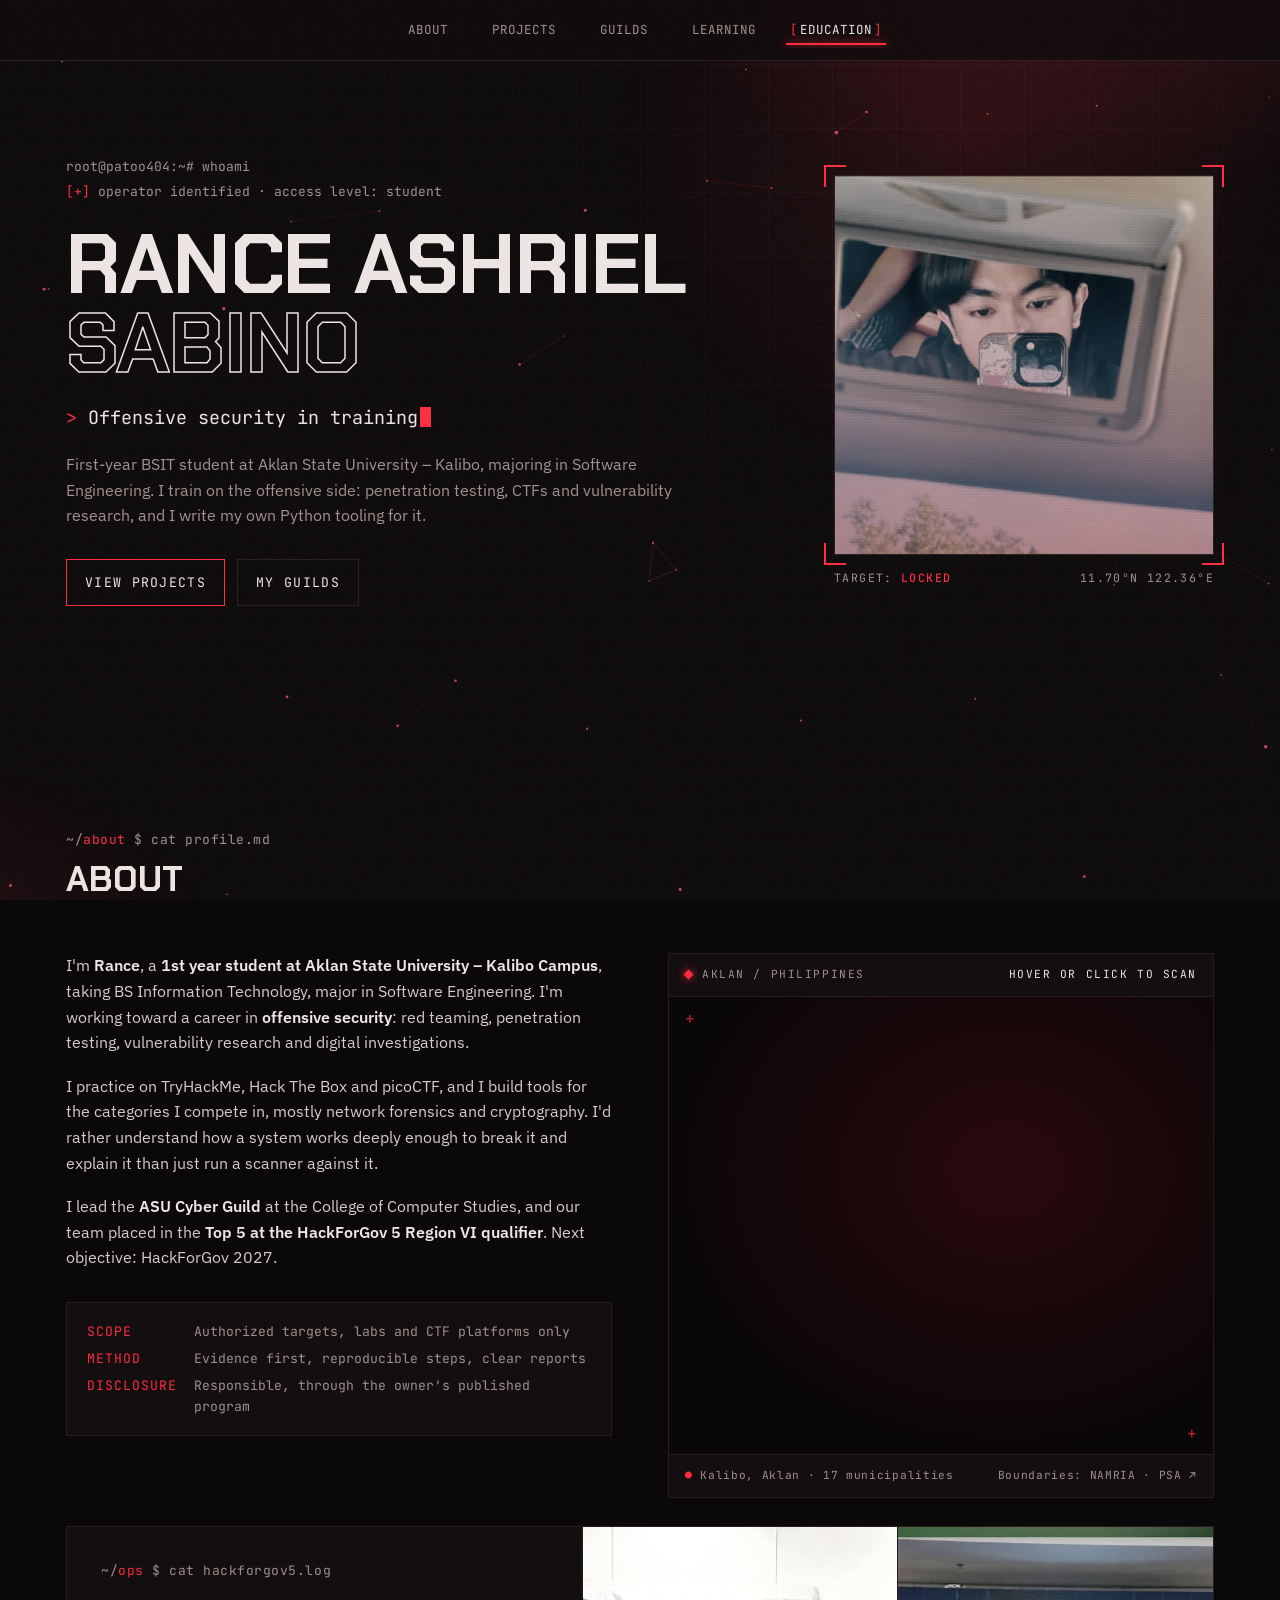
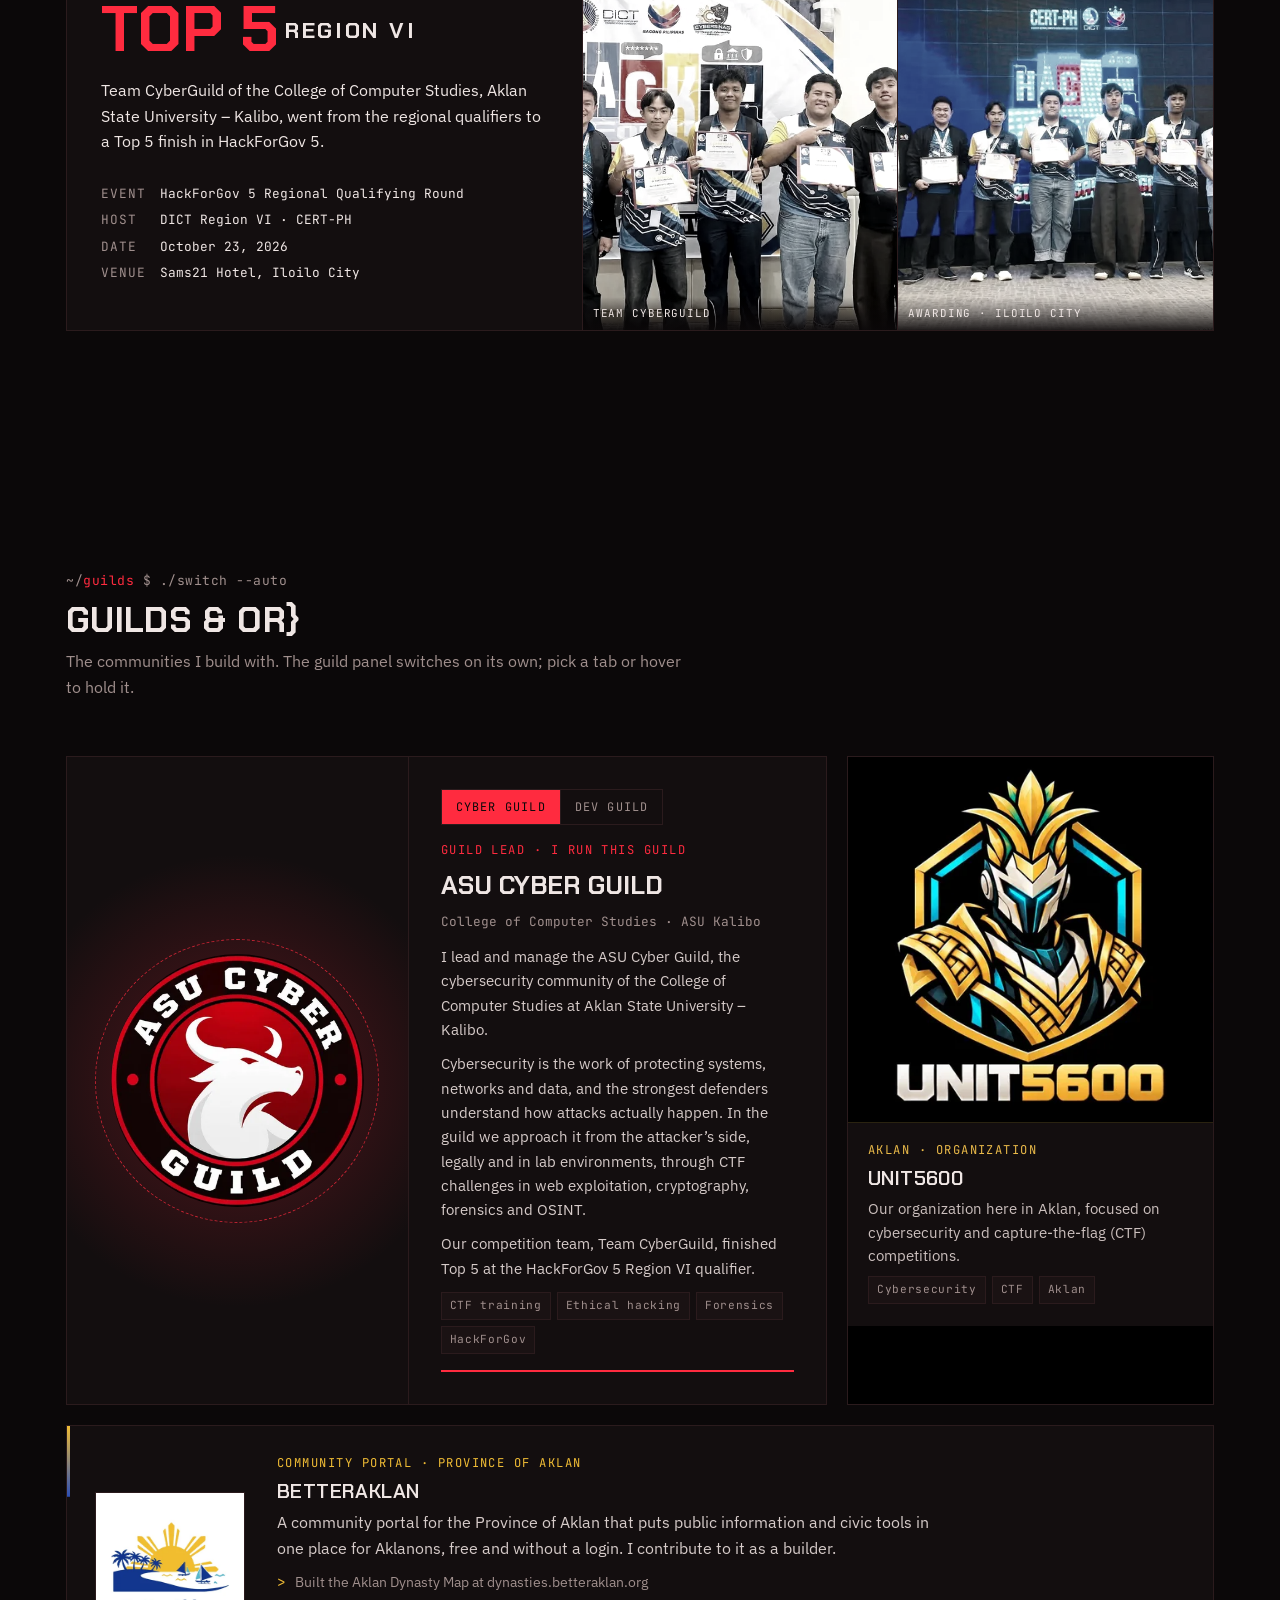
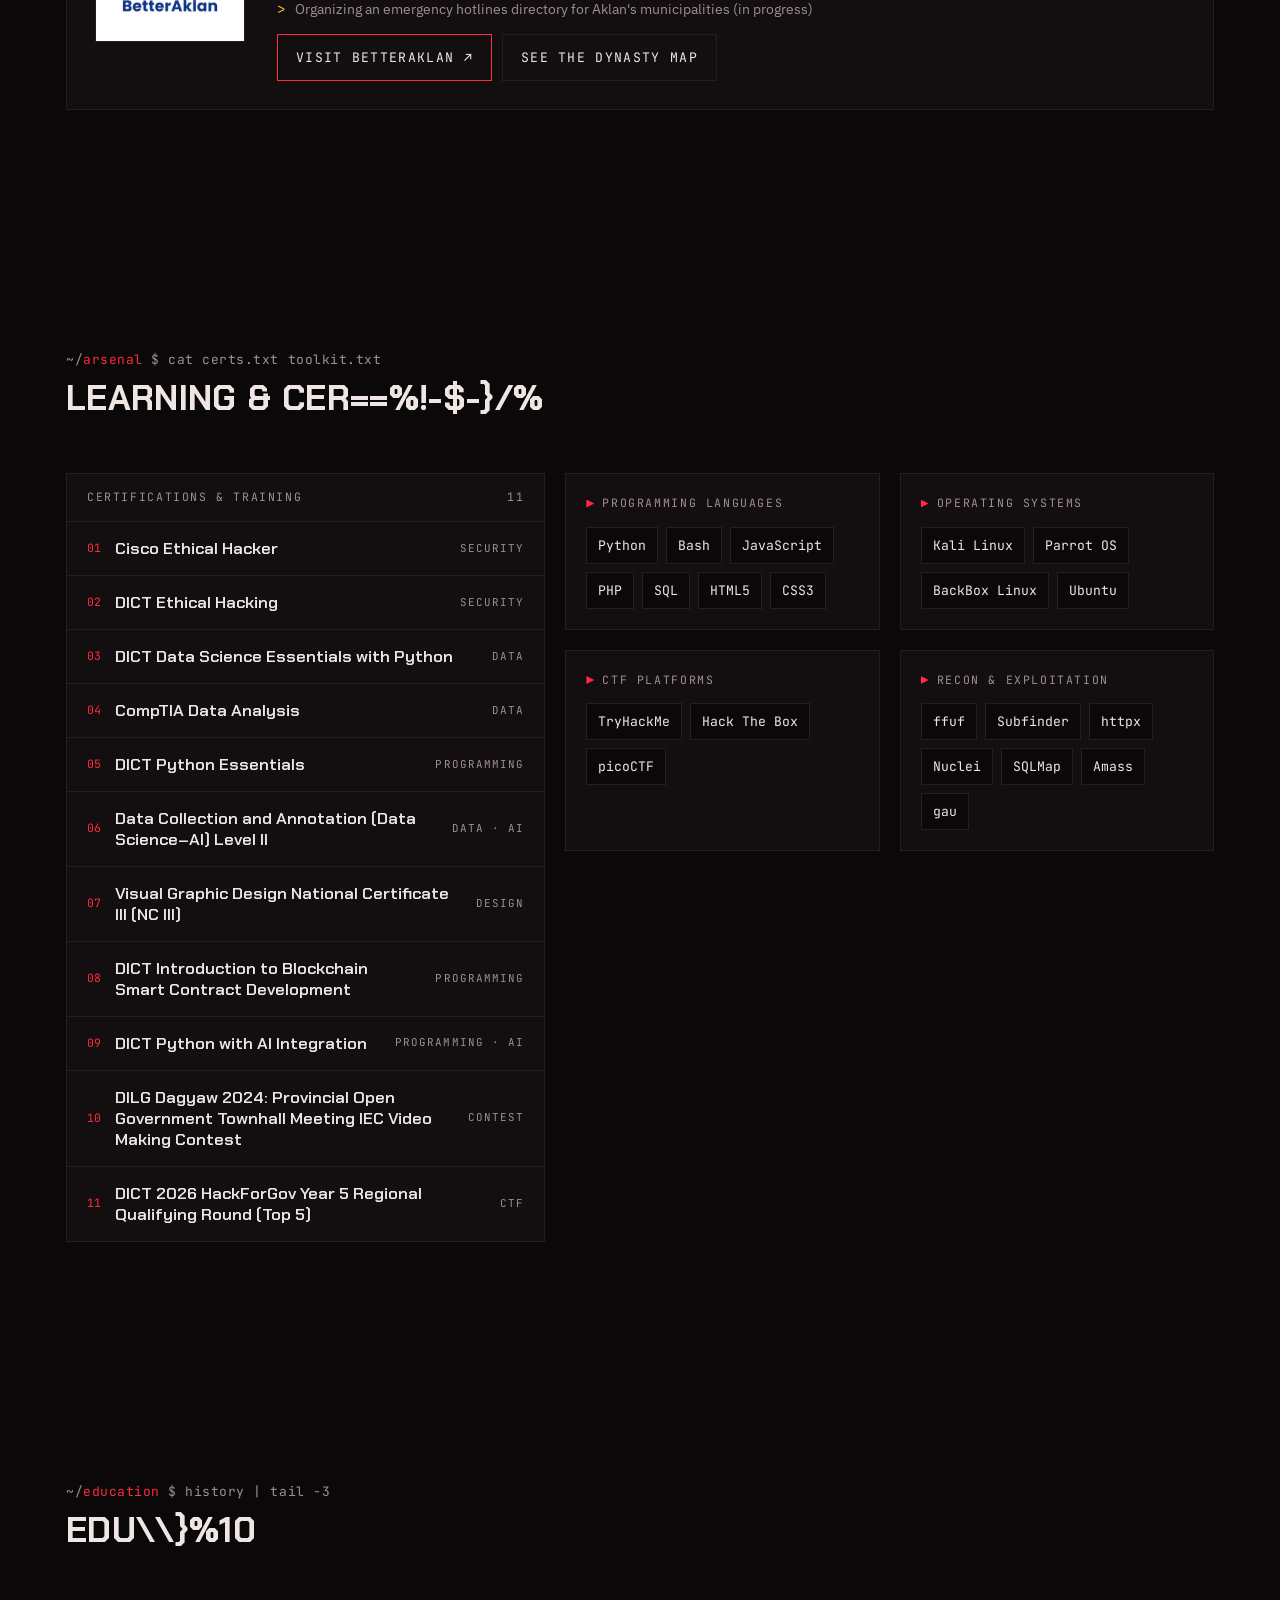
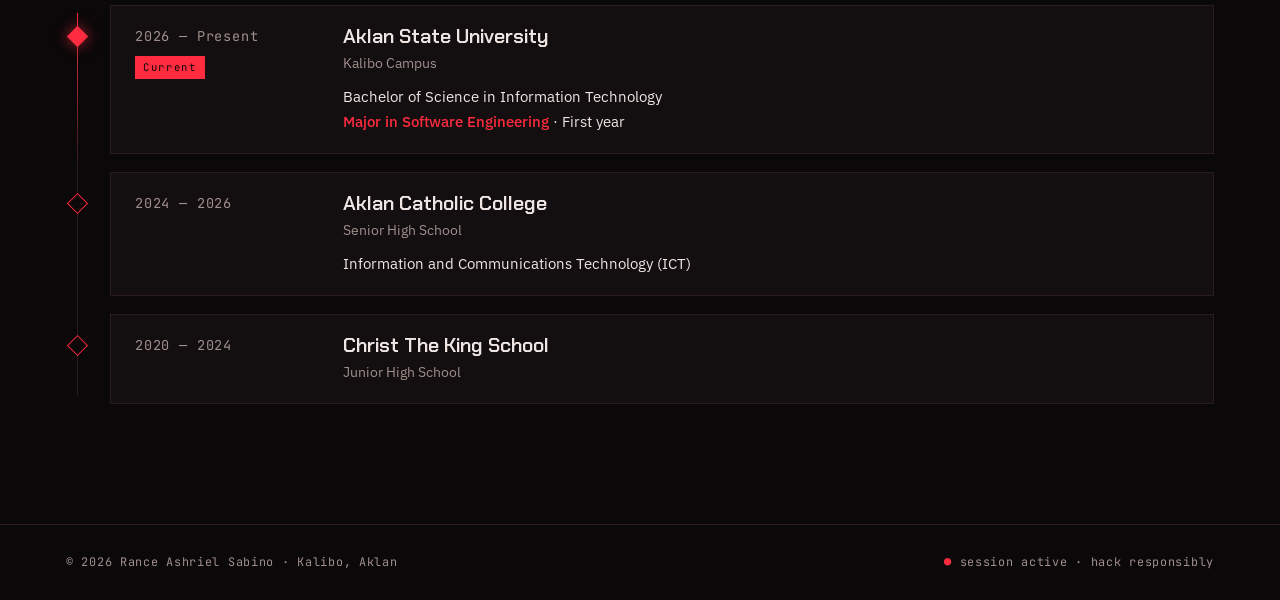
<file: index.html>
<!doctype html>
<html lang="en">
<head>
<meta charset="utf-8">
<meta name="viewport" content="width=device-width, initial-scale=1, viewport-fit=cover">
<title>Rance Sabino Portfolio</title>
<meta name="description" content="Portfolio of Rance Ashriel Sabino, 1st year BSIT student at Aklan State University – Kalibo Campus focused on offensive security, CTFs and building security tools.">
<meta name="theme-color" content="#0b0809">
<meta property="og:title" content="Rance Ashriel Sabino">
<meta property="og:url" content="https://azzzriieell00.github.io/">
<meta property="og:type" content="website">
<meta property="og:description" content="Offensive security in training. Projects, guilds, certifications and education.">
<meta property="og:image" content="https://azzzriieell00.github.io/assets/profile.webp">
<link rel="icon" href="data:image/svg+xml,%3Csvg xmlns='http://www.w3.org/2000/svg' viewBox='0 0 32 32'%3E%3Crect width='32' height='32' fill='%230b0809'/%3E%3Cpath d='M6 9l8 7-8 7' fill='none' stroke='%23ff2b3f' stroke-width='3'/%3E%3Crect x='16' y='21' width='10' height='3' fill='%23ff2b3f'/%3E%3C/svg%3E">
<link rel="preconnect" href="https://fonts.googleapis.com">
<link rel="preconnect" href="https://fonts.gstatic.com" crossorigin>
<link rel="stylesheet" href="https://fonts.googleapis.com/css2?family=Chakra+Petch:wght@500;600;700&family=IBM+Plex+Sans:wght@400;500;600&family=JetBrains+Mono:wght@400;500;700&display=swap">
<style>
/* Layout: operator console. Sticky command bar, two-column hero with a targeted
   operator photo, then stacked sections addressed like files on a box. Single dark theme by choice. */
:root{
  --bg:#0b0809;          /* near-black, red-biased */
  --surface:#130e0f;
  --surface-2:#1a1213;
  --line:#2b1b1d;
  --fg:#efe6e4;
  --muted:#a08f8d;
  --red:#ff2b3f;         /* engagement red */
  --red-deep:#7d0d18;
  --ice:#8ff6ff;         /* only used for chromatic split */
  --guild:var(--red);
  --f-display:"Chakra Petch","Rajdhani","Arial Narrow",system-ui,sans-serif;
  --f-body:"IBM Plex Sans",system-ui,-apple-system,"Segoe UI",sans-serif;
  --f-mono:"JetBrains Mono",ui-monospace,"SFMono-Regular",Consolas,monospace;
  --step--1:.8125rem; --step-0:1rem; --step-1:1.25rem; --step-2:1.6rem; --step-3:2.2rem; --step-4:clamp(2.5rem,7vw,5.2rem);
  color-scheme:dark;
}
*{box-sizing:border-box}
html{scroll-behavior:smooth;background:var(--bg)}
body{margin:0;background:var(--bg);color:var(--fg);font-family:var(--f-body);font-size:var(--step-0);line-height:1.6;overflow-x:hidden}
body::before{content:"";position:fixed;inset:0 0 auto;height:env(safe-area-inset-top,0px);z-index:60;background:var(--bg)}
a{color:inherit}
::selection{background:var(--red);color:#0b0809}
:focus-visible{outline:2px solid var(--red);outline-offset:3px}
img{max-width:100%;display:block}

/* ---------- atmosphere ---------- */
.fx{position:fixed;inset:0;pointer-events:none;z-index:0}
.fx-grid{background:
  linear-gradient(var(--line) 1px,transparent 1px) 0 0/64px 64px,
  linear-gradient(90deg,var(--line) 1px,transparent 1px) 0 0/64px 64px;
  opacity:.35;mask-image:radial-gradient(ellipse at 70% 10%,#000 0%,transparent 70%);-webkit-mask-image:radial-gradient(ellipse at 70% 10%,#000 0%,transparent 70%)}
.fx-glow{background:radial-gradient(800px 500px at 85% -10%,rgba(255,43,63,.16),transparent 60%),radial-gradient(600px 400px at -10% 110%,rgba(125,13,24,.25),transparent 60%)}
.fx-scan{z-index:70;background:repeating-linear-gradient(to bottom,rgba(255,255,255,.035) 0 1px,transparent 1px 3px);mix-blend-mode:overlay}
.fx-noise{z-index:71;opacity:.06;background-image:url("data:image/svg+xml;utf8,<svg xmlns='http://www.w3.org/2000/svg' width='160' height='160'><filter id='n'><feTurbulence type='fractalNoise' baseFrequency='.9' numOctaves='2' stitchTiles='stitch'/></filter><rect width='100%' height='100%' filter='url(%23n)'/></svg>");animation:grain .6s steps(4) infinite}
@keyframes grain{0%{transform:translate(0,0)}25%{transform:translate(-3%,2%)}50%{transform:translate(2%,-3%)}75%{transform:translate(-2%,-1%)}100%{transform:translate(0,0)}}
.fx-sweep{z-index:72;height:120px;inset:auto 0 auto 0;top:-120px;background:linear-gradient(to bottom,transparent,rgba(255,43,63,.05),transparent);animation:sweep 7s linear infinite}
@keyframes sweep{to{transform:translateY(calc(100vh + 240px))}}

/* page-wide tear, fired by JS */
.tear{position:fixed;inset:0;pointer-events:none;z-index:80;display:none}
.tear i{position:absolute;left:0;right:0;background:var(--red);mix-blend-mode:screen;opacity:.0}
body.tearing .tear{display:block}
body.tearing .tear i{animation:tearbar .22s steps(3) both}
body.tearing main,body.tearing .bar{animation:jolt .22s steps(3) both}
@keyframes tearbar{0%{opacity:.55;transform:translateX(-8%)}50%{opacity:.25;transform:translateX(6%)}100%{opacity:0;transform:none}}
@keyframes jolt{0%{transform:translate(3px,0) skewX(-1deg);filter:drop-shadow(-3px 0 rgba(255,43,63,.8)) drop-shadow(3px 0 rgba(143,246,255,.5))}
  50%{transform:translate(-4px,1px);filter:hue-rotate(-12deg)}100%{transform:none;filter:none}}

/* ---------- command bar ---------- */
.bar{position:sticky;top:env(safe-area-inset-top,0px);z-index:50;background:rgba(11,8,9,.82);backdrop-filter:blur(10px);-webkit-backdrop-filter:blur(10px);border-bottom:1px solid var(--line)}
.bar-in{max-width:1180px;margin:0 auto;display:flex;align-items:center;gap:20px;min-height:60px;
  padding-left:max(16px,env(safe-area-inset-left,0px));padding-right:max(16px,env(safe-area-inset-right,0px))}
.mark{font-family:var(--f-mono);font-weight:700;font-size:.9rem;letter-spacing:.06em;text-decoration:none;display:flex;align-items:center;gap:10px;white-space:nowrap}
.mark b{color:var(--red)}
.dot{width:8px;height:8px;border-radius:50%;background:var(--red);box-shadow:0 0 0 0 rgba(255,43,63,.6);animation:ping 1.8s infinite}
@keyframes ping{70%{box-shadow:0 0 0 8px rgba(255,43,63,0)}100%{box-shadow:0 0 0 0 rgba(255,43,63,0)}}
.nav{display:flex;gap:4px;overflow-x:auto;scrollbar-width:none;min-width:0}
.nav::-webkit-scrollbar{display:none}
.nav a{font-family:var(--f-mono);font-size:.78rem;letter-spacing:.08em;text-transform:uppercase;text-decoration:none;color:var(--muted);padding:8px 10px;white-space:nowrap;position:relative;transition:color .2s}
.nav a::before{content:"[";opacity:0;color:var(--red);margin-right:2px;transition:opacity .2s}
.nav a::after{content:"]";opacity:0;color:var(--red);margin-left:2px;transition:opacity .2s}
.nav a:hover,.nav a.on{color:var(--fg)}
.nav a:hover::before,.nav a:hover::after,.nav a.on::before,.nav a.on::after{opacity:1}

/* ---------- layout ---------- */
main{position:relative;z-index:1}
.wrap{max-width:1180px;margin:0 auto;padding-left:max(16px,env(safe-area-inset-left,0px));padding-right:max(16px,env(safe-area-inset-right,0px))}
section{padding-block:clamp(64px,10vw,120px)}
.sec-head{display:flex;flex-direction:column;gap:10px;margin-bottom:clamp(32px,5vw,56px)}
.path{font-family:var(--f-mono);font-size:var(--step--1);color:var(--muted);letter-spacing:.04em}
.path em{font-style:normal;color:var(--red)}
h1,h2,h3{font-family:var(--f-display);margin:0;text-wrap:balance;line-height:1.05}
h2{font-size:var(--step-3);font-weight:700;letter-spacing:.01em;text-transform:uppercase}
h3{font-size:var(--step-1);font-weight:600}
p{margin:0}
.lede{color:var(--muted);max-width:62ch}

/* ---------- glitch text ---------- */
.glitch{position:relative;display:inline-block}
.glitch::before,.glitch::after{content:attr(data-text);position:absolute;inset:0;pointer-events:none;opacity:0}
.glitch::before{color:var(--red);transform:translate(-3px,0);clip-path:inset(0 0 60% 0)}
.glitch::after{color:var(--ice);transform:translate(3px,0);clip-path:inset(55% 0 0 0);mix-blend-mode:screen}
.glitch.idle::before{animation:gA 4.2s infinite steps(1)}
.glitch.idle::after{animation:gB 4.2s infinite steps(1)}
.glitch.burst::before{animation:gBurstA .42s steps(1) both}
.glitch.burst::after{animation:gBurstB .42s steps(1) both}
.glitch.burst{animation:gShift .42s steps(1) both}
@keyframes gA{0%,88%,100%{opacity:0}89%{opacity:1;clip-path:inset(10% 0 70% 0);transform:translate(-4px,0)}91%{opacity:1;clip-path:inset(62% 0 8% 0);transform:translate(5px,0)}93%{opacity:1;clip-path:inset(35% 0 40% 0);transform:translate(-2px,0)}95%{opacity:0}}
@keyframes gB{0%,88%,100%{opacity:0}90%{opacity:.9;clip-path:inset(70% 0 5% 0);transform:translate(4px,0)}92%{opacity:.9;clip-path:inset(5% 0 75% 0);transform:translate(-5px,0)}94%{opacity:.9;clip-path:inset(45% 0 30% 0);transform:translate(3px,0)}96%{opacity:0}}
@keyframes gBurstA{0%{opacity:1;clip-path:inset(0 0 80% 0);transform:translate(-6px,0)}20%{clip-path:inset(40% 0 35% 0);transform:translate(7px,0)}40%{clip-path:inset(75% 0 2% 0);transform:translate(-3px,0)}60%{clip-path:inset(15% 0 55% 0);transform:translate(5px,0)}80%{clip-path:inset(55% 0 25% 0);transform:translate(-8px,0)}100%{opacity:0}}
@keyframes gBurstB{0%{opacity:.9;clip-path:inset(70% 0 0 0);transform:translate(6px,0)}25%{clip-path:inset(10% 0 70% 0);transform:translate(-7px,0)}50%{clip-path:inset(48% 0 30% 0);transform:translate(4px,0)}75%{clip-path:inset(25% 0 50% 0);transform:translate(-4px,0)}100%{opacity:0}}
@keyframes gShift{0%{transform:skewX(0)}20%{transform:skewX(-6deg) translateX(2px)}40%{transform:skewX(4deg)}60%{transform:translateX(-3px)}100%{transform:none}}

/* ---------- hero ---------- */
.hero{padding-block:clamp(48px,8vw,96px) clamp(56px,9vw,104px)}
.hero-grid{display:grid;grid-template-columns:minmax(0,1.25fr) minmax(0,.75fr);gap:clamp(32px,6vw,72px);align-items:center}
.term{font-family:var(--f-mono);font-size:var(--step--1);color:var(--muted);display:flex;flex-direction:column;gap:4px;margin-bottom:22px}
.term .ok{color:var(--red)}
.name{font-size:var(--step-4);font-weight:700;letter-spacing:-.01em;text-transform:uppercase;line-height:.95}
.name .glitch{display:block}
.name .thin{color:transparent;-webkit-text-stroke:1.5px var(--fg)}
.role{margin-top:20px;font-family:var(--f-mono);font-size:clamp(.95rem,2.2vw,1.15rem);color:var(--fg);min-height:1.7em}
.role .pfx{color:var(--red)}
.caret{display:inline-block;width:.6em;height:1.1em;vertical-align:-.18em;background:var(--red);margin-left:2px;animation:blink 1s steps(1) infinite}
@keyframes blink{50%{opacity:0}}
.hero p.lede{margin-top:18px}
.cta{display:flex;flex-wrap:wrap;gap:12px;margin-top:30px}
.btn{font-family:var(--f-mono);font-size:.82rem;letter-spacing:.1em;text-transform:uppercase;text-decoration:none;padding:12px 18px;border:1px solid var(--red);color:var(--fg);position:relative;overflow:hidden;transition:color .25s,box-shadow .25s,translate .25s cubic-bezier(.2,.8,.2,1);isolation:isolate}
.btn::before{content:"";position:absolute;inset:0;background:var(--red);transform:translateX(-101%);transition:transform .3s cubic-bezier(.7,0,.2,1);z-index:-1}
.btn:hover{color:#0b0809;box-shadow:-3px 0 0 rgba(143,246,255,.6),3px 0 0 rgba(255,43,63,.6)}
.btn:hover::before{transform:none}
.btn.ghost{border-color:var(--line)}
.btn.ghost:hover{border-color:var(--red)}

/* operator photo */
.op{position:relative;justify-self:end;width:min(380px,100%)}
.frame{position:relative;aspect-ratio:1;max-width:100%;overflow:hidden;background:var(--surface);border:1px solid var(--line)}
.frame .layer{position:absolute;inset:0;background:var(--src) center/cover no-repeat}
.frame .base{filter:grayscale(.55) contrast(1.1) brightness(.9);transition:filter .35s}
.frame .tint{background:linear-gradient(180deg,rgba(255,43,63,.05),rgba(125,13,24,.45));mix-blend-mode:multiply}
.frame .r,.frame .c{opacity:0;mix-blend-mode:screen}
.frame .r{filter:sepia(1) saturate(8) hue-rotate(-40deg) brightness(.9)}
.frame .c{filter:sepia(1) saturate(5) hue-rotate(140deg) brightness(.9)}
.op:hover .base,.op.burst .base{filter:grayscale(0) contrast(1.15)}
.op:hover .r,.op.burst .r{animation:sliceR .9s steps(1) infinite}
.op:hover .c,.op.burst .c{animation:sliceC .9s steps(1) infinite}
@keyframes sliceR{0%{opacity:.8;clip-path:inset(8% 0 78% 0);transform:translate(-10px,0)}20%{clip-path:inset(40% 0 44% 0);transform:translate(12px,0)}40%{clip-path:inset(66% 0 20% 0);transform:translate(-6px,0)}60%{clip-path:inset(22% 0 62% 0);transform:translate(8px,0)}80%{clip-path:inset(84% 0 4% 0);transform:translate(-12px,0)}100%{opacity:0}}
@keyframes sliceC{0%{opacity:.6;clip-path:inset(52% 0 34% 0);transform:translate(9px,0)}25%{clip-path:inset(12% 0 74% 0);transform:translate(-11px,0)}50%{clip-path:inset(74% 0 12% 0);transform:translate(6px,0)}75%{clip-path:inset(30% 0 56% 0);transform:translate(-7px,0)}100%{opacity:0}}
.frame-wrap{position:relative}
.reticle{position:absolute;inset:-10px;pointer-events:none}
.reticle i{position:absolute;width:22px;height:22px;border-color:var(--red);border-style:solid;transition:transform .35s cubic-bezier(.7,0,.2,1)}
.reticle i:nth-child(1){top:0;left:0;border-width:2px 0 0 2px}
.reticle i:nth-child(2){top:0;right:0;border-width:2px 2px 0 0}
.reticle i:nth-child(3){bottom:0;left:0;border-width:0 0 2px 2px}
.reticle i:nth-child(4){bottom:0;right:0;border-width:0 2px 2px 0}
.op:hover .reticle i:nth-child(1){transform:translate(12px,12px)}
.op:hover .reticle i:nth-child(2){transform:translate(-12px,12px)}
.op:hover .reticle i:nth-child(3){transform:translate(12px,-12px)}
.op:hover .reticle i:nth-child(4){transform:translate(-12px,-12px)}
.cross{position:absolute;left:50%;top:50%;width:46px;height:46px;transform:translate(-50%,-50%) scale(.6);border:1px solid var(--red);border-radius:50%;opacity:0;transition:.35s}
.cross::before,.cross::after{content:"";position:absolute;background:var(--red)}
.cross::before{left:50%;top:-10px;bottom:-10px;width:1px}
.cross::after{top:50%;left:-10px;right:-10px;height:1px}
.op:hover .cross{opacity:.85;transform:translate(-50%,-50%) scale(1)}
.op-tag{display:flex;justify-content:space-between;gap:12px;margin-top:14px;font-family:var(--f-mono);font-size:.72rem;letter-spacing:.12em;text-transform:uppercase;color:var(--muted)}
.op-tag b{color:var(--red);font-weight:500}

/* ---------- about ---------- */
.about-grid{display:grid;grid-template-columns:minmax(0,1fr) minmax(0,1fr);gap:clamp(28px,5vw,56px);align-items:start}
.about-copy{display:flex;flex-direction:column;gap:18px;max-width:62ch}
.about-copy p{color:#d6cbc9}
.about-copy strong{color:var(--fg);font-weight:600}
.roe{border:1px solid var(--line);background:var(--surface);padding:18px 20px;font-family:var(--f-mono);font-size:.82rem;display:grid;grid-template-columns:auto 1fr;gap:6px 16px}
.roe dt{color:var(--red);letter-spacing:.08em;text-transform:uppercase}
.roe dd{margin:0;color:var(--muted)}
.base-card{border:1px solid var(--line);background:var(--surface)}
.base-card .hd,.base-card .ft{display:flex;justify-content:space-between;gap:12px;padding:12px 16px;font-family:var(--f-mono);font-size:.7rem;letter-spacing:.14em;text-transform:uppercase;color:var(--muted)}
.base-card .hd{border-bottom:1px solid var(--line)}
.base-card .ft{border-top:1px solid var(--line);letter-spacing:.06em;text-transform:none}
.base-card .ft b{color:var(--red);font-weight:500}
.base-card img{width:100%;height:auto;transition:filter .4s}
.base-card:hover img{filter:saturate(1.4) brightness(1.1)}

/* ---------- cards (projects) ---------- */
.cards{display:grid;grid-template-columns:repeat(3,minmax(0,1fr));gap:20px}
.card{position:relative;border:1px solid var(--line);background:var(--surface);padding:24px;display:flex;flex-direction:column;gap:14px;overflow:hidden;transition:transform .3s cubic-bezier(.2,.8,.2,1),border-color .3s,box-shadow .3s}
.card::after{content:"";position:absolute;left:0;right:0;top:-40%;height:40%;background:linear-gradient(to bottom,transparent,rgba(255,43,63,.12),transparent);transform:translateY(0);opacity:0;pointer-events:none}
.card:hover{border-color:var(--red);box-shadow:-4px 4px 0 rgba(143,246,255,.12),4px -4px 0 rgba(255,43,63,.18),0 24px 40px -20px rgba(255,43,63,.35)}
.card:hover::after{opacity:1;animation:cardscan 1.1s linear infinite}
@keyframes cardscan{to{transform:translateY(350%)}}
.card .corner{position:absolute;width:14px;height:14px;border-color:var(--red);border-style:solid;opacity:0;transition:.3s}
.card .corner.tl{top:8px;left:8px;border-width:1px 0 0 1px}
.card .corner.br{bottom:8px;right:8px;border-width:0 1px 1px 0}
.card:hover .corner{opacity:1}
.card:hover .corner.tl{top:5px;left:5px}
.card:hover .corner.br{bottom:5px;right:5px}
.card-top{display:flex;justify-content:space-between;align-items:center;gap:10px;font-family:var(--f-mono);font-size:.72rem;letter-spacing:.1em;text-transform:uppercase;color:var(--muted)}
.status{display:inline-flex;align-items:center;gap:6px;padding:3px 8px;border:1px solid var(--line);white-space:nowrap}
.status::before{content:"";width:6px;height:6px;border-radius:50%;background:currentColor}
.status.live{color:var(--red);border-color:rgba(255,43,63,.4)}
.status.dev{color:#e7b14a;border-color:rgba(231,177,74,.35)}
.card h3{font-family:var(--f-mono);font-size:1.05rem;font-weight:700;letter-spacing:.02em;word-break:break-word}
.card:hover h3{text-shadow:-2px 0 rgba(255,43,63,.8),2px 0 rgba(143,246,255,.5)}
.card p{color:#cbbfbd;font-size:.95rem}
.card ul{margin:0;padding:0;list-style:none;display:flex;flex-direction:column;gap:6px;font-size:.88rem;color:var(--muted)}
.card li{padding-left:18px;position:relative}
.card li::before{content:">";position:absolute;left:0;color:var(--red);font-family:var(--f-mono)}
.tags{display:flex;flex-wrap:wrap;gap:6px;margin-top:auto;padding-top:6px}
.tag{font-family:var(--f-mono);font-size:.7rem;letter-spacing:.06em;padding:4px 8px;background:var(--surface-2);color:var(--muted);border:1px solid var(--line)}

/* ---------- field record ---------- */
.record{margin-top:28px;display:grid;grid-template-columns:minmax(0,.9fr) minmax(0,1.1fr);border:1px solid var(--line);background:var(--surface)}
.record-copy{padding:clamp(22px,3vw,34px);display:flex;flex-direction:column;gap:16px;border-right:1px solid var(--line)}
.rank{font-family:var(--f-display);font-size:clamp(2.6rem,6vw,4rem);font-weight:700;line-height:1;color:var(--red)}
.rank small{font-size:.35em;color:var(--fg);letter-spacing:.12em;margin-left:6px;vertical-align:.6em}
.meta{display:grid;grid-template-columns:auto 1fr;gap:6px 14px;font-family:var(--f-mono);font-size:.8rem}
.meta dt{color:var(--muted);text-transform:uppercase;letter-spacing:.08em}
.meta dd{margin:0}
.shots{display:grid;grid-template-columns:1fr 1fr;gap:1px;background:var(--line)}
.shot{position:relative;overflow:hidden;background:var(--bg);margin:0}
.shot img{width:100%;height:100%;object-fit:cover;aspect-ratio:4/3;filter:grayscale(.7) contrast(1.05);transition:filter .4s,transform .6s}
.shot:hover img{filter:none;transform:scale(1.04)}
.shot figcaption{position:absolute;left:0;bottom:0;right:0;padding:8px 10px;font-family:var(--f-mono);font-size:.68rem;letter-spacing:.08em;text-transform:uppercase;background:linear-gradient(transparent,rgba(11,8,9,.9))}

/* ---------- guild switcher ---------- */
.guilds{display:grid;grid-template-columns:minmax(0,1.35fr) minmax(0,.65fr);gap:20px}
.switcher{border:1px solid var(--line);background:var(--surface);display:grid;grid-template-columns:minmax(0,.9fr) minmax(0,1.1fr);transition:border-color .5s;position:relative}
.switcher:hover{border-color:color-mix(in srgb,var(--guild) 60%,var(--line))}
.stage{position:relative;display:grid;place-items:center;padding:clamp(24px,4vw,40px);border-right:1px solid var(--line);overflow:hidden}
.stage::before{content:"";position:absolute;inset:0;background:radial-gradient(circle at 50% 50%,color-mix(in srgb,var(--guild) 28%,transparent),transparent 62%);transition:background .6s}
.logo{position:relative;width:min(260px,100%);aspect-ratio:1;max-width:100%}
.logo .ring{position:absolute;inset:-12px;border-radius:50%;border:1px dashed color-mix(in srgb,var(--guild) 70%,transparent);animation:spin 18s linear infinite;transition:border-color .6s}
@keyframes spin{to{transform:rotate(360deg)}}
.logo .lyr{position:absolute;inset:0;border-radius:50%;background:var(--src) center/var(--zoom,104%) no-repeat;clip-path:circle(48.6% at 50% 50%)}
.logo .lr,.logo .lc{opacity:0;mix-blend-mode:screen}
.logo .lr{filter:sepia(1) saturate(9) hue-rotate(-40deg)}
.logo .lc{filter:sepia(1) saturate(6) hue-rotate(140deg)}
.logo:hover .lmain{transform:scale(1.04) rotate(-2deg)}
.logo .lmain{transition:transform .5s cubic-bezier(.2,.8,.2,1)}
.switcher.switching .lmain{animation:logoTear .5s steps(1) both}
.switcher.switching .lr{animation:sliceR .5s steps(1) both}
.switcher.switching .lc{animation:sliceC .5s steps(1) both}
@keyframes logoTear{0%{clip-path:polygon(0 0,100% 0,100% 30%,0 30%,0 34%,100% 34%,100% 100%,0 100%);transform:translateX(-8px) skewX(8deg)}
  20%{transform:translateX(10px) scale(1.06);filter:brightness(1.6) contrast(1.4)}
  40%{clip-path:inset(20% 0 0 0);transform:translateX(-4px)}
  60%{clip-path:circle(48.6% at 50% 50%);transform:translateX(6px) skewX(-6deg);filter:invert(1) hue-rotate(180deg)}
  80%{transform:translateX(-2px);filter:none}100%{transform:none;clip-path:circle(48.6% at 50% 50%)}}
.panel{padding:clamp(22px,3vw,32px);display:flex;flex-direction:column;gap:16px;min-width:0}
.tabs{display:flex;gap:0;border:1px solid var(--line);align-self:flex-start;flex-wrap:wrap}
.tab{font-family:var(--f-mono);font-size:.74rem;letter-spacing:.1em;text-transform:uppercase;background:none;border:0;color:var(--muted);padding:9px 14px;cursor:pointer;position:relative}
.tab+.tab{border-left:1px solid var(--line)}
.tab[aria-selected="true"]{color:#0b0809;background:var(--guild)}
.tab:hover:not([aria-selected="true"]){color:var(--fg)}
.g-role{font-family:var(--f-mono);font-size:.76rem;letter-spacing:.12em;text-transform:uppercase;color:var(--guild);transition:color .5s}
.g-name{font-size:var(--step-2);font-weight:700;text-transform:uppercase}
.g-motto{font-family:var(--f-mono);font-size:.8rem;color:var(--muted)}
.g-desc{color:#d6cbc9;display:flex;flex-direction:column;gap:10px;font-size:.95rem}
.g-points{display:flex;flex-wrap:wrap;gap:6px}
.progress{height:2px;background:var(--line);margin-top:auto;position:relative;overflow:hidden}
.progress span{position:absolute;inset:0;background:var(--guild);transform-origin:left;transform:scaleX(0)}
.progress.run span{animation:prog 7s linear forwards}
@media (hover:hover){.switcher:hover .progress span{animation-play-state:paused}}
@keyframes prog{to{transform:scaleX(1)}}

.unit{position:relative;border:1px solid var(--line);background:#000;display:flex;flex-direction:column;overflow:hidden;transition:border-color .3s,transform .3s}
.unit:hover{border-color:#e9b949}
.unit-img{position:relative;aspect-ratio:1;max-width:100%}
.unit-img .lyr{position:absolute;inset:0;background:var(--src) center/cover no-repeat}
.unit-img .lr,.unit-img .lc{opacity:0;mix-blend-mode:screen}
.unit-img .lr{filter:sepia(1) saturate(9) hue-rotate(-40deg)}
.unit-img .lc{filter:sepia(1) saturate(6) hue-rotate(140deg)}
.unit:hover .lr{animation:sliceR 1.1s steps(1) infinite}
.unit:hover .lc{animation:sliceC 1.1s steps(1) infinite}
.unit-copy{padding:18px 20px 22px;display:flex;flex-direction:column;gap:8px;border-top:1px solid #2a2310;background:var(--surface)}
.unit-copy .g-role{color:#e9b949}
.unit-copy h3{text-transform:uppercase;letter-spacing:.02em}
.unit-copy p{color:#cbbfbd;font-size:.92rem}

/* ---------- arsenal ---------- */
.ars{display:grid;grid-template-columns:minmax(0,.85fr) minmax(0,1.15fr);gap:20px;align-items:start}
.certs{border:1px solid var(--line);background:var(--surface)}
.certs-hd{padding:14px 20px;border-bottom:1px solid var(--line);font-family:var(--f-mono);font-size:.72rem;letter-spacing:.14em;text-transform:uppercase;color:var(--muted);display:flex;justify-content:space-between}
.cert{display:grid;grid-template-columns:auto 1fr auto;gap:14px;align-items:center;padding:16px 20px;border-bottom:1px solid var(--line);position:relative;transition:background .25s,padding .25s}
.cert:last-child{border-bottom:0}
.cert::before{content:"";position:absolute;left:0;top:0;bottom:0;width:2px;background:var(--red);transform:scaleY(0);transition:transform .25s}
.cert:hover{background:var(--surface-2);padding-left:26px}
.cert:hover::before{transform:scaleY(1)}
.cert .ix{font-family:var(--f-mono);font-size:.72rem;color:var(--red)}
.cert .nm{font-family:var(--f-display);font-weight:600;font-size:1.05rem;line-height:1.25}
.cert .is{font-family:var(--f-mono);font-size:.68rem;letter-spacing:.1em;text-transform:uppercase;color:var(--muted);white-space:nowrap}
.kits{display:grid;grid-template-columns:repeat(2,minmax(0,1fr));gap:20px}
.kit{border:1px solid var(--line);background:var(--surface);padding:20px;display:flex;flex-direction:column;gap:14px;transition:border-color .3s}
.kit:hover{border-color:rgba(255,43,63,.5)}
.kit-hd{font-family:var(--f-mono);font-size:.72rem;letter-spacing:.14em;text-transform:uppercase;color:var(--muted);display:flex;align-items:center;gap:8px}
.kit-hd::before{content:"";width:8px;height:8px;background:var(--red);clip-path:polygon(0 0,100% 50%,0 100%)}
.chips{display:flex;flex-wrap:wrap;gap:8px}
.chip{font-family:var(--f-mono);font-size:.82rem;padding:7px 11px;border:1px solid var(--line);background:var(--bg);cursor:default;position:relative;transition:color .2s,border-color .2s,transform .2s,box-shadow .2s}
.chip:hover{color:var(--red);border-color:var(--red);transform:translateY(-2px);box-shadow:-2px 0 0 rgba(143,246,255,.5),2px 0 0 rgba(255,43,63,.6)}

/* ---------- education ---------- */
.timeline{list-style:none;margin:0;padding:0;position:relative;display:flex;flex-direction:column;gap:18px}
.timeline::before{content:"";position:absolute;left:11px;top:8px;bottom:8px;width:1px;background:linear-gradient(var(--red),var(--line) 40%,var(--line))}
.ed{position:relative;padding-left:44px}
.ed .node{position:absolute;left:4px;top:24px;width:15px;height:15px;border:1px solid var(--red);background:var(--bg);transform:rotate(45deg);transition:background .3s}
.ed.now .node{background:var(--red);box-shadow:0 0 14px rgba(255,43,63,.7)}
.ed:hover .node{background:var(--red)}
.ed-card{border:1px solid var(--line);background:var(--surface);padding:20px 24px;display:grid;grid-template-columns:minmax(0,180px) minmax(0,1fr);gap:8px 28px;transition:border-color .3s,transform .3s}
.ed:hover .ed-card{border-color:rgba(255,43,63,.55);transform:translateX(6px)}
.yr{font-family:var(--f-mono);font-size:.85rem;letter-spacing:.06em;font-variant-numeric:tabular-nums;color:var(--muted);display:flex;flex-direction:column;gap:8px;align-items:flex-start}
.now-pill{font-size:.66rem;letter-spacing:.16em;color:#0b0809;background:var(--red);padding:3px 8px}
.ed-body{display:flex;flex-direction:column;gap:4px}
.ed-body h3{font-size:var(--step-1)}
.ed-body .at{color:var(--muted);font-size:.9rem}
.ed-body .pg{margin-top:6px;font-size:.95rem}
.ed-body .pg b{color:var(--red);font-weight:500}

footer{border-top:1px solid var(--line);position:relative;z-index:1}
footer .wrap{padding-block:28px;display:flex;flex-wrap:wrap;justify-content:space-between;gap:12px;font-family:var(--f-mono);font-size:.74rem;color:var(--muted);letter-spacing:.06em}
footer b{color:var(--red);font-weight:500}

/* ---------- responsive ---------- */
@media (max-width:960px){
  .cards{grid-template-columns:repeat(2,minmax(0,1fr))}
  .cards .card:last-child{grid-column:1/-1}
  .guilds,.ars{grid-template-columns:minmax(0,1fr)}
  .unit{flex-direction:row}
  .unit-img{width:42%;flex:none}
  .unit-copy{border-top:0;border-left:1px solid #2a2310;justify-content:center}
}
@media (max-width:820px){
  .hero-grid,.about-grid,.record{grid-template-columns:minmax(0,1fr)}
  .op{justify-self:start;width:min(320px,100%)}
  .record-copy{border-right:0;border-bottom:1px solid var(--line)}
  .switcher{grid-template-columns:minmax(0,1fr)}
  .stage{border-right:0;border-bottom:1px solid var(--line)}
  .logo{width:min(220px,80%)}
}
@media (max-width:640px){
  .cards,.kits{grid-template-columns:minmax(0,1fr)}
  .cards .card:last-child{grid-column:auto}
  .unit{flex-direction:column}
  .unit-img{width:100%}
  .unit-copy{border-left:0;border-top:1px solid #2a2310}
  .ed-card{grid-template-columns:minmax(0,1fr)}
  .yr{flex-direction:row;align-items:center;flex-wrap:wrap}
  .shots{grid-template-columns:minmax(0,1fr)}
  .mark span.full{display:none}
  .cert{grid-template-columns:auto 1fr}
  .cert .is{grid-column:2}
}
@media (prefers-reduced-motion:reduce){
  *,*::before,*::after{animation:none!important;transition:none!important;scroll-behavior:auto!important}
  .caret{opacity:1}
}

/* ================= v2 · interaction layer ================= */
.fx-net,.fx-top{width:100%;height:100%;display:block}
.fx-net{z-index:0}
.fx-top{z-index:90}
.fx-spot{z-index:0;background:radial-gradient(560px circle at var(--mx,75%) var(--my,15%),rgba(255,43,63,.10),transparent 62%)}

/* command bar without mark */
.bar-in{justify-content:center}
.nav{margin:0 auto;position:relative}
.nav-ind{position:absolute;left:0;bottom:3px;height:2px;width:0;background:var(--red);box-shadow:0 0 10px var(--red);pointer-events:none;
  transition:transform .45s cubic-bezier(.7,0,.2,1),width .45s cubic-bezier(.7,0,.2,1)}
.scrollbar{position:absolute;left:0;right:0;bottom:-1px;height:1px;pointer-events:none}
.scrollbar span{display:block;height:100%;background:linear-gradient(90deg,var(--red-deep),var(--red));transform-origin:left;transform:scaleX(var(--p,0))}

/* cursor */
.cur{position:fixed;left:0;top:0;pointer-events:none;z-index:95;opacity:0;transition:opacity .3s}
body.has-cur .cur{opacity:1}
.cur-dot{width:6px;height:6px;margin:-3px 0 0 -3px;background:var(--red);border-radius:50%;box-shadow:0 0 10px var(--red)}
.cur-ring{width:34px;height:34px;margin:-17px 0 0 -17px;border:1px solid rgba(255,43,63,.65);border-radius:50%;
  transition:opacity .3s,width .25s,height .25s,margin .25s,border-radius .25s,border-color .25s,background-color .25s}
.cur-ring::before,.cur-ring::after{content:"";position:absolute;inset:-5px;border:1px solid transparent;transition:border-color .25s,inset .25s}
.cur-ring.hot{width:52px;height:52px;margin:-26px 0 0 -26px;border-radius:3px;border-color:rgba(255,43,63,.35);background-color:rgba(255,43,63,.06)}
.cur-ring.hot::before{border-top-color:var(--red);border-left-color:var(--red);inset:-4px 60% 60% -4px}
.cur-ring.hot::after{border-bottom-color:var(--red);border-right-color:var(--red);inset:60% -4px -4px 60%}
.cur-ring.press{width:22px;height:22px;margin:-11px 0 0 -11px;border-color:var(--ice)}

/* pointer spotlight on surfaces */
[data-spot]{background-image:radial-gradient(360px circle at var(--x,-600px) var(--y,-600px),rgba(255,43,63,.12),transparent 45%)}

/* 3D tilt */
.card,.unit,.frame-wrap{--rx:0deg;--ry:0deg;--lift:0px;transform:perspective(900px) rotateX(var(--rx)) rotateY(var(--ry)) translateY(var(--lift))}
.frame-wrap{transition:transform .3s cubic-bezier(.2,.8,.2,1)}
.card:hover{--lift:-6px}
.unit:hover{--lift:-4px}

/* click glitch */
.zap{animation:zap .36s steps(2) both}
@keyframes zap{0%{filter:drop-shadow(-4px 0 rgba(143,246,255,.85)) drop-shadow(4px 0 rgba(255,43,63,.95));clip-path:inset(0 0 45% 0);translate:4px 0}
  33%{clip-path:inset(40% 0 0 0);translate:-4px 0}66%{clip-path:inset(0);translate:2px 0}100%{filter:none;clip-path:none;translate:0 0}}

/* scroll reveal */
.rv{transition:opacity .8s cubic-bezier(.2,.8,.2,1),transform .8s cubic-bezier(.2,.8,.2,1),filter .8s;transition-delay:var(--d,0ms)}
.rv.pre{opacity:0;transform:translateY(30px);filter:blur(6px)}

/* hero boot */
.term>span{display:block;overflow:hidden;white-space:nowrap;max-width:0;animation:type 1s steps(30,end) forwards}
.term>span+span{animation-delay:.75s}
@keyframes type{to{max-width:60ch}}
.name>.glitch:first-child{animation:nameIn .9s cubic-bezier(.2,.8,.2,1) .15s both}
.name>.glitch+.glitch{animation:nameIn .9s cubic-bezier(.2,.8,.2,1) .35s both}
@keyframes nameIn{0%{clip-path:inset(0 100% 0 0);transform:translateX(-14px);filter:drop-shadow(-6px 0 rgba(143,246,255,.8))}
  60%{clip-path:inset(0 0 0 0);filter:drop-shadow(4px 0 rgba(255,43,63,.9))}100%{clip-path:inset(0 0 0 0);transform:none;filter:none}}

/* live map */
.map-card{margin:0;position:relative;overflow:hidden;transition:border-color .3s}
.map-card:hover{border-color:rgba(255,43,63,.45)}
.map-card .hd{align-items:center}
.pin{display:inline-block;width:7px;height:7px;background:var(--red);transform:rotate(45deg);margin-right:10px;box-shadow:0 0 8px var(--red)}
#mapReadout{color:var(--fg);text-align:right;min-width:0;overflow:hidden;text-overflow:ellipsis;white-space:nowrap}
#mapReadout.live{color:var(--red)}
.map-wrap{position:relative;aspect-ratio:1/.84;max-width:100%;background:radial-gradient(ellipse at 62% 38%,rgba(125,13,24,.28),transparent 70%),#0a0708}
.map-wrap canvas{position:absolute;inset:0;width:100%;height:100%;display:block;touch-action:pan-y;cursor:crosshair}
.map-wrap canvas:focus-visible{outline:2px solid var(--red);outline-offset:-2px}
.mk-plus{position:absolute;color:var(--red);font-family:var(--f-mono);font-size:16px;line-height:1;pointer-events:none;opacity:.75}
.mk-plus.tl{top:14px;left:16px}.mk-plus.br{bottom:12px;right:16px}
.map-card .ft a{color:var(--muted);text-decoration:none;white-space:nowrap;transition:color .2s}
.map-card .ft a:hover{color:var(--red)}
.map-hint{font-family:var(--f-mono);font-size:.7rem;color:var(--muted);letter-spacing:.06em;padding:10px 16px 0}

@media (max-width:640px){
  .nav{width:100%;justify-content:space-between;margin:0}
  .nav a{font-size:.66rem;letter-spacing:.04em;padding:12px 4px}
  .nav a::before,.nav a::after{display:none}
  .term{font-size:.72rem}
  .map-wrap{aspect-ratio:1/1}
  .map-card .ft{flex-direction:column;gap:4px}
  .map-card .hd{flex-wrap:wrap;row-gap:6px}
  #mapReadout{flex-basis:100%;text-align:left}
}
@media (prefers-reduced-motion:reduce){
  .term>span{max-width:none}
  .rv.pre{opacity:1;transform:none;filter:none}
}

/* ---------- project thumbnails ---------- */
.feature{display:grid;grid-template-columns:minmax(0,1.3fr) minmax(0,1fr);gap:0;padding:0;margin-bottom:20px}
.feature .feature-copy{padding:26px;display:flex;flex-direction:column;gap:14px;min-width:0}
.feature .thumb{aspect-ratio:auto;height:100%;min-height:260px;border:0;border-right:1px solid var(--line)}
.feature .thumb img{object-position:center}
.thumb{position:relative;display:block;width:100%;aspect-ratio:16/9;max-width:100%;overflow:hidden;background:var(--bg);border:1px solid var(--line);padding:0;cursor:zoom-in;font:inherit;color:inherit}
.thumb img{width:100%;height:100%;object-fit:cover;filter:saturate(.85) brightness(.9);transition:transform .6s cubic-bezier(.2,.8,.2,1),filter .4s}
.thumb::after{content:"";position:absolute;inset:0;background:repeating-linear-gradient(to bottom,rgba(255,43,63,.06) 0 1px,transparent 1px 3px);opacity:0;transition:opacity .3s;pointer-events:none}
.card:hover .thumb img,.thumb:focus-visible img{transform:scale(1.05);filter:none}
.card:hover .thumb::after{opacity:1}
.thumb-cta{position:absolute;left:14px;bottom:14px;font-family:var(--f-mono);font-size:.72rem;letter-spacing:.12em;text-transform:uppercase;padding:7px 11px;background:rgba(11,8,9,.85);border:1px solid var(--red);color:var(--fg);transform:translateY(6px);opacity:.85;transition:transform .3s,opacity .3s,background .3s}
.card:hover .thumb-cta{transform:none;opacity:1;background:var(--red);color:#0b0809}
.thumb.gen{cursor:default;display:flex;flex-direction:column;justify-content:center;align-items:flex-start;padding:18px 20px;gap:4px;
  background:linear-gradient(var(--line) 1px,transparent 1px) 0 0/22px 22px,linear-gradient(90deg,var(--line) 1px,transparent 1px) 0 0/22px 22px,radial-gradient(circle at 80% 20%,rgba(255,43,63,.25),transparent 60%),var(--bg)}
.g-big{font-family:var(--f-display);font-weight:700;font-size:clamp(2.4rem,5vw,3.2rem);line-height:1;color:transparent;-webkit-text-stroke:1.2px var(--red);transition:color .3s,text-shadow .3s}
.card:hover .g-big{color:var(--red);text-shadow:-3px 0 rgba(143,246,255,.55),3px 0 rgba(255,43,63,.5)}
.g-sub{font-family:var(--f-mono);font-size:.72rem;letter-spacing:.14em;text-transform:uppercase;color:var(--muted)}
.g-wave{position:absolute;left:0;right:0;bottom:16px;height:26px;opacity:.7;
  background:repeating-linear-gradient(90deg,var(--red) 0 2px,transparent 2px 9px);
  -webkit-mask:linear-gradient(90deg,transparent,#000 15%,#000 85%,transparent);mask:linear-gradient(90deg,transparent,#000 15%,#000 85%,transparent);
  clip-path:polygon(0 70%,8% 40%,16% 80%,24% 20%,32% 60%,40% 30%,48% 90%,56% 10%,64% 50%,72% 35%,80% 75%,88% 25%,100% 60%,100% 100%,0 100%)}
.card:hover .g-wave{animation:wave 1.2s steps(6) infinite}
@keyframes wave{50%{clip-path:polygon(0 40%,8% 80%,16% 20%,24% 70%,32% 30%,40% 85%,48% 15%,56% 60%,64% 25%,72% 80%,80% 30%,88% 65%,100% 20%,100% 100%,0 100%)}}
.thumb.gen.xor .g-wave{background:repeating-linear-gradient(90deg,var(--red) 0 6px,transparent 6px 10px,var(--red) 10px 12px,transparent 12px 20px)}
.card.next{justify-content:center;align-items:flex-start;min-height:260px;border-style:dashed}
.card.next h3{font-family:var(--f-display);font-size:var(--step-2);text-transform:uppercase}
.card.next p{color:var(--muted)}
.card.next:hover h3{text-shadow:none}

.shotbox{border:1px solid var(--red);background:var(--bg);padding:0;max-width:min(1280px,calc(100vw - 32px));max-height:calc(100vh - 32px);color:var(--fg)}
.shotbox::backdrop{background:rgba(5,3,4,.86);backdrop-filter:blur(4px)}
.shotbox[open]{animation:boxIn .35s cubic-bezier(.2,.8,.2,1)}
@keyframes boxIn{0%{opacity:0;transform:scale(.96);clip-path:inset(48% 0 48% 0)}60%{clip-path:inset(0)}100%{opacity:1;transform:none}}
.shotbox img{display:block;width:100%;height:auto;max-height:calc(100vh - 34px);object-fit:contain}
.shot-close{position:absolute;top:10px;right:10px;font-family:var(--f-mono);font-size:.72rem;letter-spacing:.12em;text-transform:uppercase;background:rgba(11,8,9,.9);color:var(--fg);border:1px solid var(--red);padding:7px 11px;cursor:pointer}
.shot-close:hover{background:var(--red);color:#0b0809}

@media (max-width:820px){
  .feature{grid-template-columns:minmax(0,1fr)}
  .feature .thumb{height:auto;aspect-ratio:1600/788;min-height:0;border-right:0;border-bottom:1px solid var(--line)}
  .feature .feature-copy{padding:20px}
}
.feature h3{font-size:clamp(1.2rem,2.4vw,1.5rem)}
@media (min-width:821px){.feature{grid-template-columns:minmax(0,1.5fr) minmax(0,1fr)}}
.proj-cta{margin-top:4px}
button.btn{background:none;cursor:pointer;font-family:var(--f-mono)}

/* gallery */
.gallery{display:flex;flex-direction:column;min-width:0;border-right:1px solid var(--line)}
.feature .gallery .thumb{border:0;border-bottom:1px solid var(--line);flex:1;min-height:260px}
.gallery .thumb{display:grid}
.gallery .gimg{grid-area:1/1;opacity:0;transition:opacity .45s,transform .6s cubic-bezier(.2,.8,.2,1),filter .4s}
.gallery .gimg.on{opacity:1}
.gswap{animation:gswap .42s steps(1) both}
@keyframes gswap{0%{filter:drop-shadow(-6px 0 rgba(143,246,255,.7)) drop-shadow(6px 0 rgba(255,43,63,.8));clip-path:polygon(0 0,100% 0,100% 30%,0 30%,0 36%,100% 36%,100% 100%,0 100%);translate:-6px 0}
  30%{clip-path:inset(18% 0 0 0);translate:8px 0}60%{clip-path:inset(0 0 22% 0);translate:-3px 0;filter:brightness(1.4)}100%{clip-path:none;translate:0 0;filter:none}}
.gtabs{display:flex;position:relative;background:var(--surface)}
.gtab{flex:1;font-family:var(--f-mono);font-size:.72rem;letter-spacing:.1em;text-transform:uppercase;background:none;border:0;color:var(--muted);padding:12px 10px;cursor:pointer;text-align:left;transition:color .2s,background .2s}
.gtab+.gtab{border-left:1px solid var(--line)}
.gtab b{color:var(--red);font-weight:500;margin-right:6px}
.gtab[aria-selected="true"]{color:var(--fg);background:var(--surface-2)}
.gtab:hover{color:var(--fg)}
.gbar{position:absolute;left:0;right:0;top:0;height:2px;background:transparent;pointer-events:none}
.gbar i{display:block;height:100%;background:var(--red);transform-origin:left;transform:scaleX(0);animation:prog 5s linear forwards}
.box-nav{display:flex;align-items:center;justify-content:space-between;gap:12px;padding:10px 12px;border-top:1px solid var(--line);font-family:var(--f-mono);font-size:.74rem;letter-spacing:.08em;text-transform:uppercase;color:var(--muted)}
.box-nav button{font-family:var(--f-mono);font-size:.72rem;letter-spacing:.1em;text-transform:uppercase;background:none;color:var(--fg);border:1px solid var(--line);padding:7px 12px;cursor:pointer}
.box-nav button:hover{border-color:var(--red);color:var(--red)}
.shotbox img{max-height:calc(100vh - 90px)}
@media (max-width:820px){
  .gallery{border-right:0;border-bottom:1px solid var(--line)}
  .feature .gallery .thumb{min-height:0;aspect-ratio:1600/788}
}
@media (prefers-reduced-motion:reduce){.gbar{display:none}}

/* second featured project, image on the right */
.feature.rev .thumb{order:2;border-right:0;border-left:1px solid var(--line);cursor:pointer}
.feature.rev{grid-template-columns:minmax(0,1fr) minmax(0,1.5fr)}
.feature + .feature{margin-top:0}
@media (max-width:820px){
  .feature.rev{grid-template-columns:minmax(0,1fr)}
  .feature.rev .thumb{order:0;border-left:0;border-bottom:1px solid var(--line);aspect-ratio:1265/724}
}
.feature.rev .thumb img{object-position:12% center}

/* NULLHEIM: show the whole screenshot, letterboxed on the game's own navy */
.feature.rev{grid-template-columns:minmax(0,1fr) minmax(0,1.6fr)}
.feature.rev .thumb{display:flex;align-items:center;justify-content:center;background:#070b14;min-height:0;height:auto;align-self:stretch}
.feature.rev .thumb img{width:100%;height:auto;max-height:100%;object-fit:contain;object-position:center}
.card.feature.rev:hover .thumb img{transform:scale(1.02)}
@media (max-width:820px){.feature.rev{grid-template-columns:minmax(0,1fr)}.feature.rev .thumb{aspect-ratio:auto}}
@media (max-width:820px){.feature.rev .thumb-cta{display:none}}

/* page transition + projects page */
body.leaving main,body.leaving footer{animation:leave .3s steps(3) forwards}
@keyframes leave{0%{filter:none}40%{transform:translateX(6px) skewX(-3deg);filter:drop-shadow(-4px 0 rgba(143,246,255,.7)) drop-shadow(4px 0 rgba(255,43,63,.8));clip-path:inset(0 0 40% 0)}
  70%{transform:translateX(-8px);clip-path:inset(35% 0 0 0);opacity:.6}100%{opacity:0;clip-path:inset(50% 0 50% 0)}}
.proj-page{padding-top:clamp(40px,7vw,80px)}
.proj-page h1{font-size:var(--step-4);font-weight:700;text-transform:uppercase;letter-spacing:-.01em;line-height:.95}
.back{align-self:flex-start;font-family:var(--f-mono);font-size:.78rem;letter-spacing:.1em;text-transform:uppercase;color:var(--muted);text-decoration:none;padding:8px 0;transition:color .2s,translate .2s}
.back:hover{color:var(--red);translate:-4px 0}
.proj-count{font-family:var(--f-mono);font-size:var(--step--1);color:var(--muted)}
.proj-count b{color:var(--red);font-weight:500}

/* Dynasty Map card */
.feature .thumb.light{background:#e8f0fb;display:flex;align-items:center;justify-content:center;cursor:pointer}
.feature .thumb.light img{height:auto;max-height:100%;object-fit:contain;filter:none}
.card.feature:hover .thumb.light img{transform:scale(1.02)}
.dstats{display:grid;grid-template-columns:repeat(4,minmax(0,1fr));gap:1px;background:var(--line);border:1px solid var(--line)}
.dstats div{background:var(--bg);padding:10px 12px;display:flex;flex-direction:column;gap:2px;min-width:0}
.dstats b{font-family:var(--f-display);font-size:1.45rem;line-height:1;color:var(--fg);font-variant-numeric:tabular-nums}
.dstats div:nth-child(2) b{color:var(--red)}
.dstats span{font-size:.74rem;line-height:1.35;color:var(--muted)}
.feature .fine{font-size:.8rem;color:var(--muted);border-left:2px solid var(--line);padding-left:10px}

/* BetterAklan org card */
.org-wide{margin-top:20px;display:grid;grid-template-columns:auto minmax(0,1fr);gap:clamp(18px,3vw,32px);align-items:center;border:1px solid var(--line);background-color:var(--surface);padding:clamp(18px,3vw,28px);transition:border-color .3s,transform .3s;position:relative;overflow:hidden}
.org-wide::before{content:"";position:absolute;left:0;top:0;bottom:0;width:3px;background:linear-gradient(#f0bc35,#2c4fb5);transform:scaleY(.25);transform-origin:top;transition:transform .45s cubic-bezier(.2,.8,.2,1)}
.org-wide:hover{border-color:rgba(240,188,53,.55)}
.org-wide:hover::before{transform:scaleY(1)}
.org-logo{width:clamp(110px,14vw,150px);aspect-ratio:1;max-width:100%;background:#fff;padding:6px;border:1px solid var(--line)}
.org-logo img{width:100%;height:100%;object-fit:contain;transition:transform .5s cubic-bezier(.2,.8,.2,1)}
.org-wide:hover .org-logo img{transform:scale(1.06) rotate(-2deg)}
.org-copy{display:flex;flex-direction:column;gap:8px;min-width:0}
.org-copy .g-role{color:#f0bc35}
.org-copy h3{text-transform:uppercase;letter-spacing:.02em}
.org-copy p{color:#d6cbc9;max-width:68ch}
.org-copy ul{margin:0;padding:0;list-style:none;display:flex;flex-direction:column;gap:4px;font-size:.9rem;color:var(--muted)}
.org-copy li{padding-left:18px;position:relative}
.org-copy li::before{content:">";position:absolute;left:0;color:#f0bc35;font-family:var(--f-mono)}
.org-actions{display:flex;flex-wrap:wrap;gap:10px;margin-top:6px}
@media (max-width:640px){
  .dstats{grid-template-columns:repeat(2,minmax(0,1fr))}
  .org-wide{grid-template-columns:minmax(0,1fr)}
}

</style>
<style>[hidden]{display:none!important}:root{padding-top:env(safe-area-inset-top,0px);padding-bottom:env(safe-area-inset-bottom,0px)}</style>
</head>
<body>
<div class="fx fx-grid" aria-hidden="true"></div>
<div class="fx fx-glow" aria-hidden="true"></div>
<div class="fx fx-spot" aria-hidden="true"></div>
<canvas class="fx fx-net" aria-hidden="true"></canvas>
<div class="fx fx-scan" aria-hidden="true"></div>
<div class="fx fx-noise" aria-hidden="true"></div>
<div class="fx fx-sweep" aria-hidden="true"></div>
<div class="tear" aria-hidden="true"></div>
<canvas class="fx fx-top" aria-hidden="true"></canvas>
<div class="cur cur-ring" aria-hidden="true"></div>
<div class="cur cur-dot" aria-hidden="true"></div>

<header class="bar">
  <div class="bar-in">
    <nav class="nav" aria-label="Sections">
      <a href="#about" data-scramble>About</a>
      <a href="projects.html" data-page data-scramble>Projects</a>
      <a href="#guilds" data-scramble>Guilds</a>
      <a href="#learning" data-scramble>Learning</a>
      <a href="#education" data-scramble>Education</a>
      <span class="nav-ind" aria-hidden="true"></span>
    </nav>
  </div>
  <div class="scrollbar" aria-hidden="true"><span></span></div>
</header>

<main id="top">
  <section class="hero">
    <div class="wrap hero-grid">
      <div>
        <div class="term" aria-hidden="true">
          <span>root@patoo404:~# whoami</span>
          <span><span class="ok">[+]</span> operator identified · access level: student</span>
        </div>
        <h1 class="name">
          <span class="glitch idle" data-text="Rance Ashriel">Rance Ashriel</span>
          <span class="glitch idle thin" data-text="Sabino">Sabino</span>
        </h1>
        <div class="role" aria-live="polite"><span class="pfx">&gt; </span><span id="role">Offensive security in training</span><span class="caret" aria-hidden="true"></span></div>
        <p class="lede">First-year BSIT student at Aklan State University – Kalibo, majoring in Software Engineering. I train on the offensive side: penetration testing, CTFs and vulnerability research, and I write my own Python tooling for it.</p>
        <div class="cta">
          <a class="btn" href="projects.html" data-page data-scramble>View projects</a>
          <a class="btn ghost" href="#guilds" data-scramble>My guilds</a>
        </div>
      </div>
      <div class="op" id="op">
        <div class="frame-wrap" data-tilt="10">
        <div class="frame" style="--src:url(assets/profile.webp)">
          <div class="layer base" role="img" aria-label="Portrait of Rance Ashriel Sabino"></div>
          <div class="layer tint"></div>
          <div class="layer r"></div>
          <div class="layer c"></div>
          <div class="cross"></div>
        </div>
        <div class="reticle" aria-hidden="true"><i></i><i></i><i></i><i></i></div>
        </div>
        <div class="op-tag"><span>Target: <b>Locked</b></span><span>11.70°N 122.36°E</span></div>
      </div>
    </div>
  </section>

  <section id="about">
    <div class="wrap">
      <div class="sec-head">
        <span class="path">~/<em>about</em> $ cat profile.md</span>
        <h2 class="glitch" data-text="About">About</h2>
      </div>
      <div class="about-grid">
        <div class="about-copy">
          <p>I'm <strong>Rance</strong>, a <strong>1st year student at Aklan State University – Kalibo Campus</strong>, taking BS Information Technology, major in Software Engineering. I'm working toward a career in <strong>offensive security</strong>: red teaming, penetration testing, vulnerability research and digital investigations.</p>
          <p>I practice on TryHackMe, Hack The Box and picoCTF, and I build tools for the categories I compete in, mostly network forensics and cryptography. I'd rather understand how a system works deeply enough to break it and explain it than just run a scanner against it.</p>
          <p>I lead the <strong>ASU Cyber Guild</strong> at the College of Computer Studies, and our team placed in the <strong>Top 5 at the HackForGov 5 Region VI qualifier</strong>. Next objective: HackForGov 2027.</p>
          <dl class="roe">
            <dt>Scope</dt><dd>Authorized targets, labs and CTF platforms only</dd>
            <dt>Method</dt><dd>Evidence first, reproducible steps, clear reports</dd>
            <dt>Disclosure</dt><dd>Responsible, through the owner's published program</dd>
          </dl>
        </div>
        <figure class="base-card map-card" data-spot>
          <div class="hd"><span><i class="pin"></i>Aklan / Philippines</span><span id="mapReadout" aria-live="polite">Hover to scan</span></div>
          <div class="map-wrap">
            <canvas id="aklanMap" tabindex="0" role="img" aria-label="Animated dot map of Aklan's 17 municipalities with Kalibo marked as home base. Use the left and right arrow keys to scan each town." aria-describedby="mapReadout"></canvas>
            <span class="mk-plus tl" aria-hidden="true">+</span><span class="mk-plus br" aria-hidden="true">+</span>
          </div>
          <figcaption class="ft"><span><b>●</b> Kalibo, Aklan · 17 municipalities</span><a href="https://data.humdata.org/dataset/cod-ab-phl" target="_blank" rel="noopener">Boundaries: NAMRIA · PSA ↗</a></figcaption>
        </figure>
      </div>

      <div class="record" data-spot>
        <div class="record-copy">
          <span class="path">~/<em>ops</em> $ cat hackforgov5.log</span>
          <div class="rank glitch" data-text="TOP 5">TOP 5<small>REGION VI</small></div>
          <p>Team CyberGuild of the College of Computer Studies, Aklan State University – Kalibo, went from the regional qualifiers to a Top 5 finish in HackForGov 5.</p>
          <dl class="meta">
            <dt>Event</dt><dd>HackForGov 5 Regional Qualifying Round</dd>
            <dt>Host</dt><dd>DICT Region VI · CERT-PH</dd>
            <dt>Date</dt><dd>October 23, 2026</dd>
            <dt>Venue</dt><dd>Sams21 Hotel, Iloilo City</dd>
          </dl>
        </div>
        <div class="shots">
          <figure class="shot"><img src="assets/h4g_team.webp" alt="Team CyberGuild holding certificates in front of the HackForGov 5 banner" width="1000" height="690"><figcaption>Team CyberGuild</figcaption></figure>
          <figure class="shot"><img src="assets/h4g_stage.webp" alt="Team CyberGuild on stage with DICT and CERT-PH officials" width="1000" height="658"><figcaption>Awarding · Iloilo City</figcaption></figure>
        </div>
      </div>
    </div>
  </section>

  <section id="guilds">
    <div class="wrap">
      <div class="sec-head">
        <span class="path">~/<em>guilds</em> $ ./switch --auto</span>
        <h2 class="glitch" data-text="Guilds &amp; Org">Guilds &amp; Org</h2>
        <p class="lede">The communities I build with. The guild panel switches on its own; pick a tab or hover to hold it.</p>
      </div>
      <div class="guilds">
        <div class="switcher" id="switcher" data-spot>
          <div class="stage">
            <div class="logo" id="logo" style="--src:url(assets/cyber.webp)">
              <div class="ring"></div>
              <div class="lyr lmain" role="img" id="logoImg" aria-label="ASU Cyber Guild logo"></div>
              <div class="lyr lr"></div>
              <div class="lyr lc"></div>
            </div>
          </div>
          <div class="panel">
            <div class="tabs" role="tablist" aria-label="Choose a guild">
              <button class="tab" role="tab" id="tab-cyber" aria-selected="true" aria-controls="gpanel" data-g="cyber">Cyber Guild</button>
              <button class="tab" role="tab" id="tab-dev" aria-selected="false" aria-controls="gpanel" data-g="dev">Dev Guild</button>
            </div>
            <div id="gpanel" role="tabpanel" aria-labelledby="tab-cyber" style="display:flex;flex-direction:column;gap:12px">
              <span class="g-role" id="gRole">Guild lead · I run this guild</span>
              <h3 class="g-name" id="gName">ASU Cyber Guild</h3>
              <span class="g-motto" id="gMotto">College of Computer Studies · ASU Kalibo</span>
              <div class="g-desc" id="gDesc"></div>
              <div class="g-points" id="gPoints"></div>
            </div>
            <div class="progress" id="prog"><span></span></div>
          </div>
        </div>

        <article class="unit" data-tilt="6">
          <div class="unit-img" style="--src:url(assets/unit.webp)">
            <div class="lyr" role="img" aria-label="UNIT5600 logo"></div>
            <div class="lyr lr"></div>
            <div class="lyr lc"></div>
          </div>
          <div class="unit-copy">
            <span class="g-role">Aklan · Organization</span>
            <h3>UNIT5600</h3>
            <p>Our organization here in Aklan, focused on cybersecurity and capture-the-flag (CTF) competitions.</p>
            <div class="g-points"><span class="tag">Cybersecurity</span><span class="tag">CTF</span><span class="tag">Aklan</span></div>
          </div>
        </article>
      </div>
        <article class="org-wide" data-spot>
          <div class="org-logo"><img src="assets/betteraklan.webp" alt="BetterAklan logo: a Philippine sun rising behind palm trees, a beach and two sailboats" width="360" height="360"></div>
          <div class="org-copy">
            <span class="g-role">Community portal · Province of Aklan</span>
            <h3>BetterAklan</h3>
            <p>A community portal for the Province of Aklan that puts public information and civic tools in one place for Aklanons, free and without a login. I contribute to it as a builder.</p>
            <ul>
              <li>Built the Aklan Dynasty Map at dynasties.betteraklan.org</li>
              <li>Organizing an emergency hotlines directory for Aklan's municipalities (in progress)</li>
            </ul>
            <div class="org-actions">
              <a class="btn" href="https://betteraklan.org" target="_blank" rel="noopener" data-scramble>Visit BetterAklan ↗</a>
              <a class="btn ghost" href="projects.html" data-page data-scramble>See the Dynasty Map</a>
            </div>
          </div>
        </article>
    </div>
  </section>

  <section id="learning">
    <div class="wrap">
      <div class="sec-head">
        <span class="path">~/<em>arsenal</em> $ cat certs.txt toolkit.txt</span>
        <h2 class="glitch" data-text="Learning &amp; Certification">Learning &amp; Certification</h2>
      </div>
      <div class="ars">
        <div class="certs" data-spot>
          <div class="certs-hd"><span>Certifications &amp; training</span><span>11</span></div>
          <div class="cert"><span class="ix">01</span><span class="nm">Cisco Ethical Hacker</span><span class="is">Security</span></div>
          <div class="cert"><span class="ix">02</span><span class="nm">DICT Ethical Hacking</span><span class="is">Security</span></div>
          <div class="cert"><span class="ix">03</span><span class="nm">DICT Data Science Essentials with Python</span><span class="is">Data</span></div>
          <div class="cert"><span class="ix">04</span><span class="nm">CompTIA Data Analysis</span><span class="is">Data</span></div>
          <div class="cert"><span class="ix">05</span><span class="nm">DICT Python Essentials</span><span class="is">Programming</span></div>
          <div class="cert"><span class="ix">06</span><span class="nm">Data Collection and Annotation (Data Science–AI) Level II</span><span class="is">Data · AI</span></div>
          <div class="cert"><span class="ix">07</span><span class="nm">Visual Graphic Design National Certificate III (NC III)</span><span class="is">Design</span></div>
          <div class="cert"><span class="ix">08</span><span class="nm">DICT Introduction to Blockchain Smart Contract Development</span><span class="is">Programming</span></div>
          <div class="cert"><span class="ix">09</span><span class="nm">DICT Python with AI Integration</span><span class="is">Programming · AI</span></div>
          <div class="cert"><span class="ix">10</span><span class="nm">DILG Dagyaw 2024: Provincial Open Government Townhall Meeting IEC Video Making Contest</span><span class="is">Contest</span></div>
          <div class="cert"><span class="ix">11</span><span class="nm">DICT 2026 HackForGov Year 5 Regional Qualifying Round (Top 5)</span><span class="is">CTF</span></div>
        </div>
        <div class="kits">
          <div class="kit" data-spot>
            <div class="kit-hd">Programming languages</div>
            <div class="chips"><span class="chip">Python</span><span class="chip">Bash</span><span class="chip">JavaScript</span><span class="chip">PHP</span><span class="chip">SQL</span><span class="chip">HTML5</span><span class="chip">CSS3</span></div>
          </div>
          <div class="kit" data-spot>
            <div class="kit-hd">Operating systems</div>
            <div class="chips"><span class="chip">Kali Linux</span><span class="chip">Parrot OS</span><span class="chip">BackBox Linux</span><span class="chip">Ubuntu</span></div>
          </div>
          <div class="kit" data-spot>
            <div class="kit-hd">CTF platforms</div>
            <div class="chips"><span class="chip">TryHackMe</span><span class="chip">Hack The Box</span><span class="chip">picoCTF</span></div>
          </div>
          <div class="kit" data-spot>
            <div class="kit-hd">Recon &amp; exploitation</div>
            <div class="chips"><span class="chip">ffuf</span><span class="chip">Subfinder</span><span class="chip">httpx</span><span class="chip">Nuclei</span><span class="chip">SQLMap</span><span class="chip">Amass</span><span class="chip">gau</span></div>
          </div>
        </div>
      </div>
    </div>
  </section>

  <section id="education">
    <div class="wrap">
      <div class="sec-head">
        <span class="path">~/<em>education</em> $ history | tail -3</span>
        <h2 class="glitch" data-text="Education">Education</h2>
      </div>
      <ol class="timeline">
        <li class="ed now">
          <span class="node"></span>
          <div class="ed-card" data-spot>
            <div class="yr"><span>2026 — Present</span><span class="now-pill">Current</span></div>
            <div class="ed-body">
              <h3>Aklan State University</h3>
              <span class="at">Kalibo Campus</span>
              <span class="pg">Bachelor of Science in Information Technology<br><b>Major in Software Engineering</b> · First year</span>
            </div>
          </div>
        </li>
        <li class="ed">
          <span class="node"></span>
          <div class="ed-card" data-spot>
            <div class="yr"><span>2024 — 2026</span></div>
            <div class="ed-body">
              <h3>Aklan Catholic College</h3>
              <span class="at">Senior High School</span>
              <span class="pg">Information and Communications Technology (ICT)</span>
            </div>
          </div>
        </li>
        <li class="ed">
          <span class="node"></span>
          <div class="ed-card" data-spot>
            <div class="yr"><span>2020 — 2024</span></div>
            <div class="ed-body">
              <h3>Christ The King School</h3>
              <span class="at">Junior High School</span>
            </div>
          </div>
        </li>
      </ol>
    </div>
  </section>
</main>

<footer>
  <div class="wrap"><span>© 2026 Rance Ashriel Sabino · Kalibo, Aklan</span><span><b>●</b> session active · hack responsibly</span></div>
</footer>

<script>
(function(){
  const reduce = window.matchMedia('(prefers-reduced-motion: reduce)').matches;
  const IMG = {cyber:"assets/cyber.webp", dev:"assets/dev.webp"};

  /* --- text scramble --- */
  const GLYPHS = '!<>-_\\/[]{}=+*^?#%$01';
  function scramble(el, finalText, dur){
    if(reduce){ el.textContent = finalText; return; }
    dur = dur || 420;
    const start = performance.now();
    const len = finalText.length;
    if(el._raf) cancelAnimationFrame(el._raf);
    const step = now => {
      const t = Math.min(1,(now-start)/dur);
      const fixed = Math.floor(t*len);
      let out = '';
      for(let i=0;i<len;i++){
        const ch = finalText[i];
        out += (i<fixed || ch===' ') ? ch : GLYPHS[(Math.random()*GLYPHS.length)|0];
      }
      el.textContent = out;
      if(t<1) el._raf = requestAnimationFrame(step); else el.textContent = finalText;
    };
    el._raf = requestAnimationFrame(step);
  }
  document.querySelectorAll('[data-scramble]').forEach(el=>{
    const txt = el.textContent;
    el.addEventListener('mouseenter',()=>scramble(el,txt,360));
    el.addEventListener('focus',()=>scramble(el,txt,360));
  });

  /* --- rotating role line --- */
  const roles = ['Offensive security in training','CTF player · HackForGov 5 Top 5','Python tool builder','Lead, ASU Cyber Guild','BSIT · Software Engineering'];
  const roleEl = document.getElementById('role');
  let ri = 0;
  if(!reduce && roleEl){
    setInterval(()=>{ ri=(ri+1)%roles.length; scramble(roleEl, roles[ri], 700); }, 3200);
  }

  /* --- random glitch bursts on headings + page tears --- */
  const glitchEls = [...document.querySelectorAll('.glitch')];
  function burst(el){
    el.classList.remove('burst'); void el.offsetWidth; el.classList.add('burst');
    setTimeout(()=>el.classList.remove('burst'),450);
  }
  glitchEls.forEach(el=>{ if(!el.classList.contains('idle')) el.addEventListener('mouseenter',()=>burst(el)); });
  const tear = document.querySelector('.tear');
  function pageTear(){
    tear.innerHTML='';
    const n = 3 + (Math.random()*4|0);
    for(let i=0;i<n;i++){
      const b=document.createElement('i');
      b.style.top=(Math.random()*100)+'%';
      b.style.height=(2+Math.random()*14)+'px';
      b.style.animationDelay=(Math.random()*60)+'ms';
      tear.appendChild(b);
    }
    document.body.classList.add('tearing');
    setTimeout(()=>document.body.classList.remove('tearing'),260);
  }
  const op = document.getElementById('op');
  function loop(){
    const delay = 3500 + Math.random()*5000;
    setTimeout(()=>{
      if(!document.hidden){
        const visible = glitchEls.filter(e=>{const r=e.getBoundingClientRect();return r.bottom>0&&r.top<innerHeight;});
        if(visible.length) burst(visible[(Math.random()*visible.length)|0]);
        const roll = Math.random();
        if(roll<.35) pageTear();
        else if(roll<.55 && op){ op.classList.add('burst'); setTimeout(()=>op.classList.remove('burst'),420); }
      }
      loop();
    }, delay);
  }
  if(!reduce){ setTimeout(pageTear, 500); loop(); }

  /* --- guild switcher --- */
  const G = {
    cyber:{
      color:'#ff2b3f', zoom:'104%', label:'ASU Cyber Guild logo',
      role:'Guild lead · I run this guild',
      name:'ASU Cyber Guild',
      motto:'College of Computer Studies · ASU Kalibo',
      desc:[
        'I lead and manage the ASU Cyber Guild, the cybersecurity community of the College of Computer Studies at Aklan State University – Kalibo.',
        'Cybersecurity is the work of protecting systems, networks and data, and the strongest defenders understand how attacks actually happen. In the guild we approach it from the attacker’s side, legally and in lab environments, through CTF challenges in web exploitation, cryptography, forensics and OSINT.',
        'Our competition team, Team CyberGuild, finished Top 5 at the HackForGov 5 Region VI qualifier.'
      ],
      points:['CTF training','Ethical hacking','Forensics','HackForGov']
    },
    dev:{
      color:'#2fa84f', zoom:'108%', label:'ASU Dev Guild logo',
      role:'Developer community · ASU',
      name:'ASU Dev Guild',
      motto:'Learn · Build · Serve',
      desc:[
        'ASU Dev Guild is the developer community at Aklan State University. Members learn modern software development together, build real projects as a team and use those skills to serve the campus and the province.',
        'It’s the build side of what I do: the web apps, automation and tools that pair with the security work in the Cyber Guild.'
      ],
      points:['Web development','Software projects','Peer learning','Community']
    }
  };
  const sw = document.getElementById('switcher');
  if(sw){
  const logo = document.getElementById('logo');
  const logoImg = document.getElementById('logoImg');
  const tabs = [...sw.querySelectorAll('.tab')];
  const prog = document.getElementById('prog');
  const gpanel = document.getElementById('gpanel');
  const el = id => document.getElementById(id);
  let cur = 'cyber', timer = null, paused = false;

  function fill(key, animate){
    const g = G[key];
    el('gDesc').innerHTML = g.desc.map(p=>'<p>'+p+'</p>').join('');
    el('gPoints').innerHTML = g.points.map(p=>'<span class="tag">'+p+'</span>').join('');
    el('gMotto').textContent = g.motto;
    if(animate){ scramble(el('gName'), g.name, 480); scramble(el('gRole'), g.role, 480); }
    else { el('gName').textContent = g.name; el('gRole').textContent = g.role; }
  }
  function setGuild(key, manual){
    if(key===cur && !manual) return;
    cur = key;
    tabs.forEach(t=>t.setAttribute('aria-selected', String(t.dataset.g===key)));
    gpanel.setAttribute('aria-labelledby','tab-'+key);
    sw.style.setProperty('--guild', G[key].color);
    if(!reduce){
      sw.classList.remove('switching'); void sw.offsetWidth; sw.classList.add('switching');
      setTimeout(()=>{ logo.style.setProperty('--src','url('+IMG[key]+')'); logo.style.setProperty('--zoom',G[key].zoom); logoImg.setAttribute('aria-label',G[key].label); }, 200);
      setTimeout(()=>sw.classList.remove('switching'), 520);
    } else {
      logo.style.setProperty('--src','url('+IMG[key]+')'); logo.style.setProperty('--zoom',G[key].zoom); logoImg.setAttribute('aria-label',G[key].label);
    }
    fill(key, true);
    restart();
  }
  function restart(){
    if(reduce) return;
    clearTimeout(timer);
    prog.classList.remove('run'); void prog.offsetWidth; prog.classList.add('run');
    schedule(7000);
  }
  let remaining = 7000, startedAt = 0;
  function schedule(ms){
    remaining = ms; startedAt = performance.now();
    clearTimeout(timer);
    if(!paused) timer = setTimeout(()=>setGuild(cur==='cyber'?'dev':'cyber'), ms);
  }
  sw.addEventListener('pointerenter',e=>{ if(e.pointerType!=='mouse') return; paused=true; clearTimeout(timer); remaining -= performance.now()-startedAt; });
  sw.addEventListener('pointerleave',e=>{ if(e.pointerType!=='mouse') return; paused=false; schedule(Math.max(600,remaining)); });
  tabs.forEach(t=>{
    t.addEventListener('click',()=>setGuild(t.dataset.g,true));
    t.addEventListener('keydown',e=>{
      if(e.key==='ArrowRight'||e.key==='ArrowLeft'){ const nxt = cur==='cyber'?'dev':'cyber'; setGuild(nxt,true); el('tab-'+nxt).focus(); }
    });
  });
  fill('cyber', false);
  restart();
  }

  /* --- active nav link --- */
  const links = [...document.querySelectorAll('.nav a')];
  const secs = links.map(a=>{ const h=a.getAttribute('href'); return h.charAt(0)==='#' ? document.querySelector(h) : null; });
  if('IntersectionObserver' in window){
    const io = new IntersectionObserver(entries=>{
      entries.forEach(en=>{ if(en.isIntersecting){ links.forEach(a=>a.classList.toggle('on', a.getAttribute('href')==='#'+en.target.id)); } });
    },{rootMargin:'-45% 0px -50% 0px'});
    secs.forEach(s=>s&&io.observe(s));
  }
})();
</script>
<script>
(function(){
  const reduce = matchMedia('(prefers-reduced-motion: reduce)').matches;
  const finePtr = matchMedia('(hover: hover) and (pointer: fine)').matches;
  const now = () => performance.now();

  /* ---------- scramble (local copy) ---------- */
  const GL = '!<>-_\\/[]{}=+*^?#%$01';
  function scramble(el, txt, dur){
    if(reduce){ el.textContent = txt; return; }
    const st = now(), len = txt.length;
    if(el._r) cancelAnimationFrame(el._r);
    const step = t => {
      const k = Math.min(1,(t-st)/dur), fx = Math.floor(k*len);
      let o=''; for(let i=0;i<len;i++){ const c=txt[i]; o += (i<fx||c===' ') ? c : GL[(Math.random()*GL.length)|0]; }
      el.textContent = o;
      if(k<1) el._r = requestAnimationFrame(step); else el.textContent = txt;
    };
    el._r = requestAnimationFrame(step);
  }

  /* ---------- pointer state, spotlight ---------- */
  const ptr = {x:innerWidth*.7, y:innerHeight*.2, on:false};
  const spot = document.querySelector('.fx-spot');
  addEventListener('pointermove', e => {
    ptr.x = e.clientX; ptr.y = e.clientY; ptr.on = e.pointerType === 'mouse';
    if(spot){ spot.style.setProperty('--mx', e.clientX+'px'); spot.style.setProperty('--my', e.clientY+'px'); }
    const s = e.target.closest && e.target.closest('[data-spot]');
    if(s){ const r = s.getBoundingClientRect(); s.style.setProperty('--x',(e.clientX-r.left)+'px'); s.style.setProperty('--y',(e.clientY-r.top)+'px'); }
  }, {passive:true});
  document.addEventListener('mouseout', e => { if(!e.relatedTarget){ ptr.on = false; document.body.classList.remove('has-cur'); } });

  /* ---------- background network ---------- */
  const net = document.querySelector('.fx-net');
  const nx = net.getContext('2d');
  let W=0, H=0, nodes=[], packets=[], nextPacket=0;
  function sizeNet(){
    const nw = innerWidth, nh = innerHeight;
    const widthChanged = nw !== W;
    W = net.width = nw; H = net.height = nh;
    if(widthChanged || !nodes.length){
      const n = Math.max(22, Math.min(72, Math.round(W*H/23000)));
      nodes = Array.from({length:n}, () => ({x:Math.random()*W, y:Math.random()*H, vx:(Math.random()-.5)*.4, vy:(Math.random()-.5)*.4, r:Math.random()*1.3+.6}));
      packets = [];
    }
  }
  sizeNet();
  addEventListener('resize', sizeNet);
  const LINK = 135, LINK2 = LINK*LINK;
  function drawNet(t){
    nx.clearRect(0,0,W,H);
    for(const n of nodes){
      if(ptr.on){ const dx=ptr.x-n.x, dy=ptr.y-n.y, d=Math.hypot(dx,dy); if(d<220 && d>1){ n.vx += dx/d*.01; n.vy += dy/d*.01; } }
      const sp = Math.hypot(n.vx,n.vy);
      if(sp>.85){ n.vx*=.92; n.vy*=.92; } else if(sp<.12){ n.vx*=1.06; n.vy*=1.06; }
      n.x += n.vx; n.y += n.vy;
      if(n.x<-20) n.x=W+20; else if(n.x>W+20) n.x=-20;
      if(n.y<-20) n.y=H+20; else if(n.y>H+20) n.y=-20;
    }
    nx.lineWidth = 1;
    for(let i=0;i<nodes.length;i++){
      const a = nodes[i];
      for(let j=i+1;j<nodes.length;j++){
        const b = nodes[j], dx=a.x-b.x, dy=a.y-b.y, d2=dx*dx+dy*dy;
        if(d2<LINK2){
          nx.strokeStyle = 'rgba(255,43,63,'+((1-Math.sqrt(d2)/LINK)*.26).toFixed(3)+')';
          nx.beginPath(); nx.moveTo(a.x,a.y); nx.lineTo(b.x,b.y); nx.stroke();
        }
      }
    }
    if(ptr.on){
      for(const n of nodes){
        const d = Math.hypot(n.x-ptr.x, n.y-ptr.y);
        if(d<190){ nx.strokeStyle='rgba(255,43,63,'+((1-d/190)*.5).toFixed(3)+')'; nx.beginPath(); nx.moveTo(n.x,n.y); nx.lineTo(ptr.x,ptr.y); nx.stroke(); }
      }
    }
    nx.fillStyle = 'rgba(255,90,106,.75)';
    for(const n of nodes){ nx.beginPath(); nx.arc(n.x,n.y,n.r,0,6.283); nx.fill(); }
    // packets travelling along live links
    if(t>nextPacket){
      nextPacket = t + 260 + Math.random()*420;
      const a = (Math.random()*nodes.length)|0;
      for(let k=0;k<nodes.length;k++){
        const b = (a+1+k)%nodes.length, dx=nodes[a].x-nodes[b].x, dy=nodes[a].y-nodes[b].y;
        if(dx*dx+dy*dy<LINK2){ packets.push({a,b,t0:t,dur:700+Math.random()*600,c:Math.random()<.2}); break; }
      }
    }
    packets = packets.filter(p => {
      const k = (t-p.t0)/p.dur; if(k>=1) return false;
      const A=nodes[p.a], B=nodes[p.b]; if(Math.hypot(A.x-B.x,A.y-B.y)>LINK*1.4) return false;
      const x=A.x+(B.x-A.x)*k, y=A.y+(B.y-A.y)*k;
      nx.fillStyle = p.c ? 'rgba(143,246,255,.22)' : 'rgba(255,43,63,.25)';
      nx.beginPath(); nx.arc(x,y,4.5,0,6.283); nx.fill();
      nx.fillStyle = p.c ? '#c9fbff' : '#ff8a96';
      nx.beginPath(); nx.arc(x,y,1.7,0,6.283); nx.fill();
      return true;
    });
  }

  /* ---------- cursor follower ---------- */
  const ring = document.querySelector('.cur-ring'), dot = document.querySelector('.cur-dot');
  const useCur = finePtr && !reduce;
  let rx = ptr.x, ry = ptr.y;
  if(useCur){
    addEventListener('pointermove', e => { if(e.pointerType==='mouse') document.body.classList.add('has-cur'); }, {passive:true});
    document.addEventListener('pointerover', e => {
      const hot = e.target.closest && e.target.closest('a,button,.chip,.card,.cert,.kit,.tab,canvas,.op,.unit,.ed-card,.shot');
      ring.classList.toggle('hot', !!hot);
    });
  }
  function moveCur(){
    if(!useCur) return;
    rx += (ptr.x-rx)*.2; ry += (ptr.y-ry)*.2;
    ring.style.transform = 'translate3d('+rx+'px,'+ry+'px,0)';
    dot.style.transform = 'translate3d('+ptr.x+'px,'+ptr.y+'px,0)';
  }

  function bgLoop(t){ drawNet(t); moveCur(); requestAnimationFrame(bgLoop); }
  if(reduce) drawNet(0); else requestAnimationFrame(bgLoop);

  /* ---------- click / tap bursts ---------- */
  const top = document.querySelector('.fx-top'), tx = top.getContext('2d');
  let parts = [], rings = [], topRun = false, lastT = 0;
  function sizeTop(){ const d = Math.min(devicePixelRatio||1,2); top.width = innerWidth*d; top.height = innerHeight*d; tx.setTransform(d,0,0,d,0,0); }
  sizeTop(); addEventListener('resize', sizeTop);
  function burst(x,y){
    const n = 16;
    for(let i=0;i<n;i++){
      const a = Math.random()*6.283, s = 1.6+Math.random()*4.2;
      parts.push({x,y,vx:Math.cos(a)*s,vy:Math.sin(a)*s,life:420+Math.random()*420,t0:now(),c:Math.random()<.22,len:3+Math.random()*7});
    }
    rings.push({x,y,t0:now()});
    if(!topRun){ topRun = true; lastT = now(); requestAnimationFrame(topLoop); }
  }
  function topLoop(t){
    const dt = Math.min(40, t-lastT)/16.7; lastT = t;
    tx.clearRect(0,0,innerWidth,innerHeight);
    rings = rings.filter(r => {
      const k = (t-r.t0)/520; if(k>=1) return false;
      tx.strokeStyle = 'rgba(255,43,63,'+(1-k)*.9+')'; tx.lineWidth = 1.5;
      tx.beginPath(); tx.arc(r.x,r.y,6+k*46,0,6.283); tx.stroke();
      tx.strokeStyle = 'rgba(143,246,255,'+(1-k)*.35+')';
      tx.beginPath(); tx.arc(r.x+2,r.y,4+k*30,0,6.283); tx.stroke();
      return true;
    });
    parts = parts.filter(p => {
      const k = (t-p.t0)/p.life; if(k>=1) return false;
      p.x += p.vx*dt; p.y += p.vy*dt; p.vx *= .93; p.vy *= .93;
      tx.strokeStyle = p.c ? 'rgba(143,246,255,'+(1-k)+')' : 'rgba(255,60,80,'+(1-k)+')';
      tx.lineWidth = 1.6;
      const m = Math.hypot(p.vx,p.vy)||1;
      tx.beginPath(); tx.moveTo(p.x,p.y); tx.lineTo(p.x-p.vx/m*p.len,p.y-p.vy/m*p.len); tx.stroke();
      return true;
    });
    if(parts.length || rings.length) requestAnimationFrame(topLoop);
    else { topRun = false; tx.clearRect(0,0,innerWidth,innerHeight); }
  }
  addEventListener('pointerdown', e => {
    if(useCur) ring.classList.add('press');
    if(reduce) return;
    burst(e.clientX, e.clientY);
    const z = e.target.closest && e.target.closest('a,button,.chip,.cert,.tag');
    if(z){ z.classList.remove('zap'); void z.offsetWidth; z.classList.add('zap'); setTimeout(()=>z.classList.remove('zap'), 380); }
  }, {passive:true});
  addEventListener('pointerup', () => { if(useCur) ring.classList.remove('press'); });

  /* ---------- tilt + magnetic buttons ---------- */
  if(finePtr && !reduce){
    document.querySelectorAll('[data-tilt]').forEach(el => {
      const max = +el.dataset.tilt || 6;
      el.addEventListener('pointermove', e => {
        if(e.pointerType !== 'mouse') return;
        const r = el.getBoundingClientRect(), px = (e.clientX-r.left)/r.width-.5, py = (e.clientY-r.top)/r.height-.5;
        el.style.setProperty('--ry', (px*max).toFixed(2)+'deg'); el.style.setProperty('--rx', (-py*max).toFixed(2)+'deg');
      });
      el.addEventListener('pointerleave', () => { el.style.setProperty('--rx','0deg'); el.style.setProperty('--ry','0deg'); });
    });
    document.querySelectorAll('.btn').forEach(b => {
      b.addEventListener('pointermove', e => {
        const r = b.getBoundingClientRect();
        b.style.translate = (((e.clientX-r.left)/r.width-.5)*10).toFixed(1)+'px '+(((e.clientY-r.top)/r.height-.5)*8).toFixed(1)+'px';
      });
      b.addEventListener('pointerleave', () => { b.style.translate = '0 0'; });
    });
  }

  /* ---------- nav indicator + scroll progress ---------- */
  const nav = document.querySelector('.nav'), ind = document.querySelector('.nav-ind'), bar = document.querySelector('.scrollbar');
  function moveInd(){
    const a = nav.querySelector('a.on');
    if(!a){ ind.style.width = '0px'; return; }
    ind.style.width = (a.offsetWidth-12)+'px';
    ind.style.transform = 'translateX('+(a.offsetLeft+6)+'px)';
    if(nav.scrollWidth > nav.clientWidth+2) nav.scrollTo({left:a.offsetLeft-nav.clientWidth/2+a.offsetWidth/2, behavior:'smooth'});
  }
  new MutationObserver(moveInd).observe(nav, {subtree:true, attributes:true, attributeFilter:['class']});
  moveInd(); if(document.fonts && document.fonts.ready) document.fonts.ready.then(moveInd);

  /* ---------- page-to-page transition ---------- */
  document.addEventListener('click', e => {
    const a = e.target.closest && e.target.closest('a[data-page]');
    if(!a || reduce || e.metaKey || e.ctrlKey || e.shiftKey || e.button!==0) return;
    e.preventDefault();
    document.body.classList.add('leaving');
    setTimeout(() => { location.href = a.href; }, 300);
  });
  addEventListener('pageshow', () => document.body.classList.remove('leaving'));
  addEventListener('resize', moveInd);
  let sTick = false;
  addEventListener('scroll', () => {
    if(sTick) return; sTick = true;
    requestAnimationFrame(() => {
      const max = document.documentElement.scrollHeight - innerHeight;
      bar.style.setProperty('--p', max>0 ? (scrollY/max).toFixed(4) : 0);
      sTick = false;
    });
  }, {passive:true});

  /* ---------- scroll reveal ---------- */
  if('IntersectionObserver' in window && !reduce){
    const els = [...document.querySelectorAll('.sec-head,.about-copy > *,.map-card,.card,.record,.switcher,.unit,.certs,.kit,.ed')];
    const io = new IntersectionObserver(es => es.forEach(en => {
      if(!en.isIntersecting) return;
      const el = en.target; io.unobserve(el);
      el.classList.remove('pre');
      const h = el.classList.contains('sec-head') && el.querySelector('h2');
      if(h) setTimeout(() => scramble(h, h._t, 650), 120);
      const d = parseInt(el.style.getPropertyValue('--d')) || 0;
      setTimeout(() => { el.classList.remove('rv'); el.style.removeProperty('--d'); }, 900+d);
    }), {threshold:.12, rootMargin:'0px 0px -6% 0px'});
    els.forEach(el => {
      const r = el.getBoundingClientRect();
      if(r.top < innerHeight*.95) return;
      const idx = [...el.parentElement.children].indexOf(el);
      el.style.setProperty('--d', Math.min(idx,5)*90+'ms');
      const h = el.classList.contains('sec-head') && el.querySelector('h2');
      if(h) h._t = h.textContent;
      el.classList.add('rv','pre'); io.observe(el);
    });
  }

  /* ================= live Aklan map ================= */
  const MAP = [{"n":"Altavas","a":94,"c":[122.4696,11.5202],"r":[[[122.5327,11.5182],[122.5259,11.5263],[122.5214,11.5258],[122.5177,11.5282],[122.5129,11.5241],[122.5083,11.5246],[122.5058,11.5282],[122.5035,11.5277],[122.5022,11.5324],[122.4996,11.5326],[122.4992,11.5385],[122.4961,11.5446],[122.4929,11.5451],[122.4885,11.5613],[122.4805,11.5553],[122.4778,11.5566],[122.4696,11.5515],[122.4636,11.552],[122.4634,11.5552],[122.4619,11.5552],[122.4577,11.5505],[122.4545,11.5547],[122.4471,11.5572],[122.4468,11.5541],[122.4423,11.5514],[122.4297,11.5489],[122.42,11.5517],[122.416,11.5431],[122.412,11.5431],[122.4076,11.5393],[122.4058,11.533],[122.4103,11.5221],[122.4019,11.5145],[122.4009,11.5116],[122.4038,11.4929],[122.4074,11.4833],[122.4051,11.4777],[122.4277,11.4782],[122.4392,11.476],[122.4535,11.4793],[122.4726,11.4762],[122.48,11.4814],[122.4846,11.4887],[122.5049,11.4847],[122.514,11.4895],[122.53,11.4932],[122.5277,11.5017],[122.5306,11.5063],[122.5267,11.5128],[122.5327,11.5182]]]},{"n":"Balete","a":118,"c":[122.3724,11.5276],"r":[[[122.3749,11.6084],[122.3768,11.6164],[122.3733,11.6175],[122.369,11.6134],[122.3675,11.6149],[122.3614,11.6129],[122.3587,11.6139],[122.3551,11.6108],[122.3513,11.5978],[122.3447,11.5921],[122.3401,11.5796],[122.3444,11.5723],[122.3454,11.5655],[122.3409,11.5631],[122.3374,11.5567],[122.3359,11.5485],[122.3332,11.5456],[122.3345,11.5373],[122.3318,11.5371],[122.3409,11.5191],[122.3502,11.5081],[122.3551,11.51],[122.3659,11.5083],[122.3667,11.4992],[122.364,11.4899],[122.3512,11.4735],[122.3407,11.4502],[122.3424,11.4456],[122.3469,11.4438],[122.3495,11.4395],[122.3508,11.4423],[122.3708,11.4276],[122.3764,11.4351],[122.3904,11.4449],[122.3915,11.4521],[122.4001,11.456],[122.3983,11.4683],[122.3994,11.4741],[122.4051,11.4777],[122.4074,11.4833],[122.4038,11.4929],[122.4009,11.5116],[122.4019,11.5145],[122.4103,11.5221],[122.4058,11.533],[122.4076,11.5393],[122.412,11.5431],[122.416,11.5431],[122.4202,11.5496],[122.4144,11.5692],[122.4113,11.573],[122.411,11.576],[122.4142,11.5777],[122.4123,11.5805],[122.4073,11.5846],[122.4005,11.5862],[122.4029,11.5881],[122.4004,11.5916],[122.3854,11.5935],[122.383,11.5957],[122.3834,11.6005],[122.3749,11.6084]]]},{"n":"Banga","a":64,"c":[122.3328,11.599],"r":[[[122.3554,11.6561],[122.3399,11.666],[122.3351,11.664],[122.3293,11.6558],[122.3253,11.6555],[122.3238,11.6503],[122.3145,11.645],[122.3137,11.6363],[122.3093,11.6323],[122.3101,11.6232],[122.3134,11.6211],[122.3116,11.6084],[122.3141,11.6002],[122.3126,11.5942],[122.3035,11.5843],[122.3041,11.5763],[122.2989,11.5754],[122.2933,11.5691],[122.2903,11.5565],[122.2915,11.552],[122.2999,11.5467],[122.3022,11.542],[122.3068,11.542],[122.31,11.5396],[122.3086,11.5353],[122.3131,11.5327],[122.3271,11.5342],[122.3345,11.5373],[122.3332,11.5456],[122.3359,11.5485],[122.3374,11.5567],[122.3409,11.5631],[122.3454,11.5655],[122.3444,11.5723],[122.3401,11.5796],[122.3447,11.5921],[122.3513,11.5978],[122.3565,11.6128],[122.3641,11.6147],[122.369,11.6134],[122.3722,11.616],[122.3678,11.6212],[122.3679,11.6304],[122.3526,11.6503],[122.3554,11.6561]]]},{"n":"Batan","a":83,"c":[122.5336,11.5553],"r":[[[122.4225,11.596],[122.4184,11.6059],[122.4171,11.6061],[122.416,11.6016],[122.4128,11.6019],[122.4096,11.6059],[122.4068,11.6057],[122.4012,11.6129],[122.4014,11.6173],[122.3962,11.6198],[122.3945,11.6192],[122.395,11.6139],[122.3932,11.6117],[122.3845,11.6152],[122.3783,11.6138],[122.3747,11.6096],[122.3834,11.6005],[122.383,11.5957],[122.3854,11.5935],[122.4004,11.5916],[122.4029,11.5881],[122.4005,11.5862],[122.4073,11.5846],[122.4123,11.5805],[122.4142,11.5777],[122.411,11.576],[122.4113,11.573],[122.4144,11.5692],[122.4182,11.5543],[122.4208,11.5512],[122.4297,11.5489],[122.4423,11.5514],[122.4468,11.5541],[122.4471,11.5572],[122.4516,11.5563],[122.4419,11.5684],[122.4427,11.5797],[122.4456,11.5784],[122.4502,11.5795],[122.4543,11.5773],[122.4605,11.58],[122.4653,11.5736],[122.4745,11.569],[122.4754,11.5661],[122.4731,11.5644],[122.4764,11.5627],[122.4849,11.5642],[122.487,11.5718],[122.4847,11.5751],[122.4709,11.5846],[122.4666,11.5902],[122.4656,11.5935],[122.4675,11.5994],[122.4566,11.6001],[122.4495,11.6087],[122.4459,11.6088],[122.4413,11.6035],[122.4417,11.594],[122.4382,11.6007],[122.4337,11.5977],[122.4267,11.5971],[122.4237,11.5932],[122.421,11.5942],[122.4225,11.596]],[[122.5327,11.5182],[122.5359,11.5357],[122.5449,11.5342],[122.5508,11.5352],[122.5546,11.539],[122.555,11.5424],[122.559,11.5449],[122.5597,11.5485],[122.5738,11.5413],[122.5776,11.5491],[122.5756,11.5521],[122.5774,11.5535],[122.5771,11.5577],[122.5743,11.5638],[122.567,11.5686],[122.5556,11.5717],[122.5473,11.5774],[122.5359,11.579],[122.5358,11.5753],[122.527,11.5841],[122.5079,11.5921],[122.4951,11.5948],[122.493,11.5908],[122.4951,11.591],[122.4943,11.5862],[122.4962,11.578],[122.4937,11.5704],[122.4871,11.5614],[122.4902,11.5572],[122.4896,11.5525],[122.4915,11.5514],[122.4929,11.5451],[122.4961,11.5446],[122.4992,11.5385],[122.4996,11.5326],[122.5022,11.5324],[122.5035,11.5277],[122.5058,11.5282],[122.5062,11.5258],[122.5129,11.5241],[122.5177,11.5282],[122.5214,11.5258],[122.5259,11.5263],[122.5327,11.5182]]]},{"n":"Buruanga","a":69,"c":[121.9406,11.8304],"r":[[[122.0033,11.8255],[121.9962,11.8332],[121.9819,11.8422],[121.9692,11.8471],[121.9649,11.8515],[121.9467,11.8579],[121.9334,11.8587],[121.9123,11.8691],[121.9052,11.8708],[121.8851,11.894],[121.882,11.8847],[121.8831,11.8741],[121.877,11.8668],[121.8784,11.865],[121.8821,11.8653],[121.8835,11.8546],[121.887,11.8526],[121.8884,11.8482],[121.8871,11.8392],[121.8823,11.8335],[121.8828,11.8244],[121.8788,11.8103],[121.8609,11.7796],[121.8532,11.7744],[121.8436,11.7642],[121.8778,11.7715],[121.8928,11.7998],[121.8965,11.8009],[121.9038,11.7993],[121.9058,11.7972],[121.9132,11.8066],[121.9334,11.8214],[121.9454,11.8237],[121.9675,11.8238],[121.9904,11.8276],[122.0033,11.8255]]]},{"n":"Ibajay","a":148,"c":[122.1878,11.7238],"r":[[[122.2218,11.8137],[122.2132,11.8088],[122.198,11.807],[122.1853,11.8128],[122.1683,11.8238],[122.1675,11.8183],[122.1646,11.8253],[122.1388,11.8251],[122.1017,11.8298],[122.0992,11.8269],[122.0968,11.821],[122.0961,11.8058],[122.099,11.8007],[122.1012,11.8004],[122.1067,11.7815],[122.1196,11.773],[122.1282,11.7636],[122.1321,11.7622],[122.1404,11.7638],[122.1565,11.7568],[122.1554,11.7468],[122.1607,11.7419],[122.1631,11.7365],[122.1695,11.7324],[122.1734,11.7164],[122.1695,11.7034],[122.174,11.7055],[122.1746,11.6963],[122.1707,11.6857],[122.1461,11.6561],[122.1436,11.6409],[122.1452,11.6373],[122.1489,11.6357],[122.1846,11.6317],[122.2033,11.6349],[122.2118,11.6389],[122.2135,11.6425],[122.2133,11.6477],[122.2168,11.6567],[122.215,11.6616],[122.2116,11.6644],[122.2126,11.669],[122.2097,11.6727],[122.2009,11.7042],[122.2052,11.7311],[122.207,11.7583],[122.2162,11.7853],[122.2218,11.8137]]]},{"n":"Kalibo","a":40,"c":[122.3712,11.6969],"r":[[[122.4105,11.6778],[122.3974,11.6954],[122.3906,11.7092],[122.3936,11.7177],[122.3906,11.7248],[122.3881,11.7264],[122.3893,11.7274],[122.3948,11.724],[122.3919,11.7287],[122.3854,11.7345],[122.3781,11.7375],[122.3676,11.7386],[122.3624,11.7271],[122.3626,11.7159],[122.3596,11.7119],[122.3571,11.7133],[122.3544,11.7119],[122.3564,11.7092],[122.3546,11.7048],[122.3477,11.7036],[122.3455,11.7014],[122.3469,11.6984],[122.3435,11.6937],[122.3446,11.6885],[122.342,11.6842],[122.3423,11.6711],[122.3399,11.666],[122.3554,11.6561],[122.3593,11.6638],[122.373,11.674],[122.3774,11.6721],[122.3812,11.6666],[122.3816,11.6639],[122.3795,11.6623],[122.3837,11.6601],[122.3888,11.6634],[122.3917,11.6706],[122.3952,11.6691],[122.396,11.6662],[122.3941,11.6645],[122.3975,11.6626],[122.402,11.6646],[122.407,11.6703],[122.4065,11.6723],[122.4105,11.6738],[122.4105,11.6778]]]},{"n":"Lezo","a":19,"c":[122.3165,11.6797],"r":[[[122.3427,11.686],[122.3328,11.6942],[122.3161,11.6982],[122.3124,11.7038],[122.3047,11.6974],[122.3041,11.6929],[122.2844,11.6735],[122.2962,11.6699],[122.3018,11.6642],[122.3187,11.6551],[122.3293,11.6558],[122.3351,11.664],[122.3412,11.6675],[122.3427,11.686]]]},{"n":"Libacao","a":177,"c":[122.302,11.4113],"r":[[[122.3495,11.4395],[122.3469,11.4438],[122.3424,11.4456],[122.3407,11.4502],[122.3512,11.4735],[122.364,11.4899],[122.3667,11.4992],[122.3659,11.5083],[122.3551,11.51],[122.3502,11.5081],[122.3445,11.5157],[122.3306,11.5118],[122.3314,11.5081],[122.3242,11.5068],[122.3216,11.4993],[122.3196,11.4983],[122.3101,11.5036],[122.3063,11.4985],[122.3019,11.4982],[122.2976,11.5033],[122.2945,11.503],[122.2944,11.4996],[122.2913,11.4957],[122.2826,11.4928],[122.2753,11.4817],[122.2722,11.4814],[122.2699,11.4691],[122.2674,11.4643],[122.263,11.4624],[122.2583,11.4542],[122.2593,11.4484],[122.257,11.4458],[122.258,11.4348],[122.2557,11.424],[122.2592,11.4179],[122.2597,11.4027],[122.2572,11.389],[122.2497,11.3782],[122.2495,11.3733],[122.2377,11.3544],[122.2278,11.3479],[122.2203,11.333],[122.206,11.3221],[122.1988,11.3129],[122.2143,11.3112],[122.2469,11.3177],[122.2731,11.33],[122.2981,11.3483],[122.3227,11.3707],[122.3307,11.385],[122.3365,11.3913],[122.3389,11.4002],[122.3452,11.4087],[122.3438,11.4139],[122.3491,11.4314],[122.3495,11.4395]]]},{"n":"Madalag","a":291,"c":[122.2106,11.441],"r":[[[122.2933,11.5691],[122.287,11.5701],[122.2819,11.5653],[122.2723,11.5663],[122.2696,11.5644],[122.2676,11.5591],[122.2612,11.5572],[122.2543,11.5573],[122.2142,11.5457],[122.1541,11.5341],[122.1549,11.532],[122.1527,11.526],[122.1477,11.519],[122.1443,11.5195],[122.136,11.5051],[122.1343,11.4955],[122.1347,11.4685],[122.1616,11.4454],[122.1661,11.4367],[122.1674,11.4273],[122.167,11.4024],[122.1707,11.3995],[122.1862,11.3948],[122.1914,11.3823],[122.1937,11.3749],[122.1926,11.3666],[122.1864,11.3501],[122.1827,11.346],[122.1825,11.342],[122.1846,11.332],[122.1919,11.32],[122.1988,11.3129],[122.206,11.3221],[122.2203,11.333],[122.2278,11.3479],[122.2377,11.3544],[122.2572,11.389],[122.2597,11.4027],[122.2592,11.4179],[122.2557,11.424],[122.258,11.4348],[122.257,11.4458],[122.2593,11.4484],[122.2583,11.4542],[122.263,11.4624],[122.2674,11.4643],[122.2699,11.4691],[122.2722,11.4814],[122.2753,11.4817],[122.2826,11.4928],[122.2913,11.4957],[122.2944,11.4996],[122.2945,11.503],[122.2976,11.5033],[122.3019,11.4982],[122.3063,11.4985],[122.3101,11.5036],[122.3196,11.4983],[122.3216,11.4993],[122.3242,11.5068],[122.3314,11.5081],[122.3306,11.5118],[122.3445,11.5157],[122.3409,11.5191],[122.3318,11.5371],[122.3271,11.5342],[122.3131,11.5327],[122.3086,11.5353],[122.31,11.5396],[122.3068,11.542],[122.3022,11.542],[122.2999,11.5467],[122.2915,11.552],[122.2908,11.5633],[122.2933,11.5691]]]},{"n":"Makato","a":60,"c":[122.2769,11.7136],"r":[[[122.3205,11.7394],[122.3022,11.7477],[122.2852,11.7601],[122.2834,11.7573],[122.2797,11.758],[122.2753,11.7549],[122.2769,11.7491],[122.2748,11.7485],[122.273,11.7446],[122.2602,11.7371],[122.2524,11.7358],[122.2456,11.7256],[122.2398,11.7108],[122.2383,11.6872],[122.2338,11.6805],[122.2299,11.6815],[122.2126,11.669],[122.2325,11.6681],[122.249,11.672],[122.261,11.672],[122.2641,11.6746],[122.2844,11.6735],[122.3041,11.6929],[122.3047,11.6974],[122.3116,11.7024],[122.3133,11.7164],[122.3052,11.7241],[122.3043,11.7292],[122.3067,11.7303],[122.3085,11.735],[122.3126,11.7319],[122.3197,11.7307],[122.3205,11.7394]]]},{"n":"Malay","a":72,"c":[121.9405,11.8787],"r":[[[121.9216,11.9993],[121.9116,11.9947],[121.9051,11.9882],[121.9103,11.977],[121.9242,11.9618],[121.9297,11.9521],[121.9336,11.9401],[121.941,11.9396],[121.9478,11.9477],[121.9468,11.9514],[121.9481,11.952],[121.947,11.9548],[121.9409,11.956],[121.9379,11.9545],[121.9344,11.9571],[121.9281,11.967],[121.9272,11.9701],[121.9302,11.9745],[121.9301,11.9817],[121.9281,11.981],[121.9249,11.9868],[121.9264,11.999],[121.9216,11.9993]],[[121.9545,11.9387],[121.9512,11.9391],[121.95,11.9244],[121.948,11.9184],[121.9447,11.916],[121.9168,11.9024],[121.9006,11.9015],[121.8916,11.898],[121.8871,11.8999],[121.8849,11.8994],[121.8841,11.896],[121.9052,11.8708],[121.9123,11.8691],[121.9334,11.8587],[121.9467,11.8579],[121.9649,11.8515],[121.9692,11.8471],[121.9819,11.8422],[121.9962,11.8332],[122.0033,11.8255],[122.0107,11.8229],[122.0071,11.8363],[121.9944,11.8554],[121.9902,11.8661],[121.9847,11.8704],[121.98,11.8865],[121.9758,11.8936],[121.9765,11.9026],[121.9707,11.9077],[121.9714,11.9125],[121.9674,11.9194],[121.9588,11.9261],[121.9595,11.9298],[121.9543,11.9364],[121.9545,11.9387]]]},{"n":"Malinao","a":209,"c":[122.2286,11.6061],"r":[[[122.2844,11.6735],[122.2641,11.6746],[122.261,11.672],[122.249,11.672],[122.2325,11.6681],[122.2126,11.669],[122.2116,11.6644],[122.215,11.6616],[122.2168,11.6567],[122.2133,11.6477],[122.2135,11.6425],[122.2118,11.6389],[122.1977,11.6335],[122.1792,11.6316],[122.1662,11.6345],[122.1544,11.6343],[122.1452,11.6373],[122.1432,11.6454],[122.1423,11.6188],[122.1454,11.6039],[122.1491,11.5959],[122.1429,11.5794],[122.1395,11.5579],[122.1541,11.5341],[122.2142,11.5457],[122.2543,11.5573],[122.2612,11.5572],[122.2676,11.5591],[122.2696,11.5644],[122.2723,11.5663],[122.2842,11.5658],[122.287,11.5701],[122.2933,11.5691],[122.2989,11.5754],[122.3041,11.5763],[122.3035,11.5843],[122.3126,11.5942],[122.3141,11.6002],[122.3116,11.6084],[122.3134,11.6211],[122.3101,11.6232],[122.3093,11.6323],[122.3137,11.6363],[122.3145,11.645],[122.3238,11.6503],[122.3253,11.6555],[122.3187,11.6551],[122.3018,11.6642],[122.2962,11.6699],[122.2844,11.6735]]]},{"n":"Nabas","a":87,"c":[122.0201,11.8588],"r":[[[122.1017,11.8298],[122.0821,11.837],[122.0418,11.8622],[122.0251,11.8796],[122.0185,11.8932],[122.0003,11.9077],[121.9995,11.9118],[121.9911,11.9106],[121.9892,11.913],[121.9859,11.9129],[121.9738,11.9201],[121.9599,11.9365],[121.9545,11.9387],[121.9543,11.9364],[121.9595,11.9298],[121.9588,11.9261],[121.9674,11.9194],[121.9714,11.9125],[121.9707,11.9077],[121.9765,11.9026],[121.9758,11.8936],[121.98,11.8865],[121.9847,11.8704],[121.9902,11.8661],[121.9944,11.8554],[122.0071,11.8363],[122.008,11.8297],[122.0122,11.821],[122.0224,11.8172],[122.0639,11.7941],[122.0754,11.7849],[122.0923,11.7768],[122.1018,11.7794],[122.109,11.779],[122.104,11.7876],[122.1012,11.8004],[122.099,11.8007],[122.0961,11.8058],[122.0968,11.821],[122.1017,11.8298]]]},{"n":"New Washington","a":55,"c":[122.381,11.6352],"r":[[[122.4196,11.6008],[122.4207,11.6017],[122.4235,11.5975],[122.4293,11.6033],[122.4306,11.6111],[122.422,11.6119],[122.422,11.6151],[122.4248,11.6185],[122.4157,11.6166],[122.4143,11.6208],[122.4103,11.6217],[122.4127,11.6355],[122.4067,11.635],[122.4028,11.6311],[122.3975,11.6355],[122.3986,11.6455],[122.4086,11.6466],[122.4086,11.6512],[122.406,11.6519],[122.4022,11.6495],[122.4022,11.6531],[122.4046,11.652],[122.4102,11.6584],[122.4128,11.6564],[122.4134,11.6585],[122.4159,11.6549],[122.4187,11.6558],[122.4201,11.6507],[122.4245,11.654],[122.4284,11.653],[122.4335,11.6398],[122.4397,11.6342],[122.4437,11.6274],[122.4608,11.6138],[122.4682,11.6121],[122.4723,11.6078],[122.4765,11.6066],[122.4814,11.5955],[122.4884,11.5931],[122.4944,11.6047],[122.4923,11.6099],[122.4665,11.6246],[122.4527,11.6347],[122.4258,11.6591],[122.4105,11.6778],[122.4105,11.6738],[122.4065,11.6723],[122.407,11.6703],[122.402,11.6646],[122.3975,11.6626],[122.3941,11.6645],[122.396,11.6662],[122.3952,11.6691],[122.3917,11.6706],[122.3867,11.6612],[122.3809,11.661],[122.3795,11.6623],[122.3816,11.6639],[122.3812,11.6666],[122.3774,11.6721],[122.373,11.674],[122.3593,11.6638],[122.3526,11.6503],[122.3679,11.6304],[122.3678,11.6212],[122.3722,11.616],[122.3733,11.6175],[122.3768,11.6164],[122.3769,11.6123],[122.3845,11.6152],[122.3932,11.6117],[122.395,11.6139],[122.3945,11.6192],[122.3962,11.6198],[122.4014,11.6173],[122.4012,11.6129],[122.4068,11.6057],[122.4096,11.6059],[122.4128,11.6019],[122.416,11.6016],[122.4171,11.6061],[122.4184,11.6059],[122.4196,11.6008]],[[122.4128,11.6482],[122.417,11.6523],[122.4151,11.6548],[122.4107,11.6529],[122.4128,11.6482]],[[122.4585,11.6081],[122.4591,11.6113],[122.4328,11.6351],[122.4285,11.6501],[122.4188,11.6471],[122.4183,11.6423],[122.4202,11.6404],[122.4234,11.6406],[122.4256,11.635],[122.4306,11.6343],[122.4309,11.6289],[122.4395,11.6192],[122.446,11.6173],[122.45,11.6115],[122.4585,11.6081]],[[122.4057,11.6366],[122.4127,11.6381],[122.4111,11.6421],[122.4047,11.6454],[122.4006,11.6418],[122.3982,11.636],[122.4042,11.633],[122.4057,11.6366]],[[122.4204,11.6344],[122.4224,11.6249],[122.4295,11.628],[122.4291,11.633],[122.4204,11.6344]],[[122.4168,11.6187],[122.422,11.62],[122.4223,11.6218],[122.4177,11.6254],[122.4184,11.6301],[122.4143,11.6298],[122.4119,11.6264],[122.4168,11.6187]],[[122.4249,11.6122],[122.4305,11.6146],[122.4312,11.6147],[122.4326,11.6144],[122.4336,11.6148],[122.4371,11.6177],[122.4309,11.6254],[122.4225,11.6219],[122.4223,11.6201],[122.4285,11.6204],[122.4285,11.6179],[122.4237,11.6138],[122.4249,11.6122]],[[122.4386,11.609],[122.4443,11.6124],[122.4446,11.6147],[122.4392,11.6164],[122.4343,11.6143],[122.4327,11.6143],[122.4315,11.6146],[122.4299,11.605],[122.4348,11.6038],[122.4386,11.609]]]},{"n":"Numancia","a":24,"c":[122.3345,11.7126],"r":[[[122.3624,11.7271],[122.3648,11.738],[122.3561,11.739],[122.3313,11.7354],[122.3205,11.7394],[122.3197,11.7307],[122.3126,11.7319],[122.3085,11.735],[122.3067,11.7303],[122.3043,11.7292],[122.3052,11.7241],[122.3133,11.7164],[122.3136,11.7009],[122.3212,11.696],[122.3256,11.6968],[122.3328,11.6942],[122.3427,11.686],[122.3446,11.6885],[122.3442,11.6959],[122.3469,11.6984],[122.3455,11.7014],[122.3477,11.7036],[122.3546,11.7048],[122.3564,11.7092],[122.3544,11.7119],[122.3571,11.7133],[122.3596,11.7119],[122.3626,11.7159],[122.3624,11.7271]]]},{"n":"Tangalan","a":67,"c":[122.2362,11.7409],"r":[[[122.2852,11.7601],[122.2658,11.7765],[122.2584,11.7856],[122.2591,11.7912],[122.2566,11.7942],[122.2517,11.7895],[122.2448,11.7865],[122.2353,11.7884],[122.2269,11.7937],[122.2249,11.7961],[122.2218,11.8137],[122.2162,11.7853],[122.207,11.7583],[122.2052,11.7311],[122.2009,11.7042],[122.2097,11.6727],[122.2126,11.669],[122.2299,11.6815],[122.2338,11.6805],[122.2383,11.6872],[122.2398,11.7108],[122.2505,11.7338],[122.2524,11.7358],[122.2602,11.7371],[122.273,11.7446],[122.2748,11.7485],[122.2769,11.7491],[122.2753,11.7549],[122.2797,11.758],[122.2834,11.7573],[122.2852,11.7601]]]}];
  const cv = document.getElementById('aklanMap');
  if(!cv) return;
  const ctx = cv.getContext('2d'), wrap = cv.parentElement, readout = document.getElementById('mapReadout');
  const HOME = [122.3646, 11.7072];          // Kalibo poblacion
  let lon0=Infinity, lon1=-Infinity, lat0=Infinity, lat1=-Infinity;
  MAP.forEach(m => m.r.forEach(r => r.forEach(([x,y]) => { if(x<lon0)lon0=x; if(x>lon1)lon1=x; if(y<lat0)lat0=y; if(y>lat1)lat1=y; })));
  const K = Math.cos((lat0+lat1)/2*Math.PI/180);
  const KAL = MAP.findIndex(m => m.n==='Kalibo');
  const malay = MAP.find(m => m.n==='Malay');
  let BORA = null;
  if(malay && malay.r.length>1){
    const c = malay.r.map(r => [r.reduce((s,p)=>s+p[0],0)/r.length, r.reduce((s,p)=>s+p[1],0)/r.length]).sort((a,b)=>b[1]-a[1]);
    BORA = c[0];
  }
  const NOTE = {Kalibo:'Provincial capital · ASU Kalibo Campus', Malay:'Includes Boracay Island'};

  let w=0, h=0, dpr=1, sc=1, ox=0, oy=0, sp=7, munis=[], dots=[], land=null, home=[0,0], bora=null, stat=null;
  let hover=-1, sel=-1, p=null, ripples=[], nextAuto=0, visible=true, raf=0, maxD=1;
  const proj = (lon,lat) => [ox+(lon-lon0)*K*sc, oy+(lat1-lat)*sc];
  const unproj = (x,y) => [lon0+(x-ox)/(K*sc), lat1-(y-oy)/sc];
  function inRing(x,y,rg){ let c=false; for(let i=0,j=rg.length-1;i<rg.length;j=i++){ const a=rg[i], b=rg[j]; if(((a[1]>y)!==(b[1]>y)) && x<(b[0]-a[0])*(y-a[1])/(b[1]-a[1])+a[0]) c=!c; } return c; }
  function which(x,y){
    for(let i=0;i<munis.length;i++){ const b=munis[i].bb; if(x<b[0]||x>b[2]||y<b[1]||y>b[3]) continue; for(const rg of munis[i].rings) if(inRing(x,y,rg)) return i; }
    return -1;
  }
  function addDot(x,y,mi){ const dx=x-home[0], dy=y-home[1]; dots.push({x,y,m:mi,ox:0,oy:0,ang:Math.atan2(dy,dx),dist:Math.hypot(dx,dy),s:Math.random()*6.283}); }

  function layout(){
    const r = wrap.getBoundingClientRect(); w = Math.round(r.width); h = Math.round(r.height);
    if(!w || !h) return;
    dpr = Math.min(devicePixelRatio||1, 2);
    cv.width = w*dpr; cv.height = h*dpr; ctx.setTransform(dpr,0,0,dpr,0,0);
    const pl=w*.07, pr=w*.07, pt=h*.1, pb=h*.15, sx=(lon1-lon0)*K, sy=(lat1-lat0);
    sc = Math.min((w-pl-pr)/sx, (h-pt-pb)/sy);
    ox = pl+((w-pl-pr)-sx*sc)/2; oy = pt+((h-pt-pb)-sy*sc)/2;
    land = new Path2D();
    munis = MAP.map(m => {
      const path = new Path2D(); let b=[1e9,1e9,-1e9,-1e9];
      const rings = m.r.map(rg => rg.map(([a,c]) => proj(a,c)));
      rings.forEach(rg => { rg.forEach(([x,y],k) => { k ? path.lineTo(x,y) : path.moveTo(x,y); if(x<b[0])b[0]=x; if(y<b[1])b[1]=y; if(x>b[2])b[2]=x; if(y>b[3])b[3]=y; }); path.closePath(); });
      land.addPath(path);
      return {name:m.n, rings, path, bb:b, lab:proj(m.c[0],m.c[1]), c:m.c};
    });
    home = proj(HOME[0],HOME[1]); bora = BORA ? proj(BORA[0],BORA[1]) : null;
    sp = w<480 ? 6.1 : 7.2; dots = [];
    for(let y=oy+sp/2; y<h; y+=sp) for(let x=ox+sp/2; x<w; x+=sp){ const mi = which(x,y); if(mi>=0) addDot(x,y,mi); }
    // small islands (Boracay) get a finer grid so they still read as dots
    munis.forEach((m,mi) => m.rings.forEach(rg => {
      let b=[1e9,1e9,-1e9,-1e9]; rg.forEach(([x,y]) => { if(x<b[0])b[0]=x; if(y<b[1])b[1]=y; if(x>b[2])b[2]=x; if(y>b[3])b[3]=y; });
      if((b[2]-b[0])*(b[3]-b[1]) > sp*sp*40) return;
      dots = dots.filter(d => !(d.m===mi && inRing(d.x,d.y,rg)));
      const f = sp*.62;
      for(let y=b[1]+f/2; y<b[3]; y+=f) for(let x=b[0]+f/2; x<b[2]; x+=f) if(inRing(x,y,rg)) addDot(x,y,mi);
    }));
    maxD = dots.reduce((m,d) => Math.max(m,d.dist), 1);
    buildStatic();
  }

  function spaced(s, txt, x, y, gap){
    if('letterSpacing' in s){ s.letterSpacing = gap+'px'; s.fillText(txt,x,y); s.letterSpacing = '0px'; }
    else s.fillText(txt.split('').join(' '), x, y);
  }
  function buildStatic(){
    stat = document.createElement('canvas'); stat.width = w*dpr; stat.height = h*dpr;
    const s = stat.getContext('2d'); s.setTransform(dpr,0,0,dpr,0,0);
    const g = w<480 ? 44 : 52;
    s.lineWidth = 1;
    for(let x=(w%g)/2; x<w; x+=g){ s.strokeStyle = 'rgba(255,43,63,.08)'; s.beginPath(); s.moveTo(x+.5,0); s.lineTo(x+.5,h); s.stroke(); }
    for(let y=(h%g)/2; y<h; y+=g){ s.strokeStyle = 'rgba(255,43,63,.08)'; s.beginPath(); s.moveTo(0,y+.5); s.lineTo(w,y+.5); s.stroke(); }
    s.fillStyle = 'rgba(255,43,63,.035)'; s.fill(land, 'nonzero');
    s.strokeStyle = 'rgba(255,90,106,.22)'; s.lineWidth = .7;
    munis.forEach(m => s.stroke(m.path));
    s.font = '500 '+(w<480?10:11)+'px "JetBrains Mono", ui-monospace, monospace';
    s.fillStyle = 'rgba(255,43,63,.9)'; s.textAlign = 'left';
    spaced(s, 'AKLAN', w*.1, h-h*.055, w<480?7:9);
    s.fillStyle = 'rgba(239,230,228,.5)'; s.textAlign = 'right';
    s.font = '500 '+(w<480?9:10)+'px "JetBrains Mono", ui-monospace, monospace';
    s.fillText('PANAY / PH', w-w*.1, h-h*.055);
  }

  const TAU = Math.PI*2;
  let ns = new Float32Array(0), na = new Float32Array(0);
  function frame(t){
    raf = 0;
    if(!w || !stat) return;
    ctx.clearRect(0,0,w,h);
    ctx.drawImage(stat,0,0,w,h);
    const act = hover>=0 ? hover : sel;
    const th = reduce ? 99 : (((t/4600)%1)*TAU - Math.PI);

    // auto pulse from Kalibo
    if(!reduce && t>nextAuto){ nextAuto = t+2600; ripples.push({x:home[0],y:home[1],t0:t,str:.8,spd:.11,home:true}); }
    ripples = ripples.filter(r => (t-r.t0)*r.spd < maxD+60);

    // radar wedge clipped to land
    if(!reduce && ctx.createConicGradient){
      ctx.save(); ctx.clip(land);
      const span = 1.15, gr = ctx.createConicGradient(th-span, home[0], home[1]), f = span/TAU;
      gr.addColorStop(0,'rgba(255,43,63,0)'); gr.addColorStop(f,'rgba(255,43,63,.24)'); gr.addColorStop(Math.min(1,f+.003),'rgba(255,43,63,0)'); gr.addColorStop(1,'rgba(255,43,63,0)');
      ctx.fillStyle = gr; ctx.fillRect(0,0,w,h);
      ctx.strokeStyle = 'rgba(255,120,135,.55)'; ctx.lineWidth = 1;
      ctx.beginPath(); ctx.moveTo(home[0],home[1]); ctx.lineTo(home[0]+Math.cos(th)*maxD*1.1, home[1]+Math.sin(th)*maxD*1.1); ctx.stroke();
      ctx.restore();
    }

    // active municipality
    if(act>=0){
      ctx.fillStyle = 'rgba(255,43,63,.10)'; ctx.fill(munis[act].path);
      ctx.strokeStyle = 'rgba(255,60,80,.95)'; ctx.lineWidth = 1.3; ctx.stroke(munis[act].path);
    }

    // dots
    if(ns.length !== dots.length){ ns = new Float32Array(dots.length); na = new Float32Array(dots.length); }
    const R = w<480 ? 54 : 74, base = sp*.205;
    for(let i=0;i<dots.length;i++){
      const d = dots[i];
      let tx=0, ty=0, near=0, boost=0;
      if(p){
        const dx=d.x-p.x, dy=d.y-p.y, dd=dx*dx+dy*dy;
        if(dd<R*R){ const dist=Math.sqrt(dd)||1; near=1-dist/R; const push=near*near*10; tx=dx/dist*push; ty=dy/dist*push; }
      }
      for(const r of ripples){
        const rad = Math.max(0,(t-r.t0)*r.spd);
        let dr, dx, dy;
        if(r.home){ dr = d.dist; dx = Math.cos(d.ang); dy = Math.sin(d.ang); }
        else { dx = d.x-r.x; dy = d.y-r.y; dr = Math.hypot(dx,dy)||1; dx/=dr; dy/=dr; }
        const band = Math.abs(dr-rad);
        if(band<13){ const fade = Math.max(0,1-rad/(maxD+60)); const a=(1-band/13)*r.str*fade; boost+=a; tx+=dx*a*4; ty+=dy*a*4; }
      }
      let trail = 0;
      if(!reduce){ const df = (((th-d.ang)%TAU)+TAU)%TAU; if(df<1.15) trail = 1-df/1.15; }
      d.ox += (tx-d.ox)*.2; d.oy += (ty-d.oy)*.2;
      const hm = d.m===act ? 1 : 0;
      const tw = reduce ? .5 : .5+.5*Math.sin(t*.0023+d.s);
      ns[i] = base*(1 + boost*1.15 + near*1.4 + trail*.4 + hm*.35);
      na[i] = Math.min(1, .4 + tw*.14 + trail*.5 + boost*.65 + near*.65 + hm*.4);
    }
    for(let pass=0; pass<2; pass++){
      ctx.fillStyle = pass ? '#ffc7cd' : '#ff5064';
      for(let i=0;i<dots.length;i++){
        const d = dots[i]; if((d.m===act) !== !!pass) continue;
        ctx.globalAlpha = na[i];
        ctx.beginPath(); ctx.arc(d.x+d.ox, d.y+d.oy, ns[i], 0, TAU); ctx.fill();
      }
    }
    ctx.globalAlpha = 1;

    // tap / click shockwaves
    for(const r of ripples){ if(r.home) continue; const rad=Math.max(0,(t-r.t0)*r.spd), k=rad/(maxD+60); ctx.strokeStyle='rgba(255,43,63,'+Math.max(0,(1-k)*.55)+')'; ctx.lineWidth=1.2; ctx.beginPath(); ctx.arc(r.x,r.y,rad,0,TAU); ctx.stroke(); }

    // Boracay marker
    if(bora){
      const pu = reduce ? 0 : (t%2200)/2200;
      ctx.strokeStyle = 'rgba(255,43,63,'+(1-pu)*.7+')'; ctx.lineWidth = 1;
      ctx.beginPath(); ctx.arc(bora[0],bora[1],3+pu*9,0,TAU); ctx.stroke();
      ctx.font = '500 '+(w<480?8.5:9.5)+'px "JetBrains Mono", ui-monospace, monospace';
      ctx.fillStyle = 'rgba(239,230,228,.75)'; ctx.textAlign = 'left';
      ctx.fillText('BORACAY', bora[0]+9, bora[1]-6);
    }

    // Kalibo home marker
    const pu = reduce ? .3 : (t%1800)/1800;
    ctx.strokeStyle = 'rgba(255,43,63,'+(1-pu)*.85+')'; ctx.lineWidth = 1.2;
    ctx.beginPath(); ctx.arc(home[0],home[1],10+pu*20,0,TAU); ctx.stroke();
    ctx.strokeStyle = 'rgba(255,43,63,.95)';
    ctx.beginPath(); ctx.arc(home[0],home[1],13,0,TAU); ctx.stroke();
    const gl = ctx.createRadialGradient(home[0],home[1],0,home[0],home[1],10);
    gl.addColorStop(0,'rgba(255,90,106,.9)'); gl.addColorStop(1,'rgba(255,43,63,0)');
    ctx.fillStyle = gl; ctx.beginPath(); ctx.arc(home[0],home[1],10,0,TAU); ctx.fill();
    ctx.fillStyle = '#fff'; ctx.beginPath(); ctx.arc(home[0],home[1],2.6,0,TAU); ctx.fill();
    // callout
    const big = w>=480, fs = big?17:13.5, dir = home[0]+(big?30:22)+(big?130:100)+8 > w ? -1 : 1;
    const ex = home[0]+dir*(big?30:22), ey = home[1]-(big?36:46), lx = ex+dir*6;
    ctx.strokeStyle = 'rgba(255,43,63,.85)'; ctx.lineWidth = 1;
    ctx.beginPath(); ctx.moveTo(home[0]+dir*9.5,home[1]-9.5); ctx.lineTo(ex,ey); ctx.lineTo(ex+dir*(big?130:100),ey); ctx.stroke();
    ctx.textAlign = dir>0 ? 'left' : 'right';
    ctx.font = '700 '+fs+'px "Chakra Petch", "Arial Narrow", sans-serif';
    const glitchOn = !reduce && (t%3900)<150;
    if(glitchOn){
      ctx.fillStyle = 'rgba(143,246,255,.8)'; ctx.fillText('KALIBO', lx+dir*3-2, ey-8);
      ctx.fillStyle = 'rgba(255,43,63,.95)'; ctx.fillText('KALIBO', lx+dir*3+3, ey-8);
    }
    ctx.shadowColor = 'rgba(0,0,0,.9)'; ctx.shadowBlur = 6;
    ctx.fillStyle = '#fff'; ctx.fillText('KALIBO', lx+dir*3, ey-8);
    ctx.font = '500 '+(big?9.5:8.5)+'px "JetBrains Mono", ui-monospace, monospace';
    ctx.fillStyle = 'rgba(239,230,228,.62)';
    ctx.fillText('ASU KALIBO CAMPUS', lx+dir*3, ey+(big?14:12));
    ctx.shadowBlur = 0;

    // hovered municipality label
    if(act>=0 && act!==KAL){
      const m = munis[act], txt = m.name.toUpperCase();
      ctx.font = '600 '+(big?10.5:9.5)+'px "JetBrains Mono", ui-monospace, monospace';
      const tw = ctx.measureText(txt).width, bx = Math.min(w-tw-14, Math.max(4, m.lab[0]-tw/2-6)), by = m.lab[1]-10;
      ctx.fillStyle = 'rgba(11,8,9,.88)'; ctx.fillRect(bx,by,tw+12,19);
      ctx.strokeStyle = 'rgba(255,43,63,.9)'; ctx.lineWidth = 1; ctx.strokeRect(bx+.5,by+.5,tw+11,18);
      ctx.fillStyle = '#fff'; ctx.textAlign = 'left'; ctx.fillText(txt, bx+6, by+13);
    }

    // targeting crosshair
    if(p){
      ctx.strokeStyle = 'rgba(255,43,63,.22)'; ctx.lineWidth = 1;
      ctx.beginPath(); ctx.moveTo(p.x+.5,0); ctx.lineTo(p.x+.5,h); ctx.moveTo(0,p.y+.5); ctx.lineTo(w,p.y+.5); ctx.stroke();
      const [lo,la] = unproj(p.x,p.y);
      ctx.font = '500 9.5px "JetBrains Mono", ui-monospace, monospace';
      ctx.fillStyle = 'rgba(255,120,135,.9)';
      const lbl = la.toFixed(3)+'°N '+lo.toFixed(3)+'°E', right = p.x+150 > w;
      ctx.textAlign = right ? 'right' : 'left';
      ctx.fillText(lbl, p.x+(right?-10:10), p.y-10);
    }

    if(visible && !reduce && !document.hidden) raf = requestAnimationFrame(frame);
  }
  function kick(){ if(!raf) raf = requestAnimationFrame(frame); }

  const idle = finePtr ? 'Hover or click to scan' : 'Tap a town to scan';
  function setReadout(){
    const act = hover>=0 ? hover : sel;
    if(act<0){ readout.textContent = idle; readout.classList.remove('live'); return; }
    const m = munis[act];
    scramble(readout, m.name.toUpperCase()+' · '+(NOTE[m.name] || m.c[1].toFixed(2)+'°N '+m.c[0].toFixed(2)+'°E'), 380);
    readout.classList.add('live');
  }
  const local = e => { const r = cv.getBoundingClientRect(); return {x:e.clientX-r.left, y:e.clientY-r.top}; };
  cv.addEventListener('pointermove', e => {
    if(e.pointerType==='touch') return;
    p = local(e);
    const mi = which(p.x,p.y);
    if(mi!==hover){ hover = mi; setReadout(); }
    kick();
  });
  cv.addEventListener('pointerleave', () => { p = null; if(hover!==-1){ hover = -1; setReadout(); } kick(); });
  cv.addEventListener('pointerdown', e => {
    const q = local(e), mi = which(q.x,q.y);
    ripples.push({x:q.x, y:q.y, t0:now(), str:1.4, spd:.17});
    sel = mi; setReadout(); kick();
  });
  cv.addEventListener('keydown', e => {
    if(e.key!=='ArrowRight' && e.key!=='ArrowLeft') return;
    e.preventDefault();
    const n = munis.length;
    sel = sel<0 ? KAL : (sel + (e.key==='ArrowRight'?1:-1) + n) % n;
    const m = munis[sel]; ripples.push({x:m.lab[0], y:m.lab[1], t0:now(), str:1.2, spd:.15});
    setReadout(); kick();
  });

  readout.textContent = idle;
  layout(); kick();
  if('ResizeObserver' in window) new ResizeObserver(() => { layout(); kick(); }).observe(wrap);
  else addEventListener('resize', () => { layout(); kick(); });
  if(document.fonts && document.fonts.ready) document.fonts.ready.then(() => { buildStatic(); kick(); });
  if('IntersectionObserver' in window){
    new IntersectionObserver(es => { visible = es[0].isIntersecting; if(visible) kick(); }).observe(cv);
  }
  document.addEventListener('visibilitychange', () => { if(!document.hidden) kick(); });
})();

/* ---------- project screenshot gallery + viewer ---------- */
(function(){
  const reduce = matchMedia('(prefers-reduced-motion: reduce)').matches;
  const g = document.getElementById('hiGallery'), box = document.getElementById('shotBox');
  if(!g || !box) return;
  const imgs = [...g.querySelectorAll('.gimg')], tabs = [...g.querySelectorAll('.gtab')], bar = g.querySelector('.gbar i');
  const boxImg = document.getElementById('boxImg'), cap = document.getElementById('boxCap');
  let cur = 0, timer = null, held = false;
  function show(i){
    cur = (i + imgs.length) % imgs.length;
    const thumb = g.querySelector('.thumb');
    if(!reduce){ thumb.classList.remove('gswap'); void thumb.offsetWidth; thumb.classList.add('gswap'); }
    imgs.forEach((im,k) => im.classList.toggle('on', k===cur));
    tabs.forEach((t,k) => t.setAttribute('aria-selected', String(k===cur)));
    if(box.open) syncBox();
    restart();
  }
  function syncBox(){
    const im = imgs[cur];
    boxImg.src = im.src; boxImg.alt = im.alt;
    cap.textContent = String(cur+1).padStart(2,'0')+' / '+String(imgs.length).padStart(2,'0')+' · '+im.dataset.cap;
    if(!reduce){ boxImg.classList.remove('gswap'); void boxImg.offsetWidth; boxImg.classList.add('gswap'); }
  }
  function restart(){
    clearTimeout(timer);
    if(reduce) return;
    bar.style.animation = 'none'; void bar.offsetWidth; bar.style.animation = '';
    bar.style.animationPlayState = held ? 'paused' : 'running';
    if(!held && !box.open) timer = setTimeout(() => show(cur+1), 5000);
  }
  tabs.forEach(t => t.addEventListener('click', () => show(+t.dataset.i)));
  g.addEventListener('pointerenter', e => { if(e.pointerType!=='mouse') return; held = true; clearTimeout(timer); bar.style.animationPlayState='paused'; });
  g.addEventListener('pointerleave', e => { if(e.pointerType!=='mouse') return; held = false; restart(); });
  document.querySelectorAll('.shot-open').forEach(b => b.addEventListener('click', () => {
    clearTimeout(timer); syncBox();
    if(typeof box.showModal === 'function') box.showModal(); else box.setAttribute('open','');
  }));
  const close = () => { if(box.open){ if(typeof box.close==='function') box.close(); else box.removeAttribute('open'); } restart(); };
  box.querySelector('.shot-close').addEventListener('click', close);
  box.querySelector('.box-prev').addEventListener('click', () => show(cur-1));
  box.querySelector('.box-next').addEventListener('click', () => show(cur+1));
  box.addEventListener('click', e => { if(e.target === box) close(); });
  box.addEventListener('close', restart);
  box.addEventListener('keydown', e => { if(e.key==='ArrowRight') show(cur+1); else if(e.key==='ArrowLeft') show(cur-1); });
  restart();
})();

</script>
</body>
</html>
</file>
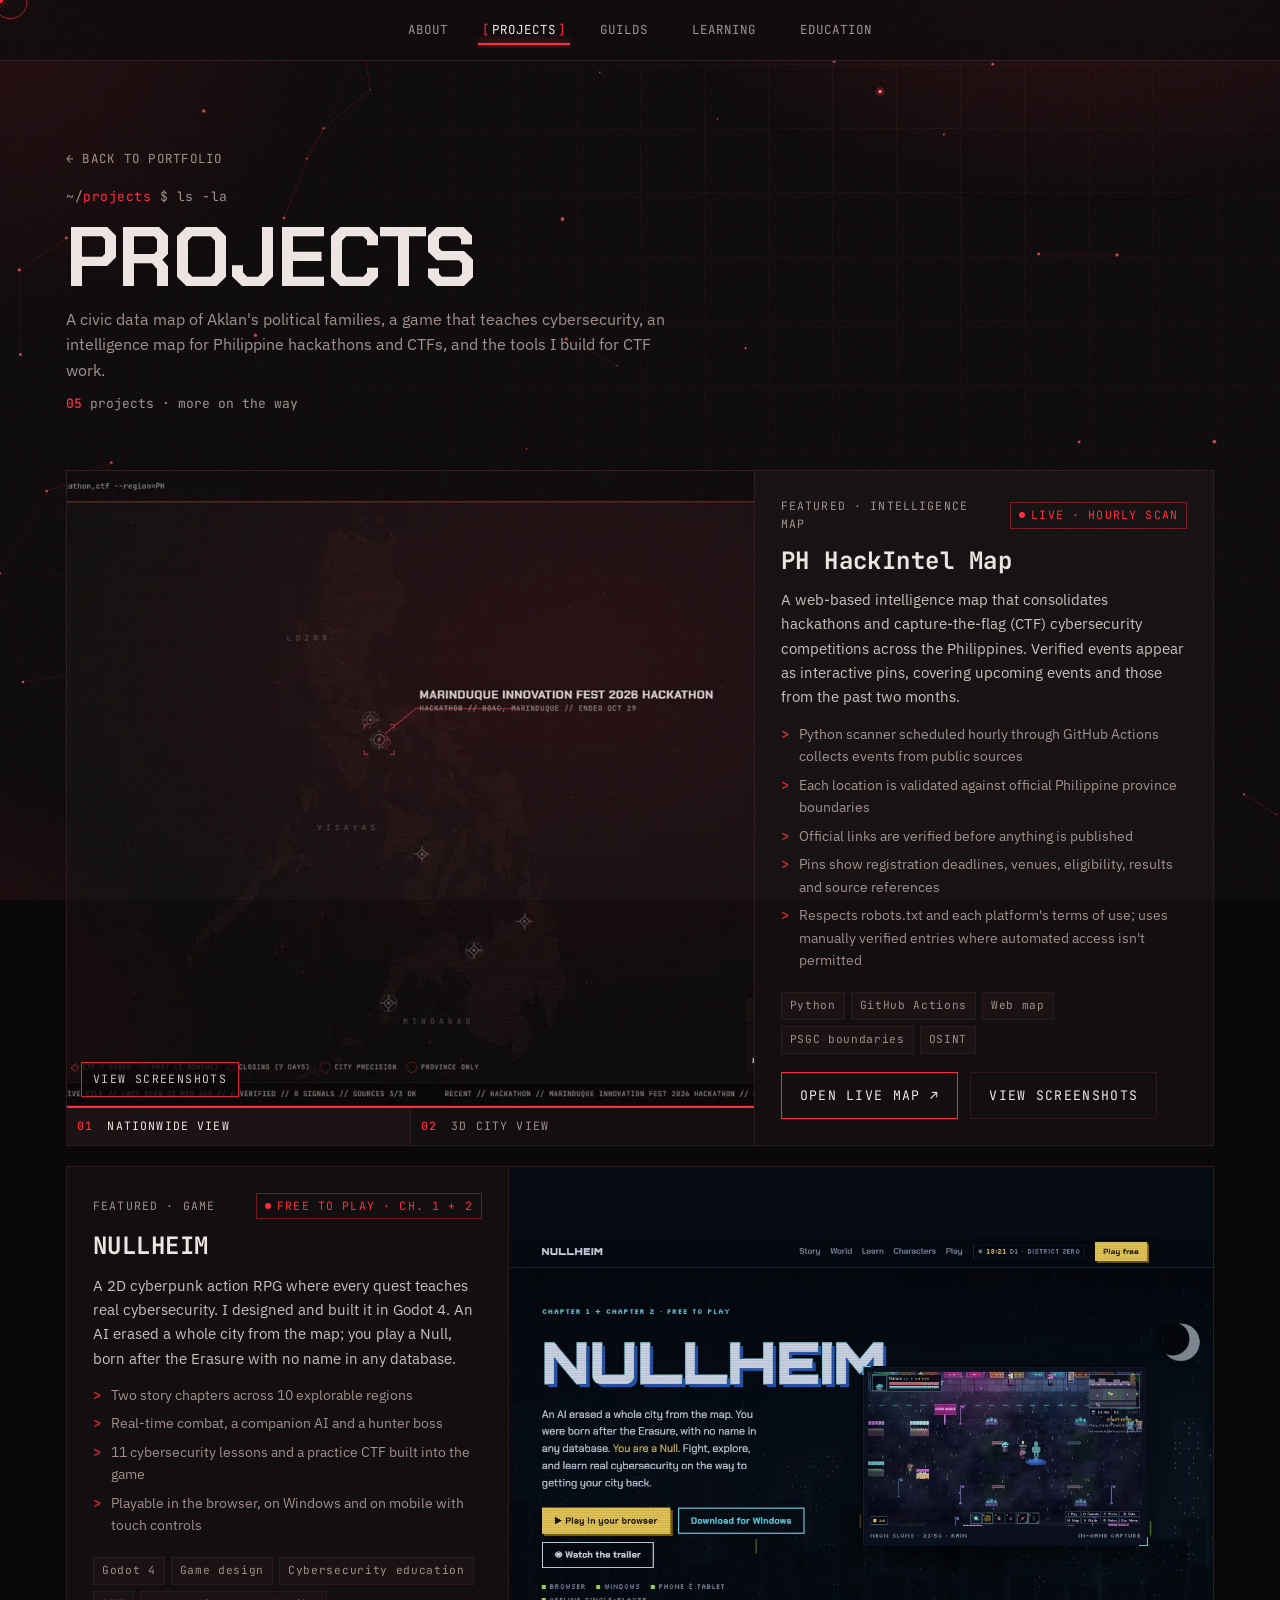
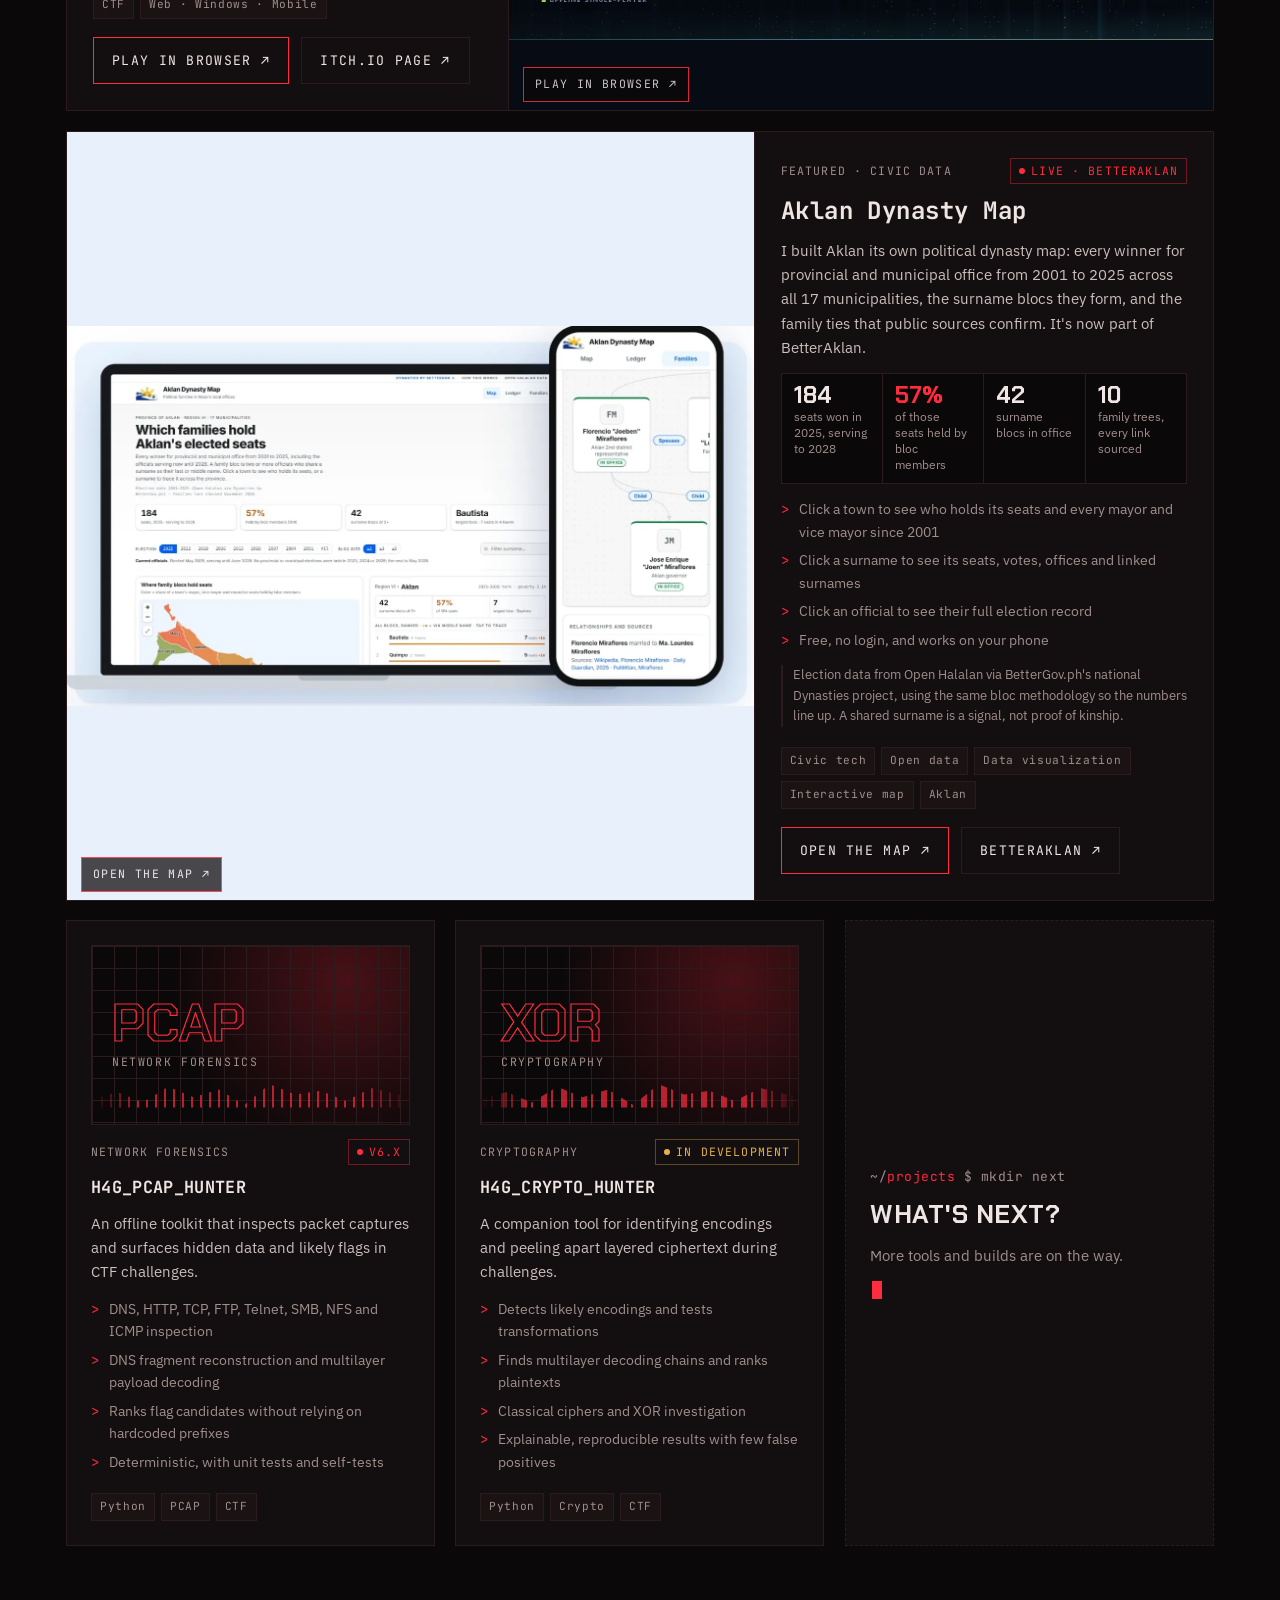
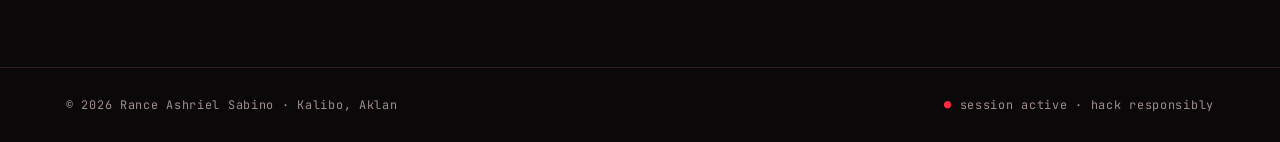
<file: projects.html>
<!doctype html>
<html lang="en">
<head>
<meta charset="utf-8">
<meta name="viewport" content="width=device-width, initial-scale=1, viewport-fit=cover">
<title>Projects · Rance Sabino</title>
<meta name="description" content="Projects by Rance Ashriel Sabino: Aklan Dynasty Map, NULLHEIM, PH HackIntel Map, and CTF tools for network forensics and cryptography.">
<meta name="theme-color" content="#0b0809">
<meta property="og:title" content="Projects · Rance Ashriel Sabino">
<meta property="og:url" content="https://azzzriieell00.github.io/projects.html">
<meta property="og:type" content="website">
<meta property="og:description" content="Aklan Dynasty Map, NULLHEIM, PH HackIntel Map and CTF tools built by Rance Ashriel Sabino.">
<meta property="og:image" content="https://azzzriieell00.github.io/assets/nullheim.webp">
<link rel="icon" href="data:image/svg+xml,%3Csvg xmlns='http://www.w3.org/2000/svg' viewBox='0 0 32 32'%3E%3Crect width='32' height='32' fill='%230b0809'/%3E%3Cpath d='M6 9l8 7-8 7' fill='none' stroke='%23ff2b3f' stroke-width='3'/%3E%3Crect x='16' y='21' width='10' height='3' fill='%23ff2b3f'/%3E%3C/svg%3E">
<link rel="preconnect" href="https://fonts.googleapis.com">
<link rel="preconnect" href="https://fonts.gstatic.com" crossorigin>
<link rel="stylesheet" href="https://fonts.googleapis.com/css2?family=Chakra+Petch:wght@500;600;700&family=IBM+Plex+Sans:wght@400;500;600&family=JetBrains+Mono:wght@400;500;700&display=swap">
<style>
/* Layout: operator console. Sticky command bar, two-column hero with a targeted
   operator photo, then stacked sections addressed like files on a box. Single dark theme by choice. */
:root{
  --bg:#0b0809;          /* near-black, red-biased */
  --surface:#130e0f;
  --surface-2:#1a1213;
  --line:#2b1b1d;
  --fg:#efe6e4;
  --muted:#a08f8d;
  --red:#ff2b3f;         /* engagement red */
  --red-deep:#7d0d18;
  --ice:#8ff6ff;         /* only used for chromatic split */
  --guild:var(--red);
  --f-display:"Chakra Petch","Rajdhani","Arial Narrow",system-ui,sans-serif;
  --f-body:"IBM Plex Sans",system-ui,-apple-system,"Segoe UI",sans-serif;
  --f-mono:"JetBrains Mono",ui-monospace,"SFMono-Regular",Consolas,monospace;
  --step--1:.8125rem; --step-0:1rem; --step-1:1.25rem; --step-2:1.6rem; --step-3:2.2rem; --step-4:clamp(2.5rem,7vw,5.2rem);
  color-scheme:dark;
}
*{box-sizing:border-box}
html{scroll-behavior:smooth;background:var(--bg)}
body{margin:0;background:var(--bg);color:var(--fg);font-family:var(--f-body);font-size:var(--step-0);line-height:1.6;overflow-x:hidden}
body::before{content:"";position:fixed;inset:0 0 auto;height:env(safe-area-inset-top,0px);z-index:60;background:var(--bg)}
a{color:inherit}
::selection{background:var(--red);color:#0b0809}
:focus-visible{outline:2px solid var(--red);outline-offset:3px}
img{max-width:100%;display:block}

/* ---------- atmosphere ---------- */
.fx{position:fixed;inset:0;pointer-events:none;z-index:0}
.fx-grid{background:
  linear-gradient(var(--line) 1px,transparent 1px) 0 0/64px 64px,
  linear-gradient(90deg,var(--line) 1px,transparent 1px) 0 0/64px 64px;
  opacity:.35;mask-image:radial-gradient(ellipse at 70% 10%,#000 0%,transparent 70%);-webkit-mask-image:radial-gradient(ellipse at 70% 10%,#000 0%,transparent 70%)}
.fx-glow{background:radial-gradient(800px 500px at 85% -10%,rgba(255,43,63,.16),transparent 60%),radial-gradient(600px 400px at -10% 110%,rgba(125,13,24,.25),transparent 60%)}
.fx-scan{z-index:70;background:repeating-linear-gradient(to bottom,rgba(255,255,255,.035) 0 1px,transparent 1px 3px);mix-blend-mode:overlay}
.fx-noise{z-index:71;opacity:.06;background-image:url("data:image/svg+xml;utf8,<svg xmlns='http://www.w3.org/2000/svg' width='160' height='160'><filter id='n'><feTurbulence type='fractalNoise' baseFrequency='.9' numOctaves='2' stitchTiles='stitch'/></filter><rect width='100%' height='100%' filter='url(%23n)'/></svg>");animation:grain .6s steps(4) infinite}
@keyframes grain{0%{transform:translate(0,0)}25%{transform:translate(-3%,2%)}50%{transform:translate(2%,-3%)}75%{transform:translate(-2%,-1%)}100%{transform:translate(0,0)}}
.fx-sweep{z-index:72;height:120px;inset:auto 0 auto 0;top:-120px;background:linear-gradient(to bottom,transparent,rgba(255,43,63,.05),transparent);animation:sweep 7s linear infinite}
@keyframes sweep{to{transform:translateY(calc(100vh + 240px))}}

/* page-wide tear, fired by JS */
.tear{position:fixed;inset:0;pointer-events:none;z-index:80;display:none}
.tear i{position:absolute;left:0;right:0;background:var(--red);mix-blend-mode:screen;opacity:.0}
body.tearing .tear{display:block}
body.tearing .tear i{animation:tearbar .22s steps(3) both}
body.tearing main,body.tearing .bar{animation:jolt .22s steps(3) both}
@keyframes tearbar{0%{opacity:.55;transform:translateX(-8%)}50%{opacity:.25;transform:translateX(6%)}100%{opacity:0;transform:none}}
@keyframes jolt{0%{transform:translate(3px,0) skewX(-1deg);filter:drop-shadow(-3px 0 rgba(255,43,63,.8)) drop-shadow(3px 0 rgba(143,246,255,.5))}
  50%{transform:translate(-4px,1px);filter:hue-rotate(-12deg)}100%{transform:none;filter:none}}

/* ---------- command bar ---------- */
.bar{position:sticky;top:env(safe-area-inset-top,0px);z-index:50;background:rgba(11,8,9,.82);backdrop-filter:blur(10px);-webkit-backdrop-filter:blur(10px);border-bottom:1px solid var(--line)}
.bar-in{max-width:1180px;margin:0 auto;display:flex;align-items:center;gap:20px;min-height:60px;
  padding-left:max(16px,env(safe-area-inset-left,0px));padding-right:max(16px,env(safe-area-inset-right,0px))}
.mark{font-family:var(--f-mono);font-weight:700;font-size:.9rem;letter-spacing:.06em;text-decoration:none;display:flex;align-items:center;gap:10px;white-space:nowrap}
.mark b{color:var(--red)}
.dot{width:8px;height:8px;border-radius:50%;background:var(--red);box-shadow:0 0 0 0 rgba(255,43,63,.6);animation:ping 1.8s infinite}
@keyframes ping{70%{box-shadow:0 0 0 8px rgba(255,43,63,0)}100%{box-shadow:0 0 0 0 rgba(255,43,63,0)}}
.nav{display:flex;gap:4px;overflow-x:auto;scrollbar-width:none;min-width:0}
.nav::-webkit-scrollbar{display:none}
.nav a{font-family:var(--f-mono);font-size:.78rem;letter-spacing:.08em;text-transform:uppercase;text-decoration:none;color:var(--muted);padding:8px 10px;white-space:nowrap;position:relative;transition:color .2s}
.nav a::before{content:"[";opacity:0;color:var(--red);margin-right:2px;transition:opacity .2s}
.nav a::after{content:"]";opacity:0;color:var(--red);margin-left:2px;transition:opacity .2s}
.nav a:hover,.nav a.on{color:var(--fg)}
.nav a:hover::before,.nav a:hover::after,.nav a.on::before,.nav a.on::after{opacity:1}

/* ---------- layout ---------- */
main{position:relative;z-index:1}
.wrap{max-width:1180px;margin:0 auto;padding-left:max(16px,env(safe-area-inset-left,0px));padding-right:max(16px,env(safe-area-inset-right,0px))}
section{padding-block:clamp(64px,10vw,120px)}
.sec-head{display:flex;flex-direction:column;gap:10px;margin-bottom:clamp(32px,5vw,56px)}
.path{font-family:var(--f-mono);font-size:var(--step--1);color:var(--muted);letter-spacing:.04em}
.path em{font-style:normal;color:var(--red)}
h1,h2,h3{font-family:var(--f-display);margin:0;text-wrap:balance;line-height:1.05}
h2{font-size:var(--step-3);font-weight:700;letter-spacing:.01em;text-transform:uppercase}
h3{font-size:var(--step-1);font-weight:600}
p{margin:0}
.lede{color:var(--muted);max-width:62ch}

/* ---------- glitch text ---------- */
.glitch{position:relative;display:inline-block}
.glitch::before,.glitch::after{content:attr(data-text);position:absolute;inset:0;pointer-events:none;opacity:0}
.glitch::before{color:var(--red);transform:translate(-3px,0);clip-path:inset(0 0 60% 0)}
.glitch::after{color:var(--ice);transform:translate(3px,0);clip-path:inset(55% 0 0 0);mix-blend-mode:screen}
.glitch.idle::before{animation:gA 4.2s infinite steps(1)}
.glitch.idle::after{animation:gB 4.2s infinite steps(1)}
.glitch.burst::before{animation:gBurstA .42s steps(1) both}
.glitch.burst::after{animation:gBurstB .42s steps(1) both}
.glitch.burst{animation:gShift .42s steps(1) both}
@keyframes gA{0%,88%,100%{opacity:0}89%{opacity:1;clip-path:inset(10% 0 70% 0);transform:translate(-4px,0)}91%{opacity:1;clip-path:inset(62% 0 8% 0);transform:translate(5px,0)}93%{opacity:1;clip-path:inset(35% 0 40% 0);transform:translate(-2px,0)}95%{opacity:0}}
@keyframes gB{0%,88%,100%{opacity:0}90%{opacity:.9;clip-path:inset(70% 0 5% 0);transform:translate(4px,0)}92%{opacity:.9;clip-path:inset(5% 0 75% 0);transform:translate(-5px,0)}94%{opacity:.9;clip-path:inset(45% 0 30% 0);transform:translate(3px,0)}96%{opacity:0}}
@keyframes gBurstA{0%{opacity:1;clip-path:inset(0 0 80% 0);transform:translate(-6px,0)}20%{clip-path:inset(40% 0 35% 0);transform:translate(7px,0)}40%{clip-path:inset(75% 0 2% 0);transform:translate(-3px,0)}60%{clip-path:inset(15% 0 55% 0);transform:translate(5px,0)}80%{clip-path:inset(55% 0 25% 0);transform:translate(-8px,0)}100%{opacity:0}}
@keyframes gBurstB{0%{opacity:.9;clip-path:inset(70% 0 0 0);transform:translate(6px,0)}25%{clip-path:inset(10% 0 70% 0);transform:translate(-7px,0)}50%{clip-path:inset(48% 0 30% 0);transform:translate(4px,0)}75%{clip-path:inset(25% 0 50% 0);transform:translate(-4px,0)}100%{opacity:0}}
@keyframes gShift{0%{transform:skewX(0)}20%{transform:skewX(-6deg) translateX(2px)}40%{transform:skewX(4deg)}60%{transform:translateX(-3px)}100%{transform:none}}

/* ---------- hero ---------- */
.hero{padding-block:clamp(48px,8vw,96px) clamp(56px,9vw,104px)}
.hero-grid{display:grid;grid-template-columns:minmax(0,1.25fr) minmax(0,.75fr);gap:clamp(32px,6vw,72px);align-items:center}
.term{font-family:var(--f-mono);font-size:var(--step--1);color:var(--muted);display:flex;flex-direction:column;gap:4px;margin-bottom:22px}
.term .ok{color:var(--red)}
.name{font-size:var(--step-4);font-weight:700;letter-spacing:-.01em;text-transform:uppercase;line-height:.95}
.name .glitch{display:block}
.name .thin{color:transparent;-webkit-text-stroke:1.5px var(--fg)}
.role{margin-top:20px;font-family:var(--f-mono);font-size:clamp(.95rem,2.2vw,1.15rem);color:var(--fg);min-height:1.7em}
.role .pfx{color:var(--red)}
.caret{display:inline-block;width:.6em;height:1.1em;vertical-align:-.18em;background:var(--red);margin-left:2px;animation:blink 1s steps(1) infinite}
@keyframes blink{50%{opacity:0}}
.hero p.lede{margin-top:18px}
.cta{display:flex;flex-wrap:wrap;gap:12px;margin-top:30px}
.btn{font-family:var(--f-mono);font-size:.82rem;letter-spacing:.1em;text-transform:uppercase;text-decoration:none;padding:12px 18px;border:1px solid var(--red);color:var(--fg);position:relative;overflow:hidden;transition:color .25s,box-shadow .25s,translate .25s cubic-bezier(.2,.8,.2,1);isolation:isolate}
.btn::before{content:"";position:absolute;inset:0;background:var(--red);transform:translateX(-101%);transition:transform .3s cubic-bezier(.7,0,.2,1);z-index:-1}
.btn:hover{color:#0b0809;box-shadow:-3px 0 0 rgba(143,246,255,.6),3px 0 0 rgba(255,43,63,.6)}
.btn:hover::before{transform:none}
.btn.ghost{border-color:var(--line)}
.btn.ghost:hover{border-color:var(--red)}

/* operator photo */
.op{position:relative;justify-self:end;width:min(380px,100%)}
.frame{position:relative;aspect-ratio:1;max-width:100%;overflow:hidden;background:var(--surface);border:1px solid var(--line)}
.frame .layer{position:absolute;inset:0;background:var(--src) center/cover no-repeat}
.frame .base{filter:grayscale(.55) contrast(1.1) brightness(.9);transition:filter .35s}
.frame .tint{background:linear-gradient(180deg,rgba(255,43,63,.05),rgba(125,13,24,.45));mix-blend-mode:multiply}
.frame .r,.frame .c{opacity:0;mix-blend-mode:screen}
.frame .r{filter:sepia(1) saturate(8) hue-rotate(-40deg) brightness(.9)}
.frame .c{filter:sepia(1) saturate(5) hue-rotate(140deg) brightness(.9)}
.op:hover .base,.op.burst .base{filter:grayscale(0) contrast(1.15)}
.op:hover .r,.op.burst .r{animation:sliceR .9s steps(1) infinite}
.op:hover .c,.op.burst .c{animation:sliceC .9s steps(1) infinite}
@keyframes sliceR{0%{opacity:.8;clip-path:inset(8% 0 78% 0);transform:translate(-10px,0)}20%{clip-path:inset(40% 0 44% 0);transform:translate(12px,0)}40%{clip-path:inset(66% 0 20% 0);transform:translate(-6px,0)}60%{clip-path:inset(22% 0 62% 0);transform:translate(8px,0)}80%{clip-path:inset(84% 0 4% 0);transform:translate(-12px,0)}100%{opacity:0}}
@keyframes sliceC{0%{opacity:.6;clip-path:inset(52% 0 34% 0);transform:translate(9px,0)}25%{clip-path:inset(12% 0 74% 0);transform:translate(-11px,0)}50%{clip-path:inset(74% 0 12% 0);transform:translate(6px,0)}75%{clip-path:inset(30% 0 56% 0);transform:translate(-7px,0)}100%{opacity:0}}
.frame-wrap{position:relative}
.reticle{position:absolute;inset:-10px;pointer-events:none}
.reticle i{position:absolute;width:22px;height:22px;border-color:var(--red);border-style:solid;transition:transform .35s cubic-bezier(.7,0,.2,1)}
.reticle i:nth-child(1){top:0;left:0;border-width:2px 0 0 2px}
.reticle i:nth-child(2){top:0;right:0;border-width:2px 2px 0 0}
.reticle i:nth-child(3){bottom:0;left:0;border-width:0 0 2px 2px}
.reticle i:nth-child(4){bottom:0;right:0;border-width:0 2px 2px 0}
.op:hover .reticle i:nth-child(1){transform:translate(12px,12px)}
.op:hover .reticle i:nth-child(2){transform:translate(-12px,12px)}
.op:hover .reticle i:nth-child(3){transform:translate(12px,-12px)}
.op:hover .reticle i:nth-child(4){transform:translate(-12px,-12px)}
.cross{position:absolute;left:50%;top:50%;width:46px;height:46px;transform:translate(-50%,-50%) scale(.6);border:1px solid var(--red);border-radius:50%;opacity:0;transition:.35s}
.cross::before,.cross::after{content:"";position:absolute;background:var(--red)}
.cross::before{left:50%;top:-10px;bottom:-10px;width:1px}
.cross::after{top:50%;left:-10px;right:-10px;height:1px}
.op:hover .cross{opacity:.85;transform:translate(-50%,-50%) scale(1)}
.op-tag{display:flex;justify-content:space-between;gap:12px;margin-top:14px;font-family:var(--f-mono);font-size:.72rem;letter-spacing:.12em;text-transform:uppercase;color:var(--muted)}
.op-tag b{color:var(--red);font-weight:500}

/* ---------- about ---------- */
.about-grid{display:grid;grid-template-columns:minmax(0,1fr) minmax(0,1fr);gap:clamp(28px,5vw,56px);align-items:start}
.about-copy{display:flex;flex-direction:column;gap:18px;max-width:62ch}
.about-copy p{color:#d6cbc9}
.about-copy strong{color:var(--fg);font-weight:600}
.roe{border:1px solid var(--line);background:var(--surface);padding:18px 20px;font-family:var(--f-mono);font-size:.82rem;display:grid;grid-template-columns:auto 1fr;gap:6px 16px}
.roe dt{color:var(--red);letter-spacing:.08em;text-transform:uppercase}
.roe dd{margin:0;color:var(--muted)}
.base-card{border:1px solid var(--line);background:var(--surface)}
.base-card .hd,.base-card .ft{display:flex;justify-content:space-between;gap:12px;padding:12px 16px;font-family:var(--f-mono);font-size:.7rem;letter-spacing:.14em;text-transform:uppercase;color:var(--muted)}
.base-card .hd{border-bottom:1px solid var(--line)}
.base-card .ft{border-top:1px solid var(--line);letter-spacing:.06em;text-transform:none}
.base-card .ft b{color:var(--red);font-weight:500}
.base-card img{width:100%;height:auto;transition:filter .4s}
.base-card:hover img{filter:saturate(1.4) brightness(1.1)}

/* ---------- cards (projects) ---------- */
.cards{display:grid;grid-template-columns:repeat(3,minmax(0,1fr));gap:20px}
.card{position:relative;border:1px solid var(--line);background:var(--surface);padding:24px;display:flex;flex-direction:column;gap:14px;overflow:hidden;transition:transform .3s cubic-bezier(.2,.8,.2,1),border-color .3s,box-shadow .3s}
.card::after{content:"";position:absolute;left:0;right:0;top:-40%;height:40%;background:linear-gradient(to bottom,transparent,rgba(255,43,63,.12),transparent);transform:translateY(0);opacity:0;pointer-events:none}
.card:hover{border-color:var(--red);box-shadow:-4px 4px 0 rgba(143,246,255,.12),4px -4px 0 rgba(255,43,63,.18),0 24px 40px -20px rgba(255,43,63,.35)}
.card:hover::after{opacity:1;animation:cardscan 1.1s linear infinite}
@keyframes cardscan{to{transform:translateY(350%)}}
.card .corner{position:absolute;width:14px;height:14px;border-color:var(--red);border-style:solid;opacity:0;transition:.3s}
.card .corner.tl{top:8px;left:8px;border-width:1px 0 0 1px}
.card .corner.br{bottom:8px;right:8px;border-width:0 1px 1px 0}
.card:hover .corner{opacity:1}
.card:hover .corner.tl{top:5px;left:5px}
.card:hover .corner.br{bottom:5px;right:5px}
.card-top{display:flex;justify-content:space-between;align-items:center;gap:10px;font-family:var(--f-mono);font-size:.72rem;letter-spacing:.1em;text-transform:uppercase;color:var(--muted)}
.status{display:inline-flex;align-items:center;gap:6px;padding:3px 8px;border:1px solid var(--line);white-space:nowrap}
.status::before{content:"";width:6px;height:6px;border-radius:50%;background:currentColor}
.status.live{color:var(--red);border-color:rgba(255,43,63,.4)}
.status.dev{color:#e7b14a;border-color:rgba(231,177,74,.35)}
.card h3{font-family:var(--f-mono);font-size:1.05rem;font-weight:700;letter-spacing:.02em;word-break:break-word}
.card:hover h3{text-shadow:-2px 0 rgba(255,43,63,.8),2px 0 rgba(143,246,255,.5)}
.card p{color:#cbbfbd;font-size:.95rem}
.card ul{margin:0;padding:0;list-style:none;display:flex;flex-direction:column;gap:6px;font-size:.88rem;color:var(--muted)}
.card li{padding-left:18px;position:relative}
.card li::before{content:">";position:absolute;left:0;color:var(--red);font-family:var(--f-mono)}
.tags{display:flex;flex-wrap:wrap;gap:6px;margin-top:auto;padding-top:6px}
.tag{font-family:var(--f-mono);font-size:.7rem;letter-spacing:.06em;padding:4px 8px;background:var(--surface-2);color:var(--muted);border:1px solid var(--line)}

/* ---------- field record ---------- */
.record{margin-top:28px;display:grid;grid-template-columns:minmax(0,.9fr) minmax(0,1.1fr);border:1px solid var(--line);background:var(--surface)}
.record-copy{padding:clamp(22px,3vw,34px);display:flex;flex-direction:column;gap:16px;border-right:1px solid var(--line)}
.rank{font-family:var(--f-display);font-size:clamp(2.6rem,6vw,4rem);font-weight:700;line-height:1;color:var(--red)}
.rank small{font-size:.35em;color:var(--fg);letter-spacing:.12em;margin-left:6px;vertical-align:.6em}
.meta{display:grid;grid-template-columns:auto 1fr;gap:6px 14px;font-family:var(--f-mono);font-size:.8rem}
.meta dt{color:var(--muted);text-transform:uppercase;letter-spacing:.08em}
.meta dd{margin:0}
.shots{display:grid;grid-template-columns:1fr 1fr;gap:1px;background:var(--line)}
.shot{position:relative;overflow:hidden;background:var(--bg);margin:0}
.shot img{width:100%;height:100%;object-fit:cover;aspect-ratio:4/3;filter:grayscale(.7) contrast(1.05);transition:filter .4s,transform .6s}
.shot:hover img{filter:none;transform:scale(1.04)}
.shot figcaption{position:absolute;left:0;bottom:0;right:0;padding:8px 10px;font-family:var(--f-mono);font-size:.68rem;letter-spacing:.08em;text-transform:uppercase;background:linear-gradient(transparent,rgba(11,8,9,.9))}

/* ---------- guild switcher ---------- */
.guilds{display:grid;grid-template-columns:minmax(0,1.35fr) minmax(0,.65fr);gap:20px}
.switcher{border:1px solid var(--line);background:var(--surface);display:grid;grid-template-columns:minmax(0,.9fr) minmax(0,1.1fr);transition:border-color .5s;position:relative}
.switcher:hover{border-color:color-mix(in srgb,var(--guild) 60%,var(--line))}
.stage{position:relative;display:grid;place-items:center;padding:clamp(24px,4vw,40px);border-right:1px solid var(--line);overflow:hidden}
.stage::before{content:"";position:absolute;inset:0;background:radial-gradient(circle at 50% 50%,color-mix(in srgb,var(--guild) 28%,transparent),transparent 62%);transition:background .6s}
.logo{position:relative;width:min(260px,100%);aspect-ratio:1;max-width:100%}
.logo .ring{position:absolute;inset:-12px;border-radius:50%;border:1px dashed color-mix(in srgb,var(--guild) 70%,transparent);animation:spin 18s linear infinite;transition:border-color .6s}
@keyframes spin{to{transform:rotate(360deg)}}
.logo .lyr{position:absolute;inset:0;border-radius:50%;background:var(--src) center/var(--zoom,104%) no-repeat;clip-path:circle(48.6% at 50% 50%)}
.logo .lr,.logo .lc{opacity:0;mix-blend-mode:screen}
.logo .lr{filter:sepia(1) saturate(9) hue-rotate(-40deg)}
.logo .lc{filter:sepia(1) saturate(6) hue-rotate(140deg)}
.logo:hover .lmain{transform:scale(1.04) rotate(-2deg)}
.logo .lmain{transition:transform .5s cubic-bezier(.2,.8,.2,1)}
.switcher.switching .lmain{animation:logoTear .5s steps(1) both}
.switcher.switching .lr{animation:sliceR .5s steps(1) both}
.switcher.switching .lc{animation:sliceC .5s steps(1) both}
@keyframes logoTear{0%{clip-path:polygon(0 0,100% 0,100% 30%,0 30%,0 34%,100% 34%,100% 100%,0 100%);transform:translateX(-8px) skewX(8deg)}
  20%{transform:translateX(10px) scale(1.06);filter:brightness(1.6) contrast(1.4)}
  40%{clip-path:inset(20% 0 0 0);transform:translateX(-4px)}
  60%{clip-path:circle(48.6% at 50% 50%);transform:translateX(6px) skewX(-6deg);filter:invert(1) hue-rotate(180deg)}
  80%{transform:translateX(-2px);filter:none}100%{transform:none;clip-path:circle(48.6% at 50% 50%)}}
.panel{padding:clamp(22px,3vw,32px);display:flex;flex-direction:column;gap:16px;min-width:0}
.tabs{display:flex;gap:0;border:1px solid var(--line);align-self:flex-start;flex-wrap:wrap}
.tab{font-family:var(--f-mono);font-size:.74rem;letter-spacing:.1em;text-transform:uppercase;background:none;border:0;color:var(--muted);padding:9px 14px;cursor:pointer;position:relative}
.tab+.tab{border-left:1px solid var(--line)}
.tab[aria-selected="true"]{color:#0b0809;background:var(--guild)}
.tab:hover:not([aria-selected="true"]){color:var(--fg)}
.g-role{font-family:var(--f-mono);font-size:.76rem;letter-spacing:.12em;text-transform:uppercase;color:var(--guild);transition:color .5s}
.g-name{font-size:var(--step-2);font-weight:700;text-transform:uppercase}
.g-motto{font-family:var(--f-mono);font-size:.8rem;color:var(--muted)}
.g-desc{color:#d6cbc9;display:flex;flex-direction:column;gap:10px;font-size:.95rem}
.g-points{display:flex;flex-wrap:wrap;gap:6px}
.progress{height:2px;background:var(--line);margin-top:auto;position:relative;overflow:hidden}
.progress span{position:absolute;inset:0;background:var(--guild);transform-origin:left;transform:scaleX(0)}
.progress.run span{animation:prog 7s linear forwards}
@media (hover:hover){.switcher:hover .progress span{animation-play-state:paused}}
@keyframes prog{to{transform:scaleX(1)}}

.unit{position:relative;border:1px solid var(--line);background:#000;display:flex;flex-direction:column;overflow:hidden;transition:border-color .3s,transform .3s}
.unit:hover{border-color:#e9b949}
.unit-img{position:relative;aspect-ratio:1;max-width:100%}
.unit-img .lyr{position:absolute;inset:0;background:var(--src) center/cover no-repeat}
.unit-img .lr,.unit-img .lc{opacity:0;mix-blend-mode:screen}
.unit-img .lr{filter:sepia(1) saturate(9) hue-rotate(-40deg)}
.unit-img .lc{filter:sepia(1) saturate(6) hue-rotate(140deg)}
.unit:hover .lr{animation:sliceR 1.1s steps(1) infinite}
.unit:hover .lc{animation:sliceC 1.1s steps(1) infinite}
.unit-copy{padding:18px 20px 22px;display:flex;flex-direction:column;gap:8px;border-top:1px solid #2a2310;background:var(--surface)}
.unit-copy .g-role{color:#e9b949}
.unit-copy h3{text-transform:uppercase;letter-spacing:.02em}
.unit-copy p{color:#cbbfbd;font-size:.92rem}

/* ---------- arsenal ---------- */
.ars{display:grid;grid-template-columns:minmax(0,.85fr) minmax(0,1.15fr);gap:20px;align-items:start}
.certs{border:1px solid var(--line);background:var(--surface)}
.certs-hd{padding:14px 20px;border-bottom:1px solid var(--line);font-family:var(--f-mono);font-size:.72rem;letter-spacing:.14em;text-transform:uppercase;color:var(--muted);display:flex;justify-content:space-between}
.cert{display:grid;grid-template-columns:auto 1fr auto;gap:14px;align-items:center;padding:16px 20px;border-bottom:1px solid var(--line);position:relative;transition:background .25s,padding .25s}
.cert:last-child{border-bottom:0}
.cert::before{content:"";position:absolute;left:0;top:0;bottom:0;width:2px;background:var(--red);transform:scaleY(0);transition:transform .25s}
.cert:hover{background:var(--surface-2);padding-left:26px}
.cert:hover::before{transform:scaleY(1)}
.cert .ix{font-family:var(--f-mono);font-size:.72rem;color:var(--red)}
.cert .nm{font-family:var(--f-display);font-weight:600;font-size:1.05rem;line-height:1.25}
.cert .is{font-family:var(--f-mono);font-size:.68rem;letter-spacing:.1em;text-transform:uppercase;color:var(--muted);white-space:nowrap}
.kits{display:grid;grid-template-columns:repeat(2,minmax(0,1fr));gap:20px}
.kit{border:1px solid var(--line);background:var(--surface);padding:20px;display:flex;flex-direction:column;gap:14px;transition:border-color .3s}
.kit:hover{border-color:rgba(255,43,63,.5)}
.kit-hd{font-family:var(--f-mono);font-size:.72rem;letter-spacing:.14em;text-transform:uppercase;color:var(--muted);display:flex;align-items:center;gap:8px}
.kit-hd::before{content:"";width:8px;height:8px;background:var(--red);clip-path:polygon(0 0,100% 50%,0 100%)}
.chips{display:flex;flex-wrap:wrap;gap:8px}
.chip{font-family:var(--f-mono);font-size:.82rem;padding:7px 11px;border:1px solid var(--line);background:var(--bg);cursor:default;position:relative;transition:color .2s,border-color .2s,transform .2s,box-shadow .2s}
.chip:hover{color:var(--red);border-color:var(--red);transform:translateY(-2px);box-shadow:-2px 0 0 rgba(143,246,255,.5),2px 0 0 rgba(255,43,63,.6)}

/* ---------- education ---------- */
.timeline{list-style:none;margin:0;padding:0;position:relative;display:flex;flex-direction:column;gap:18px}
.timeline::before{content:"";position:absolute;left:11px;top:8px;bottom:8px;width:1px;background:linear-gradient(var(--red),var(--line) 40%,var(--line))}
.ed{position:relative;padding-left:44px}
.ed .node{position:absolute;left:4px;top:24px;width:15px;height:15px;border:1px solid var(--red);background:var(--bg);transform:rotate(45deg);transition:background .3s}
.ed.now .node{background:var(--red);box-shadow:0 0 14px rgba(255,43,63,.7)}
.ed:hover .node{background:var(--red)}
.ed-card{border:1px solid var(--line);background:var(--surface);padding:20px 24px;display:grid;grid-template-columns:minmax(0,180px) minmax(0,1fr);gap:8px 28px;transition:border-color .3s,transform .3s}
.ed:hover .ed-card{border-color:rgba(255,43,63,.55);transform:translateX(6px)}
.yr{font-family:var(--f-mono);font-size:.85rem;letter-spacing:.06em;font-variant-numeric:tabular-nums;color:var(--muted);display:flex;flex-direction:column;gap:8px;align-items:flex-start}
.now-pill{font-size:.66rem;letter-spacing:.16em;color:#0b0809;background:var(--red);padding:3px 8px}
.ed-body{display:flex;flex-direction:column;gap:4px}
.ed-body h3{font-size:var(--step-1)}
.ed-body .at{color:var(--muted);font-size:.9rem}
.ed-body .pg{margin-top:6px;font-size:.95rem}
.ed-body .pg b{color:var(--red);font-weight:500}

footer{border-top:1px solid var(--line);position:relative;z-index:1}
footer .wrap{padding-block:28px;display:flex;flex-wrap:wrap;justify-content:space-between;gap:12px;font-family:var(--f-mono);font-size:.74rem;color:var(--muted);letter-spacing:.06em}
footer b{color:var(--red);font-weight:500}

/* ---------- responsive ---------- */
@media (max-width:960px){
  .cards{grid-template-columns:repeat(2,minmax(0,1fr))}
  .cards .card:last-child{grid-column:1/-1}
  .guilds,.ars{grid-template-columns:minmax(0,1fr)}
  .unit{flex-direction:row}
  .unit-img{width:42%;flex:none}
  .unit-copy{border-top:0;border-left:1px solid #2a2310;justify-content:center}
}
@media (max-width:820px){
  .hero-grid,.about-grid,.record{grid-template-columns:minmax(0,1fr)}
  .op{justify-self:start;width:min(320px,100%)}
  .record-copy{border-right:0;border-bottom:1px solid var(--line)}
  .switcher{grid-template-columns:minmax(0,1fr)}
  .stage{border-right:0;border-bottom:1px solid var(--line)}
  .logo{width:min(220px,80%)}
}
@media (max-width:640px){
  .cards,.kits{grid-template-columns:minmax(0,1fr)}
  .cards .card:last-child{grid-column:auto}
  .unit{flex-direction:column}
  .unit-img{width:100%}
  .unit-copy{border-left:0;border-top:1px solid #2a2310}
  .ed-card{grid-template-columns:minmax(0,1fr)}
  .yr{flex-direction:row;align-items:center;flex-wrap:wrap}
  .shots{grid-template-columns:minmax(0,1fr)}
  .mark span.full{display:none}
  .cert{grid-template-columns:auto 1fr}
  .cert .is{grid-column:2}
}
@media (prefers-reduced-motion:reduce){
  *,*::before,*::after{animation:none!important;transition:none!important;scroll-behavior:auto!important}
  .caret{opacity:1}
}

/* ================= v2 · interaction layer ================= */
.fx-net,.fx-top{width:100%;height:100%;display:block}
.fx-net{z-index:0}
.fx-top{z-index:90}
.fx-spot{z-index:0;background:radial-gradient(560px circle at var(--mx,75%) var(--my,15%),rgba(255,43,63,.10),transparent 62%)}

/* command bar without mark */
.bar-in{justify-content:center}
.nav{margin:0 auto;position:relative}
.nav-ind{position:absolute;left:0;bottom:3px;height:2px;width:0;background:var(--red);box-shadow:0 0 10px var(--red);pointer-events:none;
  transition:transform .45s cubic-bezier(.7,0,.2,1),width .45s cubic-bezier(.7,0,.2,1)}
.scrollbar{position:absolute;left:0;right:0;bottom:-1px;height:1px;pointer-events:none}
.scrollbar span{display:block;height:100%;background:linear-gradient(90deg,var(--red-deep),var(--red));transform-origin:left;transform:scaleX(var(--p,0))}

/* cursor */
.cur{position:fixed;left:0;top:0;pointer-events:none;z-index:95;opacity:0;transition:opacity .3s}
body.has-cur .cur{opacity:1}
.cur-dot{width:6px;height:6px;margin:-3px 0 0 -3px;background:var(--red);border-radius:50%;box-shadow:0 0 10px var(--red)}
.cur-ring{width:34px;height:34px;margin:-17px 0 0 -17px;border:1px solid rgba(255,43,63,.65);border-radius:50%;
  transition:opacity .3s,width .25s,height .25s,margin .25s,border-radius .25s,border-color .25s,background-color .25s}
.cur-ring::before,.cur-ring::after{content:"";position:absolute;inset:-5px;border:1px solid transparent;transition:border-color .25s,inset .25s}
.cur-ring.hot{width:52px;height:52px;margin:-26px 0 0 -26px;border-radius:3px;border-color:rgba(255,43,63,.35);background-color:rgba(255,43,63,.06)}
.cur-ring.hot::before{border-top-color:var(--red);border-left-color:var(--red);inset:-4px 60% 60% -4px}
.cur-ring.hot::after{border-bottom-color:var(--red);border-right-color:var(--red);inset:60% -4px -4px 60%}
.cur-ring.press{width:22px;height:22px;margin:-11px 0 0 -11px;border-color:var(--ice)}

/* pointer spotlight on surfaces */
[data-spot]{background-image:radial-gradient(360px circle at var(--x,-600px) var(--y,-600px),rgba(255,43,63,.12),transparent 45%)}

/* 3D tilt */
.card,.unit,.frame-wrap{--rx:0deg;--ry:0deg;--lift:0px;transform:perspective(900px) rotateX(var(--rx)) rotateY(var(--ry)) translateY(var(--lift))}
.frame-wrap{transition:transform .3s cubic-bezier(.2,.8,.2,1)}
.card:hover{--lift:-6px}
.unit:hover{--lift:-4px}

/* click glitch */
.zap{animation:zap .36s steps(2) both}
@keyframes zap{0%{filter:drop-shadow(-4px 0 rgba(143,246,255,.85)) drop-shadow(4px 0 rgba(255,43,63,.95));clip-path:inset(0 0 45% 0);translate:4px 0}
  33%{clip-path:inset(40% 0 0 0);translate:-4px 0}66%{clip-path:inset(0);translate:2px 0}100%{filter:none;clip-path:none;translate:0 0}}

/* scroll reveal */
.rv{transition:opacity .8s cubic-bezier(.2,.8,.2,1),transform .8s cubic-bezier(.2,.8,.2,1),filter .8s;transition-delay:var(--d,0ms)}
.rv.pre{opacity:0;transform:translateY(30px);filter:blur(6px)}

/* hero boot */
.term>span{display:block;overflow:hidden;white-space:nowrap;max-width:0;animation:type 1s steps(30,end) forwards}
.term>span+span{animation-delay:.75s}
@keyframes type{to{max-width:60ch}}
.name>.glitch:first-child{animation:nameIn .9s cubic-bezier(.2,.8,.2,1) .15s both}
.name>.glitch+.glitch{animation:nameIn .9s cubic-bezier(.2,.8,.2,1) .35s both}
@keyframes nameIn{0%{clip-path:inset(0 100% 0 0);transform:translateX(-14px);filter:drop-shadow(-6px 0 rgba(143,246,255,.8))}
  60%{clip-path:inset(0 0 0 0);filter:drop-shadow(4px 0 rgba(255,43,63,.9))}100%{clip-path:inset(0 0 0 0);transform:none;filter:none}}

/* live map */
.map-card{margin:0;position:relative;overflow:hidden;transition:border-color .3s}
.map-card:hover{border-color:rgba(255,43,63,.45)}
.map-card .hd{align-items:center}
.pin{display:inline-block;width:7px;height:7px;background:var(--red);transform:rotate(45deg);margin-right:10px;box-shadow:0 0 8px var(--red)}
#mapReadout{color:var(--fg);text-align:right;min-width:0;overflow:hidden;text-overflow:ellipsis;white-space:nowrap}
#mapReadout.live{color:var(--red)}
.map-wrap{position:relative;aspect-ratio:1/.84;max-width:100%;background:radial-gradient(ellipse at 62% 38%,rgba(125,13,24,.28),transparent 70%),#0a0708}
.map-wrap canvas{position:absolute;inset:0;width:100%;height:100%;display:block;touch-action:pan-y;cursor:crosshair}
.map-wrap canvas:focus-visible{outline:2px solid var(--red);outline-offset:-2px}
.mk-plus{position:absolute;color:var(--red);font-family:var(--f-mono);font-size:16px;line-height:1;pointer-events:none;opacity:.75}
.mk-plus.tl{top:14px;left:16px}.mk-plus.br{bottom:12px;right:16px}
.map-card .ft a{color:var(--muted);text-decoration:none;white-space:nowrap;transition:color .2s}
.map-card .ft a:hover{color:var(--red)}
.map-hint{font-family:var(--f-mono);font-size:.7rem;color:var(--muted);letter-spacing:.06em;padding:10px 16px 0}

@media (max-width:640px){
  .nav{width:100%;justify-content:space-between;margin:0}
  .nav a{font-size:.66rem;letter-spacing:.04em;padding:12px 4px}
  .nav a::before,.nav a::after{display:none}
  .term{font-size:.72rem}
  .map-wrap{aspect-ratio:1/1}
  .map-card .ft{flex-direction:column;gap:4px}
  .map-card .hd{flex-wrap:wrap;row-gap:6px}
  #mapReadout{flex-basis:100%;text-align:left}
}
@media (prefers-reduced-motion:reduce){
  .term>span{max-width:none}
  .rv.pre{opacity:1;transform:none;filter:none}
}

/* ---------- project thumbnails ---------- */
.feature{display:grid;grid-template-columns:minmax(0,1.3fr) minmax(0,1fr);gap:0;padding:0;margin-bottom:20px}
.feature .feature-copy{padding:26px;display:flex;flex-direction:column;gap:14px;min-width:0}
.feature .thumb{aspect-ratio:auto;height:100%;min-height:260px;border:0;border-right:1px solid var(--line)}
.feature .thumb img{object-position:center}
.thumb{position:relative;display:block;width:100%;aspect-ratio:16/9;max-width:100%;overflow:hidden;background:var(--bg);border:1px solid var(--line);padding:0;cursor:zoom-in;font:inherit;color:inherit}
.thumb img{width:100%;height:100%;object-fit:cover;filter:saturate(.85) brightness(.9);transition:transform .6s cubic-bezier(.2,.8,.2,1),filter .4s}
.thumb::after{content:"";position:absolute;inset:0;background:repeating-linear-gradient(to bottom,rgba(255,43,63,.06) 0 1px,transparent 1px 3px);opacity:0;transition:opacity .3s;pointer-events:none}
.card:hover .thumb img,.thumb:focus-visible img{transform:scale(1.05);filter:none}
.card:hover .thumb::after{opacity:1}
.thumb-cta{position:absolute;left:14px;bottom:14px;font-family:var(--f-mono);font-size:.72rem;letter-spacing:.12em;text-transform:uppercase;padding:7px 11px;background:rgba(11,8,9,.85);border:1px solid var(--red);color:var(--fg);transform:translateY(6px);opacity:.85;transition:transform .3s,opacity .3s,background .3s}
.card:hover .thumb-cta{transform:none;opacity:1;background:var(--red);color:#0b0809}
.thumb.gen{cursor:default;display:flex;flex-direction:column;justify-content:center;align-items:flex-start;padding:18px 20px;gap:4px;
  background:linear-gradient(var(--line) 1px,transparent 1px) 0 0/22px 22px,linear-gradient(90deg,var(--line) 1px,transparent 1px) 0 0/22px 22px,radial-gradient(circle at 80% 20%,rgba(255,43,63,.25),transparent 60%),var(--bg)}
.g-big{font-family:var(--f-display);font-weight:700;font-size:clamp(2.4rem,5vw,3.2rem);line-height:1;color:transparent;-webkit-text-stroke:1.2px var(--red);transition:color .3s,text-shadow .3s}
.card:hover .g-big{color:var(--red);text-shadow:-3px 0 rgba(143,246,255,.55),3px 0 rgba(255,43,63,.5)}
.g-sub{font-family:var(--f-mono);font-size:.72rem;letter-spacing:.14em;text-transform:uppercase;color:var(--muted)}
.g-wave{position:absolute;left:0;right:0;bottom:16px;height:26px;opacity:.7;
  background:repeating-linear-gradient(90deg,var(--red) 0 2px,transparent 2px 9px);
  -webkit-mask:linear-gradient(90deg,transparent,#000 15%,#000 85%,transparent);mask:linear-gradient(90deg,transparent,#000 15%,#000 85%,transparent);
  clip-path:polygon(0 70%,8% 40%,16% 80%,24% 20%,32% 60%,40% 30%,48% 90%,56% 10%,64% 50%,72% 35%,80% 75%,88% 25%,100% 60%,100% 100%,0 100%)}
.card:hover .g-wave{animation:wave 1.2s steps(6) infinite}
@keyframes wave{50%{clip-path:polygon(0 40%,8% 80%,16% 20%,24% 70%,32% 30%,40% 85%,48% 15%,56% 60%,64% 25%,72% 80%,80% 30%,88% 65%,100% 20%,100% 100%,0 100%)}}
.thumb.gen.xor .g-wave{background:repeating-linear-gradient(90deg,var(--red) 0 6px,transparent 6px 10px,var(--red) 10px 12px,transparent 12px 20px)}
.card.next{justify-content:center;align-items:flex-start;min-height:260px;border-style:dashed}
.card.next h3{font-family:var(--f-display);font-size:var(--step-2);text-transform:uppercase}
.card.next p{color:var(--muted)}
.card.next:hover h3{text-shadow:none}

.shotbox{border:1px solid var(--red);background:var(--bg);padding:0;max-width:min(1280px,calc(100vw - 32px));max-height:calc(100vh - 32px);color:var(--fg)}
.shotbox::backdrop{background:rgba(5,3,4,.86);backdrop-filter:blur(4px)}
.shotbox[open]{animation:boxIn .35s cubic-bezier(.2,.8,.2,1)}
@keyframes boxIn{0%{opacity:0;transform:scale(.96);clip-path:inset(48% 0 48% 0)}60%{clip-path:inset(0)}100%{opacity:1;transform:none}}
.shotbox img{display:block;width:100%;height:auto;max-height:calc(100vh - 34px);object-fit:contain}
.shot-close{position:absolute;top:10px;right:10px;font-family:var(--f-mono);font-size:.72rem;letter-spacing:.12em;text-transform:uppercase;background:rgba(11,8,9,.9);color:var(--fg);border:1px solid var(--red);padding:7px 11px;cursor:pointer}
.shot-close:hover{background:var(--red);color:#0b0809}

@media (max-width:820px){
  .feature{grid-template-columns:minmax(0,1fr)}
  .feature .thumb{height:auto;aspect-ratio:1600/788;min-height:0;border-right:0;border-bottom:1px solid var(--line)}
  .feature .feature-copy{padding:20px}
}
.feature h3{font-size:clamp(1.2rem,2.4vw,1.5rem)}
@media (min-width:821px){.feature{grid-template-columns:minmax(0,1.5fr) minmax(0,1fr)}}
.proj-cta{margin-top:4px}
button.btn{background:none;cursor:pointer;font-family:var(--f-mono)}

/* gallery */
.gallery{display:flex;flex-direction:column;min-width:0;border-right:1px solid var(--line)}
.feature .gallery .thumb{border:0;border-bottom:1px solid var(--line);flex:1;min-height:260px}
.gallery .thumb{display:grid}
.gallery .gimg{grid-area:1/1;opacity:0;transition:opacity .45s,transform .6s cubic-bezier(.2,.8,.2,1),filter .4s}
.gallery .gimg.on{opacity:1}
.gswap{animation:gswap .42s steps(1) both}
@keyframes gswap{0%{filter:drop-shadow(-6px 0 rgba(143,246,255,.7)) drop-shadow(6px 0 rgba(255,43,63,.8));clip-path:polygon(0 0,100% 0,100% 30%,0 30%,0 36%,100% 36%,100% 100%,0 100%);translate:-6px 0}
  30%{clip-path:inset(18% 0 0 0);translate:8px 0}60%{clip-path:inset(0 0 22% 0);translate:-3px 0;filter:brightness(1.4)}100%{clip-path:none;translate:0 0;filter:none}}
.gtabs{display:flex;position:relative;background:var(--surface)}
.gtab{flex:1;font-family:var(--f-mono);font-size:.72rem;letter-spacing:.1em;text-transform:uppercase;background:none;border:0;color:var(--muted);padding:12px 10px;cursor:pointer;text-align:left;transition:color .2s,background .2s}
.gtab+.gtab{border-left:1px solid var(--line)}
.gtab b{color:var(--red);font-weight:500;margin-right:6px}
.gtab[aria-selected="true"]{color:var(--fg);background:var(--surface-2)}
.gtab:hover{color:var(--fg)}
.gbar{position:absolute;left:0;right:0;top:0;height:2px;background:transparent;pointer-events:none}
.gbar i{display:block;height:100%;background:var(--red);transform-origin:left;transform:scaleX(0);animation:prog 5s linear forwards}
.box-nav{display:flex;align-items:center;justify-content:space-between;gap:12px;padding:10px 12px;border-top:1px solid var(--line);font-family:var(--f-mono);font-size:.74rem;letter-spacing:.08em;text-transform:uppercase;color:var(--muted)}
.box-nav button{font-family:var(--f-mono);font-size:.72rem;letter-spacing:.1em;text-transform:uppercase;background:none;color:var(--fg);border:1px solid var(--line);padding:7px 12px;cursor:pointer}
.box-nav button:hover{border-color:var(--red);color:var(--red)}
.shotbox img{max-height:calc(100vh - 90px)}
@media (max-width:820px){
  .gallery{border-right:0;border-bottom:1px solid var(--line)}
  .feature .gallery .thumb{min-height:0;aspect-ratio:1600/788}
}
@media (prefers-reduced-motion:reduce){.gbar{display:none}}

/* second featured project, image on the right */
.feature.rev .thumb{order:2;border-right:0;border-left:1px solid var(--line);cursor:pointer}
.feature.rev{grid-template-columns:minmax(0,1fr) minmax(0,1.5fr)}
.feature + .feature{margin-top:0}
@media (max-width:820px){
  .feature.rev{grid-template-columns:minmax(0,1fr)}
  .feature.rev .thumb{order:0;border-left:0;border-bottom:1px solid var(--line);aspect-ratio:1265/724}
}
.feature.rev .thumb img{object-position:12% center}

/* NULLHEIM: show the whole screenshot, letterboxed on the game's own navy */
.feature.rev{grid-template-columns:minmax(0,1fr) minmax(0,1.6fr)}
.feature.rev .thumb{display:flex;align-items:center;justify-content:center;background:#070b14;min-height:0;height:auto;align-self:stretch}
.feature.rev .thumb img{width:100%;height:auto;max-height:100%;object-fit:contain;object-position:center}
.card.feature.rev:hover .thumb img{transform:scale(1.02)}
@media (max-width:820px){.feature.rev{grid-template-columns:minmax(0,1fr)}.feature.rev .thumb{aspect-ratio:auto}}
@media (max-width:820px){.feature.rev .thumb-cta{display:none}}

/* page transition + projects page */
body.leaving main,body.leaving footer{animation:leave .3s steps(3) forwards}
@keyframes leave{0%{filter:none}40%{transform:translateX(6px) skewX(-3deg);filter:drop-shadow(-4px 0 rgba(143,246,255,.7)) drop-shadow(4px 0 rgba(255,43,63,.8));clip-path:inset(0 0 40% 0)}
  70%{transform:translateX(-8px);clip-path:inset(35% 0 0 0);opacity:.6}100%{opacity:0;clip-path:inset(50% 0 50% 0)}}
.proj-page{padding-top:clamp(40px,7vw,80px)}
.proj-page h1{font-size:var(--step-4);font-weight:700;text-transform:uppercase;letter-spacing:-.01em;line-height:.95}
.back{align-self:flex-start;font-family:var(--f-mono);font-size:.78rem;letter-spacing:.1em;text-transform:uppercase;color:var(--muted);text-decoration:none;padding:8px 0;transition:color .2s,translate .2s}
.back:hover{color:var(--red);translate:-4px 0}
.proj-count{font-family:var(--f-mono);font-size:var(--step--1);color:var(--muted)}
.proj-count b{color:var(--red);font-weight:500}

/* Dynasty Map card */
.feature .thumb.light{background:#e8f0fb;display:flex;align-items:center;justify-content:center;cursor:pointer}
.feature .thumb.light img{height:auto;max-height:100%;object-fit:contain;filter:none}
.card.feature:hover .thumb.light img{transform:scale(1.02)}
.dstats{display:grid;grid-template-columns:repeat(4,minmax(0,1fr));gap:1px;background:var(--line);border:1px solid var(--line)}
.dstats div{background:var(--bg);padding:10px 12px;display:flex;flex-direction:column;gap:2px;min-width:0}
.dstats b{font-family:var(--f-display);font-size:1.45rem;line-height:1;color:var(--fg);font-variant-numeric:tabular-nums}
.dstats div:nth-child(2) b{color:var(--red)}
.dstats span{font-size:.74rem;line-height:1.35;color:var(--muted)}
.feature .fine{font-size:.8rem;color:var(--muted);border-left:2px solid var(--line);padding-left:10px}

/* BetterAklan org card */
.org-wide{margin-top:20px;display:grid;grid-template-columns:auto minmax(0,1fr);gap:clamp(18px,3vw,32px);align-items:center;border:1px solid var(--line);background-color:var(--surface);padding:clamp(18px,3vw,28px);transition:border-color .3s,transform .3s;position:relative;overflow:hidden}
.org-wide::before{content:"";position:absolute;left:0;top:0;bottom:0;width:3px;background:linear-gradient(#f0bc35,#2c4fb5);transform:scaleY(.25);transform-origin:top;transition:transform .45s cubic-bezier(.2,.8,.2,1)}
.org-wide:hover{border-color:rgba(240,188,53,.55)}
.org-wide:hover::before{transform:scaleY(1)}
.org-logo{width:clamp(110px,14vw,150px);aspect-ratio:1;max-width:100%;background:#fff;padding:6px;border:1px solid var(--line)}
.org-logo img{width:100%;height:100%;object-fit:contain;transition:transform .5s cubic-bezier(.2,.8,.2,1)}
.org-wide:hover .org-logo img{transform:scale(1.06) rotate(-2deg)}
.org-copy{display:flex;flex-direction:column;gap:8px;min-width:0}
.org-copy .g-role{color:#f0bc35}
.org-copy h3{text-transform:uppercase;letter-spacing:.02em}
.org-copy p{color:#d6cbc9;max-width:68ch}
.org-copy ul{margin:0;padding:0;list-style:none;display:flex;flex-direction:column;gap:4px;font-size:.9rem;color:var(--muted)}
.org-copy li{padding-left:18px;position:relative}
.org-copy li::before{content:">";position:absolute;left:0;color:#f0bc35;font-family:var(--f-mono)}
.org-actions{display:flex;flex-wrap:wrap;gap:10px;margin-top:6px}
@media (max-width:640px){
  .dstats{grid-template-columns:repeat(2,minmax(0,1fr))}
  .org-wide{grid-template-columns:minmax(0,1fr)}
}

</style>
<style>[hidden]{display:none!important}:root{padding-top:env(safe-area-inset-top,0px);padding-bottom:env(safe-area-inset-bottom,0px)}</style>
</head>
<body>
<div class="fx fx-grid" aria-hidden="true"></div>
<div class="fx fx-glow" aria-hidden="true"></div>
<div class="fx fx-spot" aria-hidden="true"></div>
<canvas class="fx fx-net" aria-hidden="true"></canvas>
<div class="fx fx-scan" aria-hidden="true"></div>
<div class="fx fx-noise" aria-hidden="true"></div>
<div class="fx fx-sweep" aria-hidden="true"></div>
<div class="tear" aria-hidden="true"></div>
<canvas class="fx fx-top" aria-hidden="true"></canvas>
<div class="cur cur-ring" aria-hidden="true"></div>
<div class="cur cur-dot" aria-hidden="true"></div>

<header class="bar">
  <div class="bar-in">
    <nav class="nav" aria-label="Sections">
      <a href="./#about" data-page data-scramble>About</a>
      <a href="projects.html" class="on" aria-current="page" data-scramble>Projects</a>
      <a href="./#guilds" data-page data-scramble>Guilds</a>
      <a href="./#learning" data-page data-scramble>Learning</a>
      <a href="./#education" data-page data-scramble>Education</a>
      <span class="nav-ind" aria-hidden="true"></span>
    </nav>
  </div>
  <div class="scrollbar" aria-hidden="true"><span></span></div>
</header>

<main id="top">
  <section id="projects" class="proj-page">
    <div class="wrap">
      <div class="sec-head">
        <a class="back" href="./" data-page>&larr; Back to portfolio</a>
        <span class="path">~/<em>projects</em> $ ls -la</span>
        <h1 class="glitch idle" data-text="Projects">Projects</h1>
        <p class="lede">A civic data map of Aklan's political families, a game that teaches cybersecurity, an intelligence map for Philippine hackathons and CTFs, and the tools I build for CTF work.</p>
        <span class="proj-count"><b>05</b> projects · more on the way</span>
      </div>
      <article class="card feature" data-tilt="2.5" data-spot>
        <span class="corner tl"></span><span class="corner br"></span>
        <div class="gallery" id="hiGallery">
          <button class="thumb shot-open" type="button" aria-label="View PH HackIntel Map screenshots full size">
            <img class="gimg on" data-cap="Nationwide view" src="assets/hackintel.webp" alt="PH HackIntel Map nationwide view: a dark red map of the Philippines with event pins, a targets list on the left and an event intel panel on the right" width="1600" height="788">
            <img class="gimg" data-cap="3D city view" src="assets/hackintel_city.webp" alt="PH HackIntel Map 3D city view: extruded buildings and roads around Boac, Marinduque with the event pin and intel panel" width="1600" height="784">
            <span class="thumb-cta">View screenshots</span>
          </button>
          <div class="gtabs" role="tablist" aria-label="Screenshots">
            <button class="gtab" role="tab" aria-selected="true" data-i="0"><b>01</b> Nationwide view</button>
            <button class="gtab" role="tab" aria-selected="false" data-i="1"><b>02</b> 3D city view</button>
            <span class="gbar"><i></i></span>
          </div>
        </div>
        <div class="feature-copy">
          <div class="card-top"><span>Featured · Intelligence map</span><span class="status live">Live · hourly scan</span></div>
          <h3>PH HackIntel Map</h3>
          <p>A web-based intelligence map that consolidates hackathons and capture-the-flag (CTF) cybersecurity competitions across the Philippines. Verified events appear as interactive pins, covering upcoming events and those from the past two months.</p>
          <ul>
            <li>Python scanner scheduled hourly through GitHub Actions collects events from public sources</li>
            <li>Each location is validated against official Philippine province boundaries</li>
            <li>Official links are verified before anything is published</li>
            <li>Pins show registration deadlines, venues, eligibility, results and source references</li>
            <li>Respects robots.txt and each platform's terms of use; uses manually verified entries where automated access isn't permitted</li>
          </ul>
          <div class="tags"><span class="tag">Python</span><span class="tag">GitHub Actions</span><span class="tag">Web map</span><span class="tag">PSGC boundaries</span><span class="tag">OSINT</span></div>
          <div class="cta proj-cta">
            <a class="btn" href="https://azzzriieell00.github.io/ph-hackintel/" target="_blank" rel="noopener" data-scramble>Open live map ↗</a>
            <button class="btn ghost shot-open" type="button">View screenshots</button>
          </div>
        </div>
      </article>

      <article class="card feature rev" data-tilt="2.5" data-spot>
        <span class="corner tl"></span><span class="corner br"></span>
        <a class="thumb" href="https://azzzriieell00.github.io/nullheim/" target="_blank" rel="noopener" aria-label="Play NULLHEIM in your browser">
          <img src="assets/nullheim.webp" alt="NULLHEIM landing page: pixel-art title, the tagline about an AI that erased a city, and an in-game capture of the rainy Neon Slums district" width="1265" height="724">
          <span class="thumb-cta">Play in browser ↗</span>
        </a>
        <div class="feature-copy">
          <div class="card-top"><span>Featured · Game</span><span class="status live">Free to play · Ch. 1 + 2</span></div>
          <h3>NULLHEIM</h3>
          <p>A 2D cyberpunk action RPG where every quest teaches real cybersecurity. I designed and built it in Godot 4. An AI erased a whole city from the map; you play a Null, born after the Erasure with no name in any database.</p>
          <ul>
            <li>Two story chapters across 10 explorable regions</li>
            <li>Real-time combat, a companion AI and a hunter boss</li>
            <li>11 cybersecurity lessons and a practice CTF built into the game</li>
            <li>Playable in the browser, on Windows and on mobile with touch controls</li>
          </ul>
          <div class="tags"><span class="tag">Godot 4</span><span class="tag">Game design</span><span class="tag">Cybersecurity education</span><span class="tag">CTF</span><span class="tag">Web · Windows · Mobile</span></div>
          <div class="cta proj-cta">
            <a class="btn" href="https://azzzriieell00.github.io/nullheim/" target="_blank" rel="noopener" data-scramble>Play in browser ↗</a>
            <a class="btn ghost" href="https://patoo404.itch.io/nullheim" target="_blank" rel="noopener" data-scramble>itch.io page ↗</a>
          </div>
        </div>
      </article>

      <article class="card feature" data-tilt="2.5" data-spot>
        <span class="corner tl"></span><span class="corner br"></span>
        <a class="thumb light" href="https://dynasties.betteraklan.org" target="_blank" rel="noopener" aria-label="Open the Aklan Dynasty Map">
          <img src="assets/dynasty.webp" alt="Aklan Dynasty Map on a laptop and a phone: seat counts, a town-by-town map of Aklan coloured by family-bloc share, and a sourced family tree" width="1400" height="775">
          <span class="thumb-cta">Open the map ↗</span>
        </a>
        <div class="feature-copy">
          <div class="card-top"><span>Featured · Civic data</span><span class="status live">Live · BetterAklan</span></div>
          <h3>Aklan Dynasty Map</h3>
          <p>I built Aklan its own political dynasty map: every winner for provincial and municipal office from 2001 to 2025 across all 17 municipalities, the surname blocs they form, and the family ties that public sources confirm. It's now part of BetterAklan.</p>
          <div class="dstats" aria-label="Key figures">
            <div><b>184</b><span>seats won in 2025, serving to 2028</span></div>
            <div><b>57%</b><span>of those seats held by bloc members</span></div>
            <div><b>42</b><span>surname blocs in office</span></div>
            <div><b>10</b><span>family trees, every link sourced</span></div>
          </div>
          <ul>
            <li>Click a town to see who holds its seats and every mayor and vice mayor since 2001</li>
            <li>Click a surname to see its seats, votes, offices and linked surnames</li>
            <li>Click an official to see their full election record</li>
            <li>Free, no login, and works on your phone</li>
          </ul>
          <p class="fine">Election data from Open Halalan via BetterGov.ph's national Dynasties project, using the same bloc methodology so the numbers line up. A shared surname is a signal, not proof of kinship.</p>
          <div class="tags"><span class="tag">Civic tech</span><span class="tag">Open data</span><span class="tag">Data visualization</span><span class="tag">Interactive map</span><span class="tag">Aklan</span></div>
          <div class="cta proj-cta">
            <a class="btn" href="https://dynasties.betteraklan.org" target="_blank" rel="noopener" data-scramble>Open the map ↗</a>
            <a class="btn ghost" href="https://betteraklan.org/" target="_blank" rel="noopener" data-scramble>BetterAklan ↗</a>
          </div>
        </div>
      </article>

      <div class="cards">
        <article class="card" data-tilt="7" data-spot>
          <span class="corner tl"></span><span class="corner br"></span>
          <div class="thumb gen" aria-hidden="true"><span class="g-big">PCAP</span><span class="g-sub">network forensics</span><span class="g-wave"></span></div>
          <div class="card-top"><span>Network forensics</span><span class="status live">v6.x</span></div>
          <h3>H4G_PCAP_HUNTER</h3>
          <p>An offline toolkit that inspects packet captures and surfaces hidden data and likely flags in CTF challenges.</p>
          <ul>
            <li>DNS, HTTP, TCP, FTP, Telnet, SMB, NFS and ICMP inspection</li>
            <li>DNS fragment reconstruction and multilayer payload decoding</li>
            <li>Ranks flag candidates without relying on hardcoded prefixes</li>
            <li>Deterministic, with unit tests and self-tests</li>
          </ul>
          <div class="tags"><span class="tag">Python</span><span class="tag">PCAP</span><span class="tag">CTF</span></div>
        </article>
        <article class="card" data-tilt="7" data-spot>
          <span class="corner tl"></span><span class="corner br"></span>
          <div class="thumb gen xor" aria-hidden="true"><span class="g-big">XOR</span><span class="g-sub">cryptography</span><span class="g-wave"></span></div>
          <div class="card-top"><span>Cryptography</span><span class="status dev">In development</span></div>
          <h3>H4G_CRYPTO_HUNTER</h3>
          <p>A companion tool for identifying encodings and peeling apart layered ciphertext during challenges.</p>
          <ul>
            <li>Detects likely encodings and tests transformations</li>
            <li>Finds multilayer decoding chains and ranks plaintexts</li>
            <li>Classical ciphers and XOR investigation</li>
            <li>Explainable, reproducible results with few false positives</li>
          </ul>
          <div class="tags"><span class="tag">Python</span><span class="tag">Crypto</span><span class="tag">CTF</span></div>
        </article>
        <article class="card next" data-spot>
          <span class="corner tl"></span><span class="corner br"></span>
          <span class="path">~/<em>projects</em> $ mkdir next</span>
          <h3 class="glitch" data-text="What's next?">What's next?</h3>
          <p>More tools and builds are on the way.</p>
          <span class="caret" aria-hidden="true"></span>
        </article>
      </div>

    </div>
  </section>
</main>
<dialog id="shotBox" class="shotbox" aria-label="PH HackIntel Map screenshot">
  <button class="shot-close" type="button" aria-label="Close screenshot">Close [x]</button>
  <img id="boxImg" src="assets/hackintel.webp" alt="PH HackIntel Map full screenshot" width="1600" height="788">
  <div class="box-nav"><button class="box-prev" type="button" aria-label="Previous screenshot">&lt; Prev</button><span id="boxCap">01 / 02 · Nationwide view</span><button class="box-next" type="button" aria-label="Next screenshot">Next &gt;</button></div>
</dialog>

<footer>
  <div class="wrap"><span>© 2026 Rance Ashriel Sabino · Kalibo, Aklan</span><span><b>●</b> session active · hack responsibly</span></div>
</footer>

<script>
(function(){
  const reduce = window.matchMedia('(prefers-reduced-motion: reduce)').matches;
  const IMG = {cyber:"assets/cyber.webp", dev:"assets/dev.webp"};

  /* --- text scramble --- */
  const GLYPHS = '!<>-_\\/[]{}=+*^?#%$01';
  function scramble(el, finalText, dur){
    if(reduce){ el.textContent = finalText; return; }
    dur = dur || 420;
    const start = performance.now();
    const len = finalText.length;
    if(el._raf) cancelAnimationFrame(el._raf);
    const step = now => {
      const t = Math.min(1,(now-start)/dur);
      const fixed = Math.floor(t*len);
      let out = '';
      for(let i=0;i<len;i++){
        const ch = finalText[i];
        out += (i<fixed || ch===' ') ? ch : GLYPHS[(Math.random()*GLYPHS.length)|0];
      }
      el.textContent = out;
      if(t<1) el._raf = requestAnimationFrame(step); else el.textContent = finalText;
    };
    el._raf = requestAnimationFrame(step);
  }
  document.querySelectorAll('[data-scramble]').forEach(el=>{
    const txt = el.textContent;
    el.addEventListener('mouseenter',()=>scramble(el,txt,360));
    el.addEventListener('focus',()=>scramble(el,txt,360));
  });

  /* --- rotating role line --- */
  const roles = ['Offensive security in training','CTF player · HackForGov 5 Top 5','Python tool builder','Lead, ASU Cyber Guild','BSIT · Software Engineering'];
  const roleEl = document.getElementById('role');
  let ri = 0;
  if(!reduce && roleEl){
    setInterval(()=>{ ri=(ri+1)%roles.length; scramble(roleEl, roles[ri], 700); }, 3200);
  }

  /* --- random glitch bursts on headings + page tears --- */
  const glitchEls = [...document.querySelectorAll('.glitch')];
  function burst(el){
    el.classList.remove('burst'); void el.offsetWidth; el.classList.add('burst');
    setTimeout(()=>el.classList.remove('burst'),450);
  }
  glitchEls.forEach(el=>{ if(!el.classList.contains('idle')) el.addEventListener('mouseenter',()=>burst(el)); });
  const tear = document.querySelector('.tear');
  function pageTear(){
    tear.innerHTML='';
    const n = 3 + (Math.random()*4|0);
    for(let i=0;i<n;i++){
      const b=document.createElement('i');
      b.style.top=(Math.random()*100)+'%';
      b.style.height=(2+Math.random()*14)+'px';
      b.style.animationDelay=(Math.random()*60)+'ms';
      tear.appendChild(b);
    }
    document.body.classList.add('tearing');
    setTimeout(()=>document.body.classList.remove('tearing'),260);
  }
  const op = document.getElementById('op');
  function loop(){
    const delay = 3500 + Math.random()*5000;
    setTimeout(()=>{
      if(!document.hidden){
        const visible = glitchEls.filter(e=>{const r=e.getBoundingClientRect();return r.bottom>0&&r.top<innerHeight;});
        if(visible.length) burst(visible[(Math.random()*visible.length)|0]);
        const roll = Math.random();
        if(roll<.35) pageTear();
        else if(roll<.55 && op){ op.classList.add('burst'); setTimeout(()=>op.classList.remove('burst'),420); }
      }
      loop();
    }, delay);
  }
  if(!reduce){ setTimeout(pageTear, 500); loop(); }

  /* --- guild switcher --- */
  const G = {
    cyber:{
      color:'#ff2b3f', zoom:'104%', label:'ASU Cyber Guild logo',
      role:'Guild lead · I run this guild',
      name:'ASU Cyber Guild',
      motto:'College of Computer Studies · ASU Kalibo',
      desc:[
        'I lead and manage the ASU Cyber Guild, the cybersecurity community of the College of Computer Studies at Aklan State University – Kalibo.',
        'Cybersecurity is the work of protecting systems, networks and data, and the strongest defenders understand how attacks actually happen. In the guild we approach it from the attacker’s side, legally and in lab environments, through CTF challenges in web exploitation, cryptography, forensics and OSINT.',
        'Our competition team, Team CyberGuild, finished Top 5 at the HackForGov 5 Region VI qualifier.'
      ],
      points:['CTF training','Ethical hacking','Forensics','HackForGov']
    },
    dev:{
      color:'#2fa84f', zoom:'108%', label:'ASU Dev Guild logo',
      role:'Developer community · ASU',
      name:'ASU Dev Guild',
      motto:'Learn · Build · Serve',
      desc:[
        'ASU Dev Guild is the developer community at Aklan State University. Members learn modern software development together, build real projects as a team and use those skills to serve the campus and the province.',
        'It’s the build side of what I do: the web apps, automation and tools that pair with the security work in the Cyber Guild.'
      ],
      points:['Web development','Software projects','Peer learning','Community']
    }
  };
  const sw = document.getElementById('switcher');
  if(sw){
  const logo = document.getElementById('logo');
  const logoImg = document.getElementById('logoImg');
  const tabs = [...sw.querySelectorAll('.tab')];
  const prog = document.getElementById('prog');
  const gpanel = document.getElementById('gpanel');
  const el = id => document.getElementById(id);
  let cur = 'cyber', timer = null, paused = false;

  function fill(key, animate){
    const g = G[key];
    el('gDesc').innerHTML = g.desc.map(p=>'<p>'+p+'</p>').join('');
    el('gPoints').innerHTML = g.points.map(p=>'<span class="tag">'+p+'</span>').join('');
    el('gMotto').textContent = g.motto;
    if(animate){ scramble(el('gName'), g.name, 480); scramble(el('gRole'), g.role, 480); }
    else { el('gName').textContent = g.name; el('gRole').textContent = g.role; }
  }
  function setGuild(key, manual){
    if(key===cur && !manual) return;
    cur = key;
    tabs.forEach(t=>t.setAttribute('aria-selected', String(t.dataset.g===key)));
    gpanel.setAttribute('aria-labelledby','tab-'+key);
    sw.style.setProperty('--guild', G[key].color);
    if(!reduce){
      sw.classList.remove('switching'); void sw.offsetWidth; sw.classList.add('switching');
      setTimeout(()=>{ logo.style.setProperty('--src','url('+IMG[key]+')'); logo.style.setProperty('--zoom',G[key].zoom); logoImg.setAttribute('aria-label',G[key].label); }, 200);
      setTimeout(()=>sw.classList.remove('switching'), 520);
    } else {
      logo.style.setProperty('--src','url('+IMG[key]+')'); logo.style.setProperty('--zoom',G[key].zoom); logoImg.setAttribute('aria-label',G[key].label);
    }
    fill(key, true);
    restart();
  }
  function restart(){
    if(reduce) return;
    clearTimeout(timer);
    prog.classList.remove('run'); void prog.offsetWidth; prog.classList.add('run');
    schedule(7000);
  }
  let remaining = 7000, startedAt = 0;
  function schedule(ms){
    remaining = ms; startedAt = performance.now();
    clearTimeout(timer);
    if(!paused) timer = setTimeout(()=>setGuild(cur==='cyber'?'dev':'cyber'), ms);
  }
  sw.addEventListener('pointerenter',e=>{ if(e.pointerType!=='mouse') return; paused=true; clearTimeout(timer); remaining -= performance.now()-startedAt; });
  sw.addEventListener('pointerleave',e=>{ if(e.pointerType!=='mouse') return; paused=false; schedule(Math.max(600,remaining)); });
  tabs.forEach(t=>{
    t.addEventListener('click',()=>setGuild(t.dataset.g,true));
    t.addEventListener('keydown',e=>{
      if(e.key==='ArrowRight'||e.key==='ArrowLeft'){ const nxt = cur==='cyber'?'dev':'cyber'; setGuild(nxt,true); el('tab-'+nxt).focus(); }
    });
  });
  fill('cyber', false);
  restart();
  }

  /* --- active nav link --- */
  const links = [...document.querySelectorAll('.nav a')];
  const secs = links.map(a=>{ const h=a.getAttribute('href'); return h.charAt(0)==='#' ? document.querySelector(h) : null; });
  if('IntersectionObserver' in window){
    const io = new IntersectionObserver(entries=>{
      entries.forEach(en=>{ if(en.isIntersecting){ links.forEach(a=>a.classList.toggle('on', a.getAttribute('href')==='#'+en.target.id)); } });
    },{rootMargin:'-45% 0px -50% 0px'});
    secs.forEach(s=>s&&io.observe(s));
  }
})();
</script>
<script>
(function(){
  const reduce = matchMedia('(prefers-reduced-motion: reduce)').matches;
  const finePtr = matchMedia('(hover: hover) and (pointer: fine)').matches;
  const now = () => performance.now();

  /* ---------- scramble (local copy) ---------- */
  const GL = '!<>-_\\/[]{}=+*^?#%$01';
  function scramble(el, txt, dur){
    if(reduce){ el.textContent = txt; return; }
    const st = now(), len = txt.length;
    if(el._r) cancelAnimationFrame(el._r);
    const step = t => {
      const k = Math.min(1,(t-st)/dur), fx = Math.floor(k*len);
      let o=''; for(let i=0;i<len;i++){ const c=txt[i]; o += (i<fx||c===' ') ? c : GL[(Math.random()*GL.length)|0]; }
      el.textContent = o;
      if(k<1) el._r = requestAnimationFrame(step); else el.textContent = txt;
    };
    el._r = requestAnimationFrame(step);
  }

  /* ---------- pointer state, spotlight ---------- */
  const ptr = {x:innerWidth*.7, y:innerHeight*.2, on:false};
  const spot = document.querySelector('.fx-spot');
  addEventListener('pointermove', e => {
    ptr.x = e.clientX; ptr.y = e.clientY; ptr.on = e.pointerType === 'mouse';
    if(spot){ spot.style.setProperty('--mx', e.clientX+'px'); spot.style.setProperty('--my', e.clientY+'px'); }
    const s = e.target.closest && e.target.closest('[data-spot]');
    if(s){ const r = s.getBoundingClientRect(); s.style.setProperty('--x',(e.clientX-r.left)+'px'); s.style.setProperty('--y',(e.clientY-r.top)+'px'); }
  }, {passive:true});
  document.addEventListener('mouseout', e => { if(!e.relatedTarget){ ptr.on = false; document.body.classList.remove('has-cur'); } });

  /* ---------- background network ---------- */
  const net = document.querySelector('.fx-net');
  const nx = net.getContext('2d');
  let W=0, H=0, nodes=[], packets=[], nextPacket=0;
  function sizeNet(){
    const nw = innerWidth, nh = innerHeight;
    const widthChanged = nw !== W;
    W = net.width = nw; H = net.height = nh;
    if(widthChanged || !nodes.length){
      const n = Math.max(22, Math.min(72, Math.round(W*H/23000)));
      nodes = Array.from({length:n}, () => ({x:Math.random()*W, y:Math.random()*H, vx:(Math.random()-.5)*.4, vy:(Math.random()-.5)*.4, r:Math.random()*1.3+.6}));
      packets = [];
    }
  }
  sizeNet();
  addEventListener('resize', sizeNet);
  const LINK = 135, LINK2 = LINK*LINK;
  function drawNet(t){
    nx.clearRect(0,0,W,H);
    for(const n of nodes){
      if(ptr.on){ const dx=ptr.x-n.x, dy=ptr.y-n.y, d=Math.hypot(dx,dy); if(d<220 && d>1){ n.vx += dx/d*.01; n.vy += dy/d*.01; } }
      const sp = Math.hypot(n.vx,n.vy);
      if(sp>.85){ n.vx*=.92; n.vy*=.92; } else if(sp<.12){ n.vx*=1.06; n.vy*=1.06; }
      n.x += n.vx; n.y += n.vy;
      if(n.x<-20) n.x=W+20; else if(n.x>W+20) n.x=-20;
      if(n.y<-20) n.y=H+20; else if(n.y>H+20) n.y=-20;
    }
    nx.lineWidth = 1;
    for(let i=0;i<nodes.length;i++){
      const a = nodes[i];
      for(let j=i+1;j<nodes.length;j++){
        const b = nodes[j], dx=a.x-b.x, dy=a.y-b.y, d2=dx*dx+dy*dy;
        if(d2<LINK2){
          nx.strokeStyle = 'rgba(255,43,63,'+((1-Math.sqrt(d2)/LINK)*.26).toFixed(3)+')';
          nx.beginPath(); nx.moveTo(a.x,a.y); nx.lineTo(b.x,b.y); nx.stroke();
        }
      }
    }
    if(ptr.on){
      for(const n of nodes){
        const d = Math.hypot(n.x-ptr.x, n.y-ptr.y);
        if(d<190){ nx.strokeStyle='rgba(255,43,63,'+((1-d/190)*.5).toFixed(3)+')'; nx.beginPath(); nx.moveTo(n.x,n.y); nx.lineTo(ptr.x,ptr.y); nx.stroke(); }
      }
    }
    nx.fillStyle = 'rgba(255,90,106,.75)';
    for(const n of nodes){ nx.beginPath(); nx.arc(n.x,n.y,n.r,0,6.283); nx.fill(); }
    // packets travelling along live links
    if(t>nextPacket){
      nextPacket = t + 260 + Math.random()*420;
      const a = (Math.random()*nodes.length)|0;
      for(let k=0;k<nodes.length;k++){
        const b = (a+1+k)%nodes.length, dx=nodes[a].x-nodes[b].x, dy=nodes[a].y-nodes[b].y;
        if(dx*dx+dy*dy<LINK2){ packets.push({a,b,t0:t,dur:700+Math.random()*600,c:Math.random()<.2}); break; }
      }
    }
    packets = packets.filter(p => {
      const k = (t-p.t0)/p.dur; if(k>=1) return false;
      const A=nodes[p.a], B=nodes[p.b]; if(Math.hypot(A.x-B.x,A.y-B.y)>LINK*1.4) return false;
      const x=A.x+(B.x-A.x)*k, y=A.y+(B.y-A.y)*k;
      nx.fillStyle = p.c ? 'rgba(143,246,255,.22)' : 'rgba(255,43,63,.25)';
      nx.beginPath(); nx.arc(x,y,4.5,0,6.283); nx.fill();
      nx.fillStyle = p.c ? '#c9fbff' : '#ff8a96';
      nx.beginPath(); nx.arc(x,y,1.7,0,6.283); nx.fill();
      return true;
    });
  }

  /* ---------- cursor follower ---------- */
  const ring = document.querySelector('.cur-ring'), dot = document.querySelector('.cur-dot');
  const useCur = finePtr && !reduce;
  let rx = ptr.x, ry = ptr.y;
  if(useCur){
    addEventListener('pointermove', e => { if(e.pointerType==='mouse') document.body.classList.add('has-cur'); }, {passive:true});
    document.addEventListener('pointerover', e => {
      const hot = e.target.closest && e.target.closest('a,button,.chip,.card,.cert,.kit,.tab,canvas,.op,.unit,.ed-card,.shot');
      ring.classList.toggle('hot', !!hot);
    });
  }
  function moveCur(){
    if(!useCur) return;
    rx += (ptr.x-rx)*.2; ry += (ptr.y-ry)*.2;
    ring.style.transform = 'translate3d('+rx+'px,'+ry+'px,0)';
    dot.style.transform = 'translate3d('+ptr.x+'px,'+ptr.y+'px,0)';
  }

  function bgLoop(t){ drawNet(t); moveCur(); requestAnimationFrame(bgLoop); }
  if(reduce) drawNet(0); else requestAnimationFrame(bgLoop);

  /* ---------- click / tap bursts ---------- */
  const top = document.querySelector('.fx-top'), tx = top.getContext('2d');
  let parts = [], rings = [], topRun = false, lastT = 0;
  function sizeTop(){ const d = Math.min(devicePixelRatio||1,2); top.width = innerWidth*d; top.height = innerHeight*d; tx.setTransform(d,0,0,d,0,0); }
  sizeTop(); addEventListener('resize', sizeTop);
  function burst(x,y){
    const n = 16;
    for(let i=0;i<n;i++){
      const a = Math.random()*6.283, s = 1.6+Math.random()*4.2;
      parts.push({x,y,vx:Math.cos(a)*s,vy:Math.sin(a)*s,life:420+Math.random()*420,t0:now(),c:Math.random()<.22,len:3+Math.random()*7});
    }
    rings.push({x,y,t0:now()});
    if(!topRun){ topRun = true; lastT = now(); requestAnimationFrame(topLoop); }
  }
  function topLoop(t){
    const dt = Math.min(40, t-lastT)/16.7; lastT = t;
    tx.clearRect(0,0,innerWidth,innerHeight);
    rings = rings.filter(r => {
      const k = (t-r.t0)/520; if(k>=1) return false;
      tx.strokeStyle = 'rgba(255,43,63,'+(1-k)*.9+')'; tx.lineWidth = 1.5;
      tx.beginPath(); tx.arc(r.x,r.y,6+k*46,0,6.283); tx.stroke();
      tx.strokeStyle = 'rgba(143,246,255,'+(1-k)*.35+')';
      tx.beginPath(); tx.arc(r.x+2,r.y,4+k*30,0,6.283); tx.stroke();
      return true;
    });
    parts = parts.filter(p => {
      const k = (t-p.t0)/p.life; if(k>=1) return false;
      p.x += p.vx*dt; p.y += p.vy*dt; p.vx *= .93; p.vy *= .93;
      tx.strokeStyle = p.c ? 'rgba(143,246,255,'+(1-k)+')' : 'rgba(255,60,80,'+(1-k)+')';
      tx.lineWidth = 1.6;
      const m = Math.hypot(p.vx,p.vy)||1;
      tx.beginPath(); tx.moveTo(p.x,p.y); tx.lineTo(p.x-p.vx/m*p.len,p.y-p.vy/m*p.len); tx.stroke();
      return true;
    });
    if(parts.length || rings.length) requestAnimationFrame(topLoop);
    else { topRun = false; tx.clearRect(0,0,innerWidth,innerHeight); }
  }
  addEventListener('pointerdown', e => {
    if(useCur) ring.classList.add('press');
    if(reduce) return;
    burst(e.clientX, e.clientY);
    const z = e.target.closest && e.target.closest('a,button,.chip,.cert,.tag');
    if(z){ z.classList.remove('zap'); void z.offsetWidth; z.classList.add('zap'); setTimeout(()=>z.classList.remove('zap'), 380); }
  }, {passive:true});
  addEventListener('pointerup', () => { if(useCur) ring.classList.remove('press'); });

  /* ---------- tilt + magnetic buttons ---------- */
  if(finePtr && !reduce){
    document.querySelectorAll('[data-tilt]').forEach(el => {
      const max = +el.dataset.tilt || 6;
      el.addEventListener('pointermove', e => {
        if(e.pointerType !== 'mouse') return;
        const r = el.getBoundingClientRect(), px = (e.clientX-r.left)/r.width-.5, py = (e.clientY-r.top)/r.height-.5;
        el.style.setProperty('--ry', (px*max).toFixed(2)+'deg'); el.style.setProperty('--rx', (-py*max).toFixed(2)+'deg');
      });
      el.addEventListener('pointerleave', () => { el.style.setProperty('--rx','0deg'); el.style.setProperty('--ry','0deg'); });
    });
    document.querySelectorAll('.btn').forEach(b => {
      b.addEventListener('pointermove', e => {
        const r = b.getBoundingClientRect();
        b.style.translate = (((e.clientX-r.left)/r.width-.5)*10).toFixed(1)+'px '+(((e.clientY-r.top)/r.height-.5)*8).toFixed(1)+'px';
      });
      b.addEventListener('pointerleave', () => { b.style.translate = '0 0'; });
    });
  }

  /* ---------- nav indicator + scroll progress ---------- */
  const nav = document.querySelector('.nav'), ind = document.querySelector('.nav-ind'), bar = document.querySelector('.scrollbar');
  function moveInd(){
    const a = nav.querySelector('a.on');
    if(!a){ ind.style.width = '0px'; return; }
    ind.style.width = (a.offsetWidth-12)+'px';
    ind.style.transform = 'translateX('+(a.offsetLeft+6)+'px)';
    if(nav.scrollWidth > nav.clientWidth+2) nav.scrollTo({left:a.offsetLeft-nav.clientWidth/2+a.offsetWidth/2, behavior:'smooth'});
  }
  new MutationObserver(moveInd).observe(nav, {subtree:true, attributes:true, attributeFilter:['class']});
  moveInd(); if(document.fonts && document.fonts.ready) document.fonts.ready.then(moveInd);

  /* ---------- page-to-page transition ---------- */
  document.addEventListener('click', e => {
    const a = e.target.closest && e.target.closest('a[data-page]');
    if(!a || reduce || e.metaKey || e.ctrlKey || e.shiftKey || e.button!==0) return;
    e.preventDefault();
    document.body.classList.add('leaving');
    setTimeout(() => { location.href = a.href; }, 300);
  });
  addEventListener('pageshow', () => document.body.classList.remove('leaving'));
  addEventListener('resize', moveInd);
  let sTick = false;
  addEventListener('scroll', () => {
    if(sTick) return; sTick = true;
    requestAnimationFrame(() => {
      const max = document.documentElement.scrollHeight - innerHeight;
      bar.style.setProperty('--p', max>0 ? (scrollY/max).toFixed(4) : 0);
      sTick = false;
    });
  }, {passive:true});

  /* ---------- scroll reveal ---------- */
  if('IntersectionObserver' in window && !reduce){
    const els = [...document.querySelectorAll('.sec-head,.about-copy > *,.map-card,.card,.record,.switcher,.unit,.certs,.kit,.ed')];
    const io = new IntersectionObserver(es => es.forEach(en => {
      if(!en.isIntersecting) return;
      const el = en.target; io.unobserve(el);
      el.classList.remove('pre');
      const h = el.classList.contains('sec-head') && el.querySelector('h2');
      if(h) setTimeout(() => scramble(h, h._t, 650), 120);
      const d = parseInt(el.style.getPropertyValue('--d')) || 0;
      setTimeout(() => { el.classList.remove('rv'); el.style.removeProperty('--d'); }, 900+d);
    }), {threshold:.12, rootMargin:'0px 0px -6% 0px'});
    els.forEach(el => {
      const r = el.getBoundingClientRect();
      if(r.top < innerHeight*.95) return;
      const idx = [...el.parentElement.children].indexOf(el);
      el.style.setProperty('--d', Math.min(idx,5)*90+'ms');
      const h = el.classList.contains('sec-head') && el.querySelector('h2');
      if(h) h._t = h.textContent;
      el.classList.add('rv','pre'); io.observe(el);
    });
  }

  /* ================= live Aklan map ================= */
  const MAP = [{"n":"Altavas","a":94,"c":[122.4696,11.5202],"r":[[[122.5327,11.5182],[122.5259,11.5263],[122.5214,11.5258],[122.5177,11.5282],[122.5129,11.5241],[122.5083,11.5246],[122.5058,11.5282],[122.5035,11.5277],[122.5022,11.5324],[122.4996,11.5326],[122.4992,11.5385],[122.4961,11.5446],[122.4929,11.5451],[122.4885,11.5613],[122.4805,11.5553],[122.4778,11.5566],[122.4696,11.5515],[122.4636,11.552],[122.4634,11.5552],[122.4619,11.5552],[122.4577,11.5505],[122.4545,11.5547],[122.4471,11.5572],[122.4468,11.5541],[122.4423,11.5514],[122.4297,11.5489],[122.42,11.5517],[122.416,11.5431],[122.412,11.5431],[122.4076,11.5393],[122.4058,11.533],[122.4103,11.5221],[122.4019,11.5145],[122.4009,11.5116],[122.4038,11.4929],[122.4074,11.4833],[122.4051,11.4777],[122.4277,11.4782],[122.4392,11.476],[122.4535,11.4793],[122.4726,11.4762],[122.48,11.4814],[122.4846,11.4887],[122.5049,11.4847],[122.514,11.4895],[122.53,11.4932],[122.5277,11.5017],[122.5306,11.5063],[122.5267,11.5128],[122.5327,11.5182]]]},{"n":"Balete","a":118,"c":[122.3724,11.5276],"r":[[[122.3749,11.6084],[122.3768,11.6164],[122.3733,11.6175],[122.369,11.6134],[122.3675,11.6149],[122.3614,11.6129],[122.3587,11.6139],[122.3551,11.6108],[122.3513,11.5978],[122.3447,11.5921],[122.3401,11.5796],[122.3444,11.5723],[122.3454,11.5655],[122.3409,11.5631],[122.3374,11.5567],[122.3359,11.5485],[122.3332,11.5456],[122.3345,11.5373],[122.3318,11.5371],[122.3409,11.5191],[122.3502,11.5081],[122.3551,11.51],[122.3659,11.5083],[122.3667,11.4992],[122.364,11.4899],[122.3512,11.4735],[122.3407,11.4502],[122.3424,11.4456],[122.3469,11.4438],[122.3495,11.4395],[122.3508,11.4423],[122.3708,11.4276],[122.3764,11.4351],[122.3904,11.4449],[122.3915,11.4521],[122.4001,11.456],[122.3983,11.4683],[122.3994,11.4741],[122.4051,11.4777],[122.4074,11.4833],[122.4038,11.4929],[122.4009,11.5116],[122.4019,11.5145],[122.4103,11.5221],[122.4058,11.533],[122.4076,11.5393],[122.412,11.5431],[122.416,11.5431],[122.4202,11.5496],[122.4144,11.5692],[122.4113,11.573],[122.411,11.576],[122.4142,11.5777],[122.4123,11.5805],[122.4073,11.5846],[122.4005,11.5862],[122.4029,11.5881],[122.4004,11.5916],[122.3854,11.5935],[122.383,11.5957],[122.3834,11.6005],[122.3749,11.6084]]]},{"n":"Banga","a":64,"c":[122.3328,11.599],"r":[[[122.3554,11.6561],[122.3399,11.666],[122.3351,11.664],[122.3293,11.6558],[122.3253,11.6555],[122.3238,11.6503],[122.3145,11.645],[122.3137,11.6363],[122.3093,11.6323],[122.3101,11.6232],[122.3134,11.6211],[122.3116,11.6084],[122.3141,11.6002],[122.3126,11.5942],[122.3035,11.5843],[122.3041,11.5763],[122.2989,11.5754],[122.2933,11.5691],[122.2903,11.5565],[122.2915,11.552],[122.2999,11.5467],[122.3022,11.542],[122.3068,11.542],[122.31,11.5396],[122.3086,11.5353],[122.3131,11.5327],[122.3271,11.5342],[122.3345,11.5373],[122.3332,11.5456],[122.3359,11.5485],[122.3374,11.5567],[122.3409,11.5631],[122.3454,11.5655],[122.3444,11.5723],[122.3401,11.5796],[122.3447,11.5921],[122.3513,11.5978],[122.3565,11.6128],[122.3641,11.6147],[122.369,11.6134],[122.3722,11.616],[122.3678,11.6212],[122.3679,11.6304],[122.3526,11.6503],[122.3554,11.6561]]]},{"n":"Batan","a":83,"c":[122.5336,11.5553],"r":[[[122.4225,11.596],[122.4184,11.6059],[122.4171,11.6061],[122.416,11.6016],[122.4128,11.6019],[122.4096,11.6059],[122.4068,11.6057],[122.4012,11.6129],[122.4014,11.6173],[122.3962,11.6198],[122.3945,11.6192],[122.395,11.6139],[122.3932,11.6117],[122.3845,11.6152],[122.3783,11.6138],[122.3747,11.6096],[122.3834,11.6005],[122.383,11.5957],[122.3854,11.5935],[122.4004,11.5916],[122.4029,11.5881],[122.4005,11.5862],[122.4073,11.5846],[122.4123,11.5805],[122.4142,11.5777],[122.411,11.576],[122.4113,11.573],[122.4144,11.5692],[122.4182,11.5543],[122.4208,11.5512],[122.4297,11.5489],[122.4423,11.5514],[122.4468,11.5541],[122.4471,11.5572],[122.4516,11.5563],[122.4419,11.5684],[122.4427,11.5797],[122.4456,11.5784],[122.4502,11.5795],[122.4543,11.5773],[122.4605,11.58],[122.4653,11.5736],[122.4745,11.569],[122.4754,11.5661],[122.4731,11.5644],[122.4764,11.5627],[122.4849,11.5642],[122.487,11.5718],[122.4847,11.5751],[122.4709,11.5846],[122.4666,11.5902],[122.4656,11.5935],[122.4675,11.5994],[122.4566,11.6001],[122.4495,11.6087],[122.4459,11.6088],[122.4413,11.6035],[122.4417,11.594],[122.4382,11.6007],[122.4337,11.5977],[122.4267,11.5971],[122.4237,11.5932],[122.421,11.5942],[122.4225,11.596]],[[122.5327,11.5182],[122.5359,11.5357],[122.5449,11.5342],[122.5508,11.5352],[122.5546,11.539],[122.555,11.5424],[122.559,11.5449],[122.5597,11.5485],[122.5738,11.5413],[122.5776,11.5491],[122.5756,11.5521],[122.5774,11.5535],[122.5771,11.5577],[122.5743,11.5638],[122.567,11.5686],[122.5556,11.5717],[122.5473,11.5774],[122.5359,11.579],[122.5358,11.5753],[122.527,11.5841],[122.5079,11.5921],[122.4951,11.5948],[122.493,11.5908],[122.4951,11.591],[122.4943,11.5862],[122.4962,11.578],[122.4937,11.5704],[122.4871,11.5614],[122.4902,11.5572],[122.4896,11.5525],[122.4915,11.5514],[122.4929,11.5451],[122.4961,11.5446],[122.4992,11.5385],[122.4996,11.5326],[122.5022,11.5324],[122.5035,11.5277],[122.5058,11.5282],[122.5062,11.5258],[122.5129,11.5241],[122.5177,11.5282],[122.5214,11.5258],[122.5259,11.5263],[122.5327,11.5182]]]},{"n":"Buruanga","a":69,"c":[121.9406,11.8304],"r":[[[122.0033,11.8255],[121.9962,11.8332],[121.9819,11.8422],[121.9692,11.8471],[121.9649,11.8515],[121.9467,11.8579],[121.9334,11.8587],[121.9123,11.8691],[121.9052,11.8708],[121.8851,11.894],[121.882,11.8847],[121.8831,11.8741],[121.877,11.8668],[121.8784,11.865],[121.8821,11.8653],[121.8835,11.8546],[121.887,11.8526],[121.8884,11.8482],[121.8871,11.8392],[121.8823,11.8335],[121.8828,11.8244],[121.8788,11.8103],[121.8609,11.7796],[121.8532,11.7744],[121.8436,11.7642],[121.8778,11.7715],[121.8928,11.7998],[121.8965,11.8009],[121.9038,11.7993],[121.9058,11.7972],[121.9132,11.8066],[121.9334,11.8214],[121.9454,11.8237],[121.9675,11.8238],[121.9904,11.8276],[122.0033,11.8255]]]},{"n":"Ibajay","a":148,"c":[122.1878,11.7238],"r":[[[122.2218,11.8137],[122.2132,11.8088],[122.198,11.807],[122.1853,11.8128],[122.1683,11.8238],[122.1675,11.8183],[122.1646,11.8253],[122.1388,11.8251],[122.1017,11.8298],[122.0992,11.8269],[122.0968,11.821],[122.0961,11.8058],[122.099,11.8007],[122.1012,11.8004],[122.1067,11.7815],[122.1196,11.773],[122.1282,11.7636],[122.1321,11.7622],[122.1404,11.7638],[122.1565,11.7568],[122.1554,11.7468],[122.1607,11.7419],[122.1631,11.7365],[122.1695,11.7324],[122.1734,11.7164],[122.1695,11.7034],[122.174,11.7055],[122.1746,11.6963],[122.1707,11.6857],[122.1461,11.6561],[122.1436,11.6409],[122.1452,11.6373],[122.1489,11.6357],[122.1846,11.6317],[122.2033,11.6349],[122.2118,11.6389],[122.2135,11.6425],[122.2133,11.6477],[122.2168,11.6567],[122.215,11.6616],[122.2116,11.6644],[122.2126,11.669],[122.2097,11.6727],[122.2009,11.7042],[122.2052,11.7311],[122.207,11.7583],[122.2162,11.7853],[122.2218,11.8137]]]},{"n":"Kalibo","a":40,"c":[122.3712,11.6969],"r":[[[122.4105,11.6778],[122.3974,11.6954],[122.3906,11.7092],[122.3936,11.7177],[122.3906,11.7248],[122.3881,11.7264],[122.3893,11.7274],[122.3948,11.724],[122.3919,11.7287],[122.3854,11.7345],[122.3781,11.7375],[122.3676,11.7386],[122.3624,11.7271],[122.3626,11.7159],[122.3596,11.7119],[122.3571,11.7133],[122.3544,11.7119],[122.3564,11.7092],[122.3546,11.7048],[122.3477,11.7036],[122.3455,11.7014],[122.3469,11.6984],[122.3435,11.6937],[122.3446,11.6885],[122.342,11.6842],[122.3423,11.6711],[122.3399,11.666],[122.3554,11.6561],[122.3593,11.6638],[122.373,11.674],[122.3774,11.6721],[122.3812,11.6666],[122.3816,11.6639],[122.3795,11.6623],[122.3837,11.6601],[122.3888,11.6634],[122.3917,11.6706],[122.3952,11.6691],[122.396,11.6662],[122.3941,11.6645],[122.3975,11.6626],[122.402,11.6646],[122.407,11.6703],[122.4065,11.6723],[122.4105,11.6738],[122.4105,11.6778]]]},{"n":"Lezo","a":19,"c":[122.3165,11.6797],"r":[[[122.3427,11.686],[122.3328,11.6942],[122.3161,11.6982],[122.3124,11.7038],[122.3047,11.6974],[122.3041,11.6929],[122.2844,11.6735],[122.2962,11.6699],[122.3018,11.6642],[122.3187,11.6551],[122.3293,11.6558],[122.3351,11.664],[122.3412,11.6675],[122.3427,11.686]]]},{"n":"Libacao","a":177,"c":[122.302,11.4113],"r":[[[122.3495,11.4395],[122.3469,11.4438],[122.3424,11.4456],[122.3407,11.4502],[122.3512,11.4735],[122.364,11.4899],[122.3667,11.4992],[122.3659,11.5083],[122.3551,11.51],[122.3502,11.5081],[122.3445,11.5157],[122.3306,11.5118],[122.3314,11.5081],[122.3242,11.5068],[122.3216,11.4993],[122.3196,11.4983],[122.3101,11.5036],[122.3063,11.4985],[122.3019,11.4982],[122.2976,11.5033],[122.2945,11.503],[122.2944,11.4996],[122.2913,11.4957],[122.2826,11.4928],[122.2753,11.4817],[122.2722,11.4814],[122.2699,11.4691],[122.2674,11.4643],[122.263,11.4624],[122.2583,11.4542],[122.2593,11.4484],[122.257,11.4458],[122.258,11.4348],[122.2557,11.424],[122.2592,11.4179],[122.2597,11.4027],[122.2572,11.389],[122.2497,11.3782],[122.2495,11.3733],[122.2377,11.3544],[122.2278,11.3479],[122.2203,11.333],[122.206,11.3221],[122.1988,11.3129],[122.2143,11.3112],[122.2469,11.3177],[122.2731,11.33],[122.2981,11.3483],[122.3227,11.3707],[122.3307,11.385],[122.3365,11.3913],[122.3389,11.4002],[122.3452,11.4087],[122.3438,11.4139],[122.3491,11.4314],[122.3495,11.4395]]]},{"n":"Madalag","a":291,"c":[122.2106,11.441],"r":[[[122.2933,11.5691],[122.287,11.5701],[122.2819,11.5653],[122.2723,11.5663],[122.2696,11.5644],[122.2676,11.5591],[122.2612,11.5572],[122.2543,11.5573],[122.2142,11.5457],[122.1541,11.5341],[122.1549,11.532],[122.1527,11.526],[122.1477,11.519],[122.1443,11.5195],[122.136,11.5051],[122.1343,11.4955],[122.1347,11.4685],[122.1616,11.4454],[122.1661,11.4367],[122.1674,11.4273],[122.167,11.4024],[122.1707,11.3995],[122.1862,11.3948],[122.1914,11.3823],[122.1937,11.3749],[122.1926,11.3666],[122.1864,11.3501],[122.1827,11.346],[122.1825,11.342],[122.1846,11.332],[122.1919,11.32],[122.1988,11.3129],[122.206,11.3221],[122.2203,11.333],[122.2278,11.3479],[122.2377,11.3544],[122.2572,11.389],[122.2597,11.4027],[122.2592,11.4179],[122.2557,11.424],[122.258,11.4348],[122.257,11.4458],[122.2593,11.4484],[122.2583,11.4542],[122.263,11.4624],[122.2674,11.4643],[122.2699,11.4691],[122.2722,11.4814],[122.2753,11.4817],[122.2826,11.4928],[122.2913,11.4957],[122.2944,11.4996],[122.2945,11.503],[122.2976,11.5033],[122.3019,11.4982],[122.3063,11.4985],[122.3101,11.5036],[122.3196,11.4983],[122.3216,11.4993],[122.3242,11.5068],[122.3314,11.5081],[122.3306,11.5118],[122.3445,11.5157],[122.3409,11.5191],[122.3318,11.5371],[122.3271,11.5342],[122.3131,11.5327],[122.3086,11.5353],[122.31,11.5396],[122.3068,11.542],[122.3022,11.542],[122.2999,11.5467],[122.2915,11.552],[122.2908,11.5633],[122.2933,11.5691]]]},{"n":"Makato","a":60,"c":[122.2769,11.7136],"r":[[[122.3205,11.7394],[122.3022,11.7477],[122.2852,11.7601],[122.2834,11.7573],[122.2797,11.758],[122.2753,11.7549],[122.2769,11.7491],[122.2748,11.7485],[122.273,11.7446],[122.2602,11.7371],[122.2524,11.7358],[122.2456,11.7256],[122.2398,11.7108],[122.2383,11.6872],[122.2338,11.6805],[122.2299,11.6815],[122.2126,11.669],[122.2325,11.6681],[122.249,11.672],[122.261,11.672],[122.2641,11.6746],[122.2844,11.6735],[122.3041,11.6929],[122.3047,11.6974],[122.3116,11.7024],[122.3133,11.7164],[122.3052,11.7241],[122.3043,11.7292],[122.3067,11.7303],[122.3085,11.735],[122.3126,11.7319],[122.3197,11.7307],[122.3205,11.7394]]]},{"n":"Malay","a":72,"c":[121.9405,11.8787],"r":[[[121.9216,11.9993],[121.9116,11.9947],[121.9051,11.9882],[121.9103,11.977],[121.9242,11.9618],[121.9297,11.9521],[121.9336,11.9401],[121.941,11.9396],[121.9478,11.9477],[121.9468,11.9514],[121.9481,11.952],[121.947,11.9548],[121.9409,11.956],[121.9379,11.9545],[121.9344,11.9571],[121.9281,11.967],[121.9272,11.9701],[121.9302,11.9745],[121.9301,11.9817],[121.9281,11.981],[121.9249,11.9868],[121.9264,11.999],[121.9216,11.9993]],[[121.9545,11.9387],[121.9512,11.9391],[121.95,11.9244],[121.948,11.9184],[121.9447,11.916],[121.9168,11.9024],[121.9006,11.9015],[121.8916,11.898],[121.8871,11.8999],[121.8849,11.8994],[121.8841,11.896],[121.9052,11.8708],[121.9123,11.8691],[121.9334,11.8587],[121.9467,11.8579],[121.9649,11.8515],[121.9692,11.8471],[121.9819,11.8422],[121.9962,11.8332],[122.0033,11.8255],[122.0107,11.8229],[122.0071,11.8363],[121.9944,11.8554],[121.9902,11.8661],[121.9847,11.8704],[121.98,11.8865],[121.9758,11.8936],[121.9765,11.9026],[121.9707,11.9077],[121.9714,11.9125],[121.9674,11.9194],[121.9588,11.9261],[121.9595,11.9298],[121.9543,11.9364],[121.9545,11.9387]]]},{"n":"Malinao","a":209,"c":[122.2286,11.6061],"r":[[[122.2844,11.6735],[122.2641,11.6746],[122.261,11.672],[122.249,11.672],[122.2325,11.6681],[122.2126,11.669],[122.2116,11.6644],[122.215,11.6616],[122.2168,11.6567],[122.2133,11.6477],[122.2135,11.6425],[122.2118,11.6389],[122.1977,11.6335],[122.1792,11.6316],[122.1662,11.6345],[122.1544,11.6343],[122.1452,11.6373],[122.1432,11.6454],[122.1423,11.6188],[122.1454,11.6039],[122.1491,11.5959],[122.1429,11.5794],[122.1395,11.5579],[122.1541,11.5341],[122.2142,11.5457],[122.2543,11.5573],[122.2612,11.5572],[122.2676,11.5591],[122.2696,11.5644],[122.2723,11.5663],[122.2842,11.5658],[122.287,11.5701],[122.2933,11.5691],[122.2989,11.5754],[122.3041,11.5763],[122.3035,11.5843],[122.3126,11.5942],[122.3141,11.6002],[122.3116,11.6084],[122.3134,11.6211],[122.3101,11.6232],[122.3093,11.6323],[122.3137,11.6363],[122.3145,11.645],[122.3238,11.6503],[122.3253,11.6555],[122.3187,11.6551],[122.3018,11.6642],[122.2962,11.6699],[122.2844,11.6735]]]},{"n":"Nabas","a":87,"c":[122.0201,11.8588],"r":[[[122.1017,11.8298],[122.0821,11.837],[122.0418,11.8622],[122.0251,11.8796],[122.0185,11.8932],[122.0003,11.9077],[121.9995,11.9118],[121.9911,11.9106],[121.9892,11.913],[121.9859,11.9129],[121.9738,11.9201],[121.9599,11.9365],[121.9545,11.9387],[121.9543,11.9364],[121.9595,11.9298],[121.9588,11.9261],[121.9674,11.9194],[121.9714,11.9125],[121.9707,11.9077],[121.9765,11.9026],[121.9758,11.8936],[121.98,11.8865],[121.9847,11.8704],[121.9902,11.8661],[121.9944,11.8554],[122.0071,11.8363],[122.008,11.8297],[122.0122,11.821],[122.0224,11.8172],[122.0639,11.7941],[122.0754,11.7849],[122.0923,11.7768],[122.1018,11.7794],[122.109,11.779],[122.104,11.7876],[122.1012,11.8004],[122.099,11.8007],[122.0961,11.8058],[122.0968,11.821],[122.1017,11.8298]]]},{"n":"New Washington","a":55,"c":[122.381,11.6352],"r":[[[122.4196,11.6008],[122.4207,11.6017],[122.4235,11.5975],[122.4293,11.6033],[122.4306,11.6111],[122.422,11.6119],[122.422,11.6151],[122.4248,11.6185],[122.4157,11.6166],[122.4143,11.6208],[122.4103,11.6217],[122.4127,11.6355],[122.4067,11.635],[122.4028,11.6311],[122.3975,11.6355],[122.3986,11.6455],[122.4086,11.6466],[122.4086,11.6512],[122.406,11.6519],[122.4022,11.6495],[122.4022,11.6531],[122.4046,11.652],[122.4102,11.6584],[122.4128,11.6564],[122.4134,11.6585],[122.4159,11.6549],[122.4187,11.6558],[122.4201,11.6507],[122.4245,11.654],[122.4284,11.653],[122.4335,11.6398],[122.4397,11.6342],[122.4437,11.6274],[122.4608,11.6138],[122.4682,11.6121],[122.4723,11.6078],[122.4765,11.6066],[122.4814,11.5955],[122.4884,11.5931],[122.4944,11.6047],[122.4923,11.6099],[122.4665,11.6246],[122.4527,11.6347],[122.4258,11.6591],[122.4105,11.6778],[122.4105,11.6738],[122.4065,11.6723],[122.407,11.6703],[122.402,11.6646],[122.3975,11.6626],[122.3941,11.6645],[122.396,11.6662],[122.3952,11.6691],[122.3917,11.6706],[122.3867,11.6612],[122.3809,11.661],[122.3795,11.6623],[122.3816,11.6639],[122.3812,11.6666],[122.3774,11.6721],[122.373,11.674],[122.3593,11.6638],[122.3526,11.6503],[122.3679,11.6304],[122.3678,11.6212],[122.3722,11.616],[122.3733,11.6175],[122.3768,11.6164],[122.3769,11.6123],[122.3845,11.6152],[122.3932,11.6117],[122.395,11.6139],[122.3945,11.6192],[122.3962,11.6198],[122.4014,11.6173],[122.4012,11.6129],[122.4068,11.6057],[122.4096,11.6059],[122.4128,11.6019],[122.416,11.6016],[122.4171,11.6061],[122.4184,11.6059],[122.4196,11.6008]],[[122.4128,11.6482],[122.417,11.6523],[122.4151,11.6548],[122.4107,11.6529],[122.4128,11.6482]],[[122.4585,11.6081],[122.4591,11.6113],[122.4328,11.6351],[122.4285,11.6501],[122.4188,11.6471],[122.4183,11.6423],[122.4202,11.6404],[122.4234,11.6406],[122.4256,11.635],[122.4306,11.6343],[122.4309,11.6289],[122.4395,11.6192],[122.446,11.6173],[122.45,11.6115],[122.4585,11.6081]],[[122.4057,11.6366],[122.4127,11.6381],[122.4111,11.6421],[122.4047,11.6454],[122.4006,11.6418],[122.3982,11.636],[122.4042,11.633],[122.4057,11.6366]],[[122.4204,11.6344],[122.4224,11.6249],[122.4295,11.628],[122.4291,11.633],[122.4204,11.6344]],[[122.4168,11.6187],[122.422,11.62],[122.4223,11.6218],[122.4177,11.6254],[122.4184,11.6301],[122.4143,11.6298],[122.4119,11.6264],[122.4168,11.6187]],[[122.4249,11.6122],[122.4305,11.6146],[122.4312,11.6147],[122.4326,11.6144],[122.4336,11.6148],[122.4371,11.6177],[122.4309,11.6254],[122.4225,11.6219],[122.4223,11.6201],[122.4285,11.6204],[122.4285,11.6179],[122.4237,11.6138],[122.4249,11.6122]],[[122.4386,11.609],[122.4443,11.6124],[122.4446,11.6147],[122.4392,11.6164],[122.4343,11.6143],[122.4327,11.6143],[122.4315,11.6146],[122.4299,11.605],[122.4348,11.6038],[122.4386,11.609]]]},{"n":"Numancia","a":24,"c":[122.3345,11.7126],"r":[[[122.3624,11.7271],[122.3648,11.738],[122.3561,11.739],[122.3313,11.7354],[122.3205,11.7394],[122.3197,11.7307],[122.3126,11.7319],[122.3085,11.735],[122.3067,11.7303],[122.3043,11.7292],[122.3052,11.7241],[122.3133,11.7164],[122.3136,11.7009],[122.3212,11.696],[122.3256,11.6968],[122.3328,11.6942],[122.3427,11.686],[122.3446,11.6885],[122.3442,11.6959],[122.3469,11.6984],[122.3455,11.7014],[122.3477,11.7036],[122.3546,11.7048],[122.3564,11.7092],[122.3544,11.7119],[122.3571,11.7133],[122.3596,11.7119],[122.3626,11.7159],[122.3624,11.7271]]]},{"n":"Tangalan","a":67,"c":[122.2362,11.7409],"r":[[[122.2852,11.7601],[122.2658,11.7765],[122.2584,11.7856],[122.2591,11.7912],[122.2566,11.7942],[122.2517,11.7895],[122.2448,11.7865],[122.2353,11.7884],[122.2269,11.7937],[122.2249,11.7961],[122.2218,11.8137],[122.2162,11.7853],[122.207,11.7583],[122.2052,11.7311],[122.2009,11.7042],[122.2097,11.6727],[122.2126,11.669],[122.2299,11.6815],[122.2338,11.6805],[122.2383,11.6872],[122.2398,11.7108],[122.2505,11.7338],[122.2524,11.7358],[122.2602,11.7371],[122.273,11.7446],[122.2748,11.7485],[122.2769,11.7491],[122.2753,11.7549],[122.2797,11.758],[122.2834,11.7573],[122.2852,11.7601]]]}];
  const cv = document.getElementById('aklanMap');
  if(!cv) return;
  const ctx = cv.getContext('2d'), wrap = cv.parentElement, readout = document.getElementById('mapReadout');
  const HOME = [122.3646, 11.7072];          // Kalibo poblacion
  let lon0=Infinity, lon1=-Infinity, lat0=Infinity, lat1=-Infinity;
  MAP.forEach(m => m.r.forEach(r => r.forEach(([x,y]) => { if(x<lon0)lon0=x; if(x>lon1)lon1=x; if(y<lat0)lat0=y; if(y>lat1)lat1=y; })));
  const K = Math.cos((lat0+lat1)/2*Math.PI/180);
  const KAL = MAP.findIndex(m => m.n==='Kalibo');
  const malay = MAP.find(m => m.n==='Malay');
  let BORA = null;
  if(malay && malay.r.length>1){
    const c = malay.r.map(r => [r.reduce((s,p)=>s+p[0],0)/r.length, r.reduce((s,p)=>s+p[1],0)/r.length]).sort((a,b)=>b[1]-a[1]);
    BORA = c[0];
  }
  const NOTE = {Kalibo:'Provincial capital · ASU Kalibo Campus', Malay:'Includes Boracay Island'};

  let w=0, h=0, dpr=1, sc=1, ox=0, oy=0, sp=7, munis=[], dots=[], land=null, home=[0,0], bora=null, stat=null;
  let hover=-1, sel=-1, p=null, ripples=[], nextAuto=0, visible=true, raf=0, maxD=1;
  const proj = (lon,lat) => [ox+(lon-lon0)*K*sc, oy+(lat1-lat)*sc];
  const unproj = (x,y) => [lon0+(x-ox)/(K*sc), lat1-(y-oy)/sc];
  function inRing(x,y,rg){ let c=false; for(let i=0,j=rg.length-1;i<rg.length;j=i++){ const a=rg[i], b=rg[j]; if(((a[1]>y)!==(b[1]>y)) && x<(b[0]-a[0])*(y-a[1])/(b[1]-a[1])+a[0]) c=!c; } return c; }
  function which(x,y){
    for(let i=0;i<munis.length;i++){ const b=munis[i].bb; if(x<b[0]||x>b[2]||y<b[1]||y>b[3]) continue; for(const rg of munis[i].rings) if(inRing(x,y,rg)) return i; }
    return -1;
  }
  function addDot(x,y,mi){ const dx=x-home[0], dy=y-home[1]; dots.push({x,y,m:mi,ox:0,oy:0,ang:Math.atan2(dy,dx),dist:Math.hypot(dx,dy),s:Math.random()*6.283}); }

  function layout(){
    const r = wrap.getBoundingClientRect(); w = Math.round(r.width); h = Math.round(r.height);
    if(!w || !h) return;
    dpr = Math.min(devicePixelRatio||1, 2);
    cv.width = w*dpr; cv.height = h*dpr; ctx.setTransform(dpr,0,0,dpr,0,0);
    const pl=w*.07, pr=w*.07, pt=h*.1, pb=h*.15, sx=(lon1-lon0)*K, sy=(lat1-lat0);
    sc = Math.min((w-pl-pr)/sx, (h-pt-pb)/sy);
    ox = pl+((w-pl-pr)-sx*sc)/2; oy = pt+((h-pt-pb)-sy*sc)/2;
    land = new Path2D();
    munis = MAP.map(m => {
      const path = new Path2D(); let b=[1e9,1e9,-1e9,-1e9];
      const rings = m.r.map(rg => rg.map(([a,c]) => proj(a,c)));
      rings.forEach(rg => { rg.forEach(([x,y],k) => { k ? path.lineTo(x,y) : path.moveTo(x,y); if(x<b[0])b[0]=x; if(y<b[1])b[1]=y; if(x>b[2])b[2]=x; if(y>b[3])b[3]=y; }); path.closePath(); });
      land.addPath(path);
      return {name:m.n, rings, path, bb:b, lab:proj(m.c[0],m.c[1]), c:m.c};
    });
    home = proj(HOME[0],HOME[1]); bora = BORA ? proj(BORA[0],BORA[1]) : null;
    sp = w<480 ? 6.1 : 7.2; dots = [];
    for(let y=oy+sp/2; y<h; y+=sp) for(let x=ox+sp/2; x<w; x+=sp){ const mi = which(x,y); if(mi>=0) addDot(x,y,mi); }
    // small islands (Boracay) get a finer grid so they still read as dots
    munis.forEach((m,mi) => m.rings.forEach(rg => {
      let b=[1e9,1e9,-1e9,-1e9]; rg.forEach(([x,y]) => { if(x<b[0])b[0]=x; if(y<b[1])b[1]=y; if(x>b[2])b[2]=x; if(y>b[3])b[3]=y; });
      if((b[2]-b[0])*(b[3]-b[1]) > sp*sp*40) return;
      dots = dots.filter(d => !(d.m===mi && inRing(d.x,d.y,rg)));
      const f = sp*.62;
      for(let y=b[1]+f/2; y<b[3]; y+=f) for(let x=b[0]+f/2; x<b[2]; x+=f) if(inRing(x,y,rg)) addDot(x,y,mi);
    }));
    maxD = dots.reduce((m,d) => Math.max(m,d.dist), 1);
    buildStatic();
  }

  function spaced(s, txt, x, y, gap){
    if('letterSpacing' in s){ s.letterSpacing = gap+'px'; s.fillText(txt,x,y); s.letterSpacing = '0px'; }
    else s.fillText(txt.split('').join(' '), x, y);
  }
  function buildStatic(){
    stat = document.createElement('canvas'); stat.width = w*dpr; stat.height = h*dpr;
    const s = stat.getContext('2d'); s.setTransform(dpr,0,0,dpr,0,0);
    const g = w<480 ? 44 : 52;
    s.lineWidth = 1;
    for(let x=(w%g)/2; x<w; x+=g){ s.strokeStyle = 'rgba(255,43,63,.08)'; s.beginPath(); s.moveTo(x+.5,0); s.lineTo(x+.5,h); s.stroke(); }
    for(let y=(h%g)/2; y<h; y+=g){ s.strokeStyle = 'rgba(255,43,63,.08)'; s.beginPath(); s.moveTo(0,y+.5); s.lineTo(w,y+.5); s.stroke(); }
    s.fillStyle = 'rgba(255,43,63,.035)'; s.fill(land, 'nonzero');
    s.strokeStyle = 'rgba(255,90,106,.22)'; s.lineWidth = .7;
    munis.forEach(m => s.stroke(m.path));
    s.font = '500 '+(w<480?10:11)+'px "JetBrains Mono", ui-monospace, monospace';
    s.fillStyle = 'rgba(255,43,63,.9)'; s.textAlign = 'left';
    spaced(s, 'AKLAN', w*.1, h-h*.055, w<480?7:9);
    s.fillStyle = 'rgba(239,230,228,.5)'; s.textAlign = 'right';
    s.font = '500 '+(w<480?9:10)+'px "JetBrains Mono", ui-monospace, monospace';
    s.fillText('PANAY / PH', w-w*.1, h-h*.055);
  }

  const TAU = Math.PI*2;
  let ns = new Float32Array(0), na = new Float32Array(0);
  function frame(t){
    raf = 0;
    if(!w || !stat) return;
    ctx.clearRect(0,0,w,h);
    ctx.drawImage(stat,0,0,w,h);
    const act = hover>=0 ? hover : sel;
    const th = reduce ? 99 : (((t/4600)%1)*TAU - Math.PI);

    // auto pulse from Kalibo
    if(!reduce && t>nextAuto){ nextAuto = t+2600; ripples.push({x:home[0],y:home[1],t0:t,str:.8,spd:.11,home:true}); }
    ripples = ripples.filter(r => (t-r.t0)*r.spd < maxD+60);

    // radar wedge clipped to land
    if(!reduce && ctx.createConicGradient){
      ctx.save(); ctx.clip(land);
      const span = 1.15, gr = ctx.createConicGradient(th-span, home[0], home[1]), f = span/TAU;
      gr.addColorStop(0,'rgba(255,43,63,0)'); gr.addColorStop(f,'rgba(255,43,63,.24)'); gr.addColorStop(Math.min(1,f+.003),'rgba(255,43,63,0)'); gr.addColorStop(1,'rgba(255,43,63,0)');
      ctx.fillStyle = gr; ctx.fillRect(0,0,w,h);
      ctx.strokeStyle = 'rgba(255,120,135,.55)'; ctx.lineWidth = 1;
      ctx.beginPath(); ctx.moveTo(home[0],home[1]); ctx.lineTo(home[0]+Math.cos(th)*maxD*1.1, home[1]+Math.sin(th)*maxD*1.1); ctx.stroke();
      ctx.restore();
    }

    // active municipality
    if(act>=0){
      ctx.fillStyle = 'rgba(255,43,63,.10)'; ctx.fill(munis[act].path);
      ctx.strokeStyle = 'rgba(255,60,80,.95)'; ctx.lineWidth = 1.3; ctx.stroke(munis[act].path);
    }

    // dots
    if(ns.length !== dots.length){ ns = new Float32Array(dots.length); na = new Float32Array(dots.length); }
    const R = w<480 ? 54 : 74, base = sp*.205;
    for(let i=0;i<dots.length;i++){
      const d = dots[i];
      let tx=0, ty=0, near=0, boost=0;
      if(p){
        const dx=d.x-p.x, dy=d.y-p.y, dd=dx*dx+dy*dy;
        if(dd<R*R){ const dist=Math.sqrt(dd)||1; near=1-dist/R; const push=near*near*10; tx=dx/dist*push; ty=dy/dist*push; }
      }
      for(const r of ripples){
        const rad = Math.max(0,(t-r.t0)*r.spd);
        let dr, dx, dy;
        if(r.home){ dr = d.dist; dx = Math.cos(d.ang); dy = Math.sin(d.ang); }
        else { dx = d.x-r.x; dy = d.y-r.y; dr = Math.hypot(dx,dy)||1; dx/=dr; dy/=dr; }
        const band = Math.abs(dr-rad);
        if(band<13){ const fade = Math.max(0,1-rad/(maxD+60)); const a=(1-band/13)*r.str*fade; boost+=a; tx+=dx*a*4; ty+=dy*a*4; }
      }
      let trail = 0;
      if(!reduce){ const df = (((th-d.ang)%TAU)+TAU)%TAU; if(df<1.15) trail = 1-df/1.15; }
      d.ox += (tx-d.ox)*.2; d.oy += (ty-d.oy)*.2;
      const hm = d.m===act ? 1 : 0;
      const tw = reduce ? .5 : .5+.5*Math.sin(t*.0023+d.s);
      ns[i] = base*(1 + boost*1.15 + near*1.4 + trail*.4 + hm*.35);
      na[i] = Math.min(1, .4 + tw*.14 + trail*.5 + boost*.65 + near*.65 + hm*.4);
    }
    for(let pass=0; pass<2; pass++){
      ctx.fillStyle = pass ? '#ffc7cd' : '#ff5064';
      for(let i=0;i<dots.length;i++){
        const d = dots[i]; if((d.m===act) !== !!pass) continue;
        ctx.globalAlpha = na[i];
        ctx.beginPath(); ctx.arc(d.x+d.ox, d.y+d.oy, ns[i], 0, TAU); ctx.fill();
      }
    }
    ctx.globalAlpha = 1;

    // tap / click shockwaves
    for(const r of ripples){ if(r.home) continue; const rad=Math.max(0,(t-r.t0)*r.spd), k=rad/(maxD+60); ctx.strokeStyle='rgba(255,43,63,'+Math.max(0,(1-k)*.55)+')'; ctx.lineWidth=1.2; ctx.beginPath(); ctx.arc(r.x,r.y,rad,0,TAU); ctx.stroke(); }

    // Boracay marker
    if(bora){
      const pu = reduce ? 0 : (t%2200)/2200;
      ctx.strokeStyle = 'rgba(255,43,63,'+(1-pu)*.7+')'; ctx.lineWidth = 1;
      ctx.beginPath(); ctx.arc(bora[0],bora[1],3+pu*9,0,TAU); ctx.stroke();
      ctx.font = '500 '+(w<480?8.5:9.5)+'px "JetBrains Mono", ui-monospace, monospace';
      ctx.fillStyle = 'rgba(239,230,228,.75)'; ctx.textAlign = 'left';
      ctx.fillText('BORACAY', bora[0]+9, bora[1]-6);
    }

    // Kalibo home marker
    const pu = reduce ? .3 : (t%1800)/1800;
    ctx.strokeStyle = 'rgba(255,43,63,'+(1-pu)*.85+')'; ctx.lineWidth = 1.2;
    ctx.beginPath(); ctx.arc(home[0],home[1],10+pu*20,0,TAU); ctx.stroke();
    ctx.strokeStyle = 'rgba(255,43,63,.95)';
    ctx.beginPath(); ctx.arc(home[0],home[1],13,0,TAU); ctx.stroke();
    const gl = ctx.createRadialGradient(home[0],home[1],0,home[0],home[1],10);
    gl.addColorStop(0,'rgba(255,90,106,.9)'); gl.addColorStop(1,'rgba(255,43,63,0)');
    ctx.fillStyle = gl; ctx.beginPath(); ctx.arc(home[0],home[1],10,0,TAU); ctx.fill();
    ctx.fillStyle = '#fff'; ctx.beginPath(); ctx.arc(home[0],home[1],2.6,0,TAU); ctx.fill();
    // callout
    const big = w>=480, fs = big?17:13.5, dir = home[0]+(big?30:22)+(big?130:100)+8 > w ? -1 : 1;
    const ex = home[0]+dir*(big?30:22), ey = home[1]-(big?36:46), lx = ex+dir*6;
    ctx.strokeStyle = 'rgba(255,43,63,.85)'; ctx.lineWidth = 1;
    ctx.beginPath(); ctx.moveTo(home[0]+dir*9.5,home[1]-9.5); ctx.lineTo(ex,ey); ctx.lineTo(ex+dir*(big?130:100),ey); ctx.stroke();
    ctx.textAlign = dir>0 ? 'left' : 'right';
    ctx.font = '700 '+fs+'px "Chakra Petch", "Arial Narrow", sans-serif';
    const glitchOn = !reduce && (t%3900)<150;
    if(glitchOn){
      ctx.fillStyle = 'rgba(143,246,255,.8)'; ctx.fillText('KALIBO', lx+dir*3-2, ey-8);
      ctx.fillStyle = 'rgba(255,43,63,.95)'; ctx.fillText('KALIBO', lx+dir*3+3, ey-8);
    }
    ctx.shadowColor = 'rgba(0,0,0,.9)'; ctx.shadowBlur = 6;
    ctx.fillStyle = '#fff'; ctx.fillText('KALIBO', lx+dir*3, ey-8);
    ctx.font = '500 '+(big?9.5:8.5)+'px "JetBrains Mono", ui-monospace, monospace';
    ctx.fillStyle = 'rgba(239,230,228,.62)';
    ctx.fillText('ASU KALIBO CAMPUS', lx+dir*3, ey+(big?14:12));
    ctx.shadowBlur = 0;

    // hovered municipality label
    if(act>=0 && act!==KAL){
      const m = munis[act], txt = m.name.toUpperCase();
      ctx.font = '600 '+(big?10.5:9.5)+'px "JetBrains Mono", ui-monospace, monospace';
      const tw = ctx.measureText(txt).width, bx = Math.min(w-tw-14, Math.max(4, m.lab[0]-tw/2-6)), by = m.lab[1]-10;
      ctx.fillStyle = 'rgba(11,8,9,.88)'; ctx.fillRect(bx,by,tw+12,19);
      ctx.strokeStyle = 'rgba(255,43,63,.9)'; ctx.lineWidth = 1; ctx.strokeRect(bx+.5,by+.5,tw+11,18);
      ctx.fillStyle = '#fff'; ctx.textAlign = 'left'; ctx.fillText(txt, bx+6, by+13);
    }

    // targeting crosshair
    if(p){
      ctx.strokeStyle = 'rgba(255,43,63,.22)'; ctx.lineWidth = 1;
      ctx.beginPath(); ctx.moveTo(p.x+.5,0); ctx.lineTo(p.x+.5,h); ctx.moveTo(0,p.y+.5); ctx.lineTo(w,p.y+.5); ctx.stroke();
      const [lo,la] = unproj(p.x,p.y);
      ctx.font = '500 9.5px "JetBrains Mono", ui-monospace, monospace';
      ctx.fillStyle = 'rgba(255,120,135,.9)';
      const lbl = la.toFixed(3)+'°N '+lo.toFixed(3)+'°E', right = p.x+150 > w;
      ctx.textAlign = right ? 'right' : 'left';
      ctx.fillText(lbl, p.x+(right?-10:10), p.y-10);
    }

    if(visible && !reduce && !document.hidden) raf = requestAnimationFrame(frame);
  }
  function kick(){ if(!raf) raf = requestAnimationFrame(frame); }

  const idle = finePtr ? 'Hover or click to scan' : 'Tap a town to scan';
  function setReadout(){
    const act = hover>=0 ? hover : sel;
    if(act<0){ readout.textContent = idle; readout.classList.remove('live'); return; }
    const m = munis[act];
    scramble(readout, m.name.toUpperCase()+' · '+(NOTE[m.name] || m.c[1].toFixed(2)+'°N '+m.c[0].toFixed(2)+'°E'), 380);
    readout.classList.add('live');
  }
  const local = e => { const r = cv.getBoundingClientRect(); return {x:e.clientX-r.left, y:e.clientY-r.top}; };
  cv.addEventListener('pointermove', e => {
    if(e.pointerType==='touch') return;
    p = local(e);
    const mi = which(p.x,p.y);
    if(mi!==hover){ hover = mi; setReadout(); }
    kick();
  });
  cv.addEventListener('pointerleave', () => { p = null; if(hover!==-1){ hover = -1; setReadout(); } kick(); });
  cv.addEventListener('pointerdown', e => {
    const q = local(e), mi = which(q.x,q.y);
    ripples.push({x:q.x, y:q.y, t0:now(), str:1.4, spd:.17});
    sel = mi; setReadout(); kick();
  });
  cv.addEventListener('keydown', e => {
    if(e.key!=='ArrowRight' && e.key!=='ArrowLeft') return;
    e.preventDefault();
    const n = munis.length;
    sel = sel<0 ? KAL : (sel + (e.key==='ArrowRight'?1:-1) + n) % n;
    const m = munis[sel]; ripples.push({x:m.lab[0], y:m.lab[1], t0:now(), str:1.2, spd:.15});
    setReadout(); kick();
  });

  readout.textContent = idle;
  layout(); kick();
  if('ResizeObserver' in window) new ResizeObserver(() => { layout(); kick(); }).observe(wrap);
  else addEventListener('resize', () => { layout(); kick(); });
  if(document.fonts && document.fonts.ready) document.fonts.ready.then(() => { buildStatic(); kick(); });
  if('IntersectionObserver' in window){
    new IntersectionObserver(es => { visible = es[0].isIntersecting; if(visible) kick(); }).observe(cv);
  }
  document.addEventListener('visibilitychange', () => { if(!document.hidden) kick(); });
})();

/* ---------- project screenshot gallery + viewer ---------- */
(function(){
  const reduce = matchMedia('(prefers-reduced-motion: reduce)').matches;
  const g = document.getElementById('hiGallery'), box = document.getElementById('shotBox');
  if(!g || !box) return;
  const imgs = [...g.querySelectorAll('.gimg')], tabs = [...g.querySelectorAll('.gtab')], bar = g.querySelector('.gbar i');
  const boxImg = document.getElementById('boxImg'), cap = document.getElementById('boxCap');
  let cur = 0, timer = null, held = false;
  function show(i){
    cur = (i + imgs.length) % imgs.length;
    const thumb = g.querySelector('.thumb');
    if(!reduce){ thumb.classList.remove('gswap'); void thumb.offsetWidth; thumb.classList.add('gswap'); }
    imgs.forEach((im,k) => im.classList.toggle('on', k===cur));
    tabs.forEach((t,k) => t.setAttribute('aria-selected', String(k===cur)));
    if(box.open) syncBox();
    restart();
  }
  function syncBox(){
    const im = imgs[cur];
    boxImg.src = im.src; boxImg.alt = im.alt;
    cap.textContent = String(cur+1).padStart(2,'0')+' / '+String(imgs.length).padStart(2,'0')+' · '+im.dataset.cap;
    if(!reduce){ boxImg.classList.remove('gswap'); void boxImg.offsetWidth; boxImg.classList.add('gswap'); }
  }
  function restart(){
    clearTimeout(timer);
    if(reduce) return;
    bar.style.animation = 'none'; void bar.offsetWidth; bar.style.animation = '';
    bar.style.animationPlayState = held ? 'paused' : 'running';
    if(!held && !box.open) timer = setTimeout(() => show(cur+1), 5000);
  }
  tabs.forEach(t => t.addEventListener('click', () => show(+t.dataset.i)));
  g.addEventListener('pointerenter', e => { if(e.pointerType!=='mouse') return; held = true; clearTimeout(timer); bar.style.animationPlayState='paused'; });
  g.addEventListener('pointerleave', e => { if(e.pointerType!=='mouse') return; held = false; restart(); });
  document.querySelectorAll('.shot-open').forEach(b => b.addEventListener('click', () => {
    clearTimeout(timer); syncBox();
    if(typeof box.showModal === 'function') box.showModal(); else box.setAttribute('open','');
  }));
  const close = () => { if(box.open){ if(typeof box.close==='function') box.close(); else box.removeAttribute('open'); } restart(); };
  box.querySelector('.shot-close').addEventListener('click', close);
  box.querySelector('.box-prev').addEventListener('click', () => show(cur-1));
  box.querySelector('.box-next').addEventListener('click', () => show(cur+1));
  box.addEventListener('click', e => { if(e.target === box) close(); });
  box.addEventListener('close', restart);
  box.addEventListener('keydown', e => { if(e.key==='ArrowRight') show(cur+1); else if(e.key==='ArrowLeft') show(cur-1); });
  restart();
})();

</script>
</body>
</html>
</file>
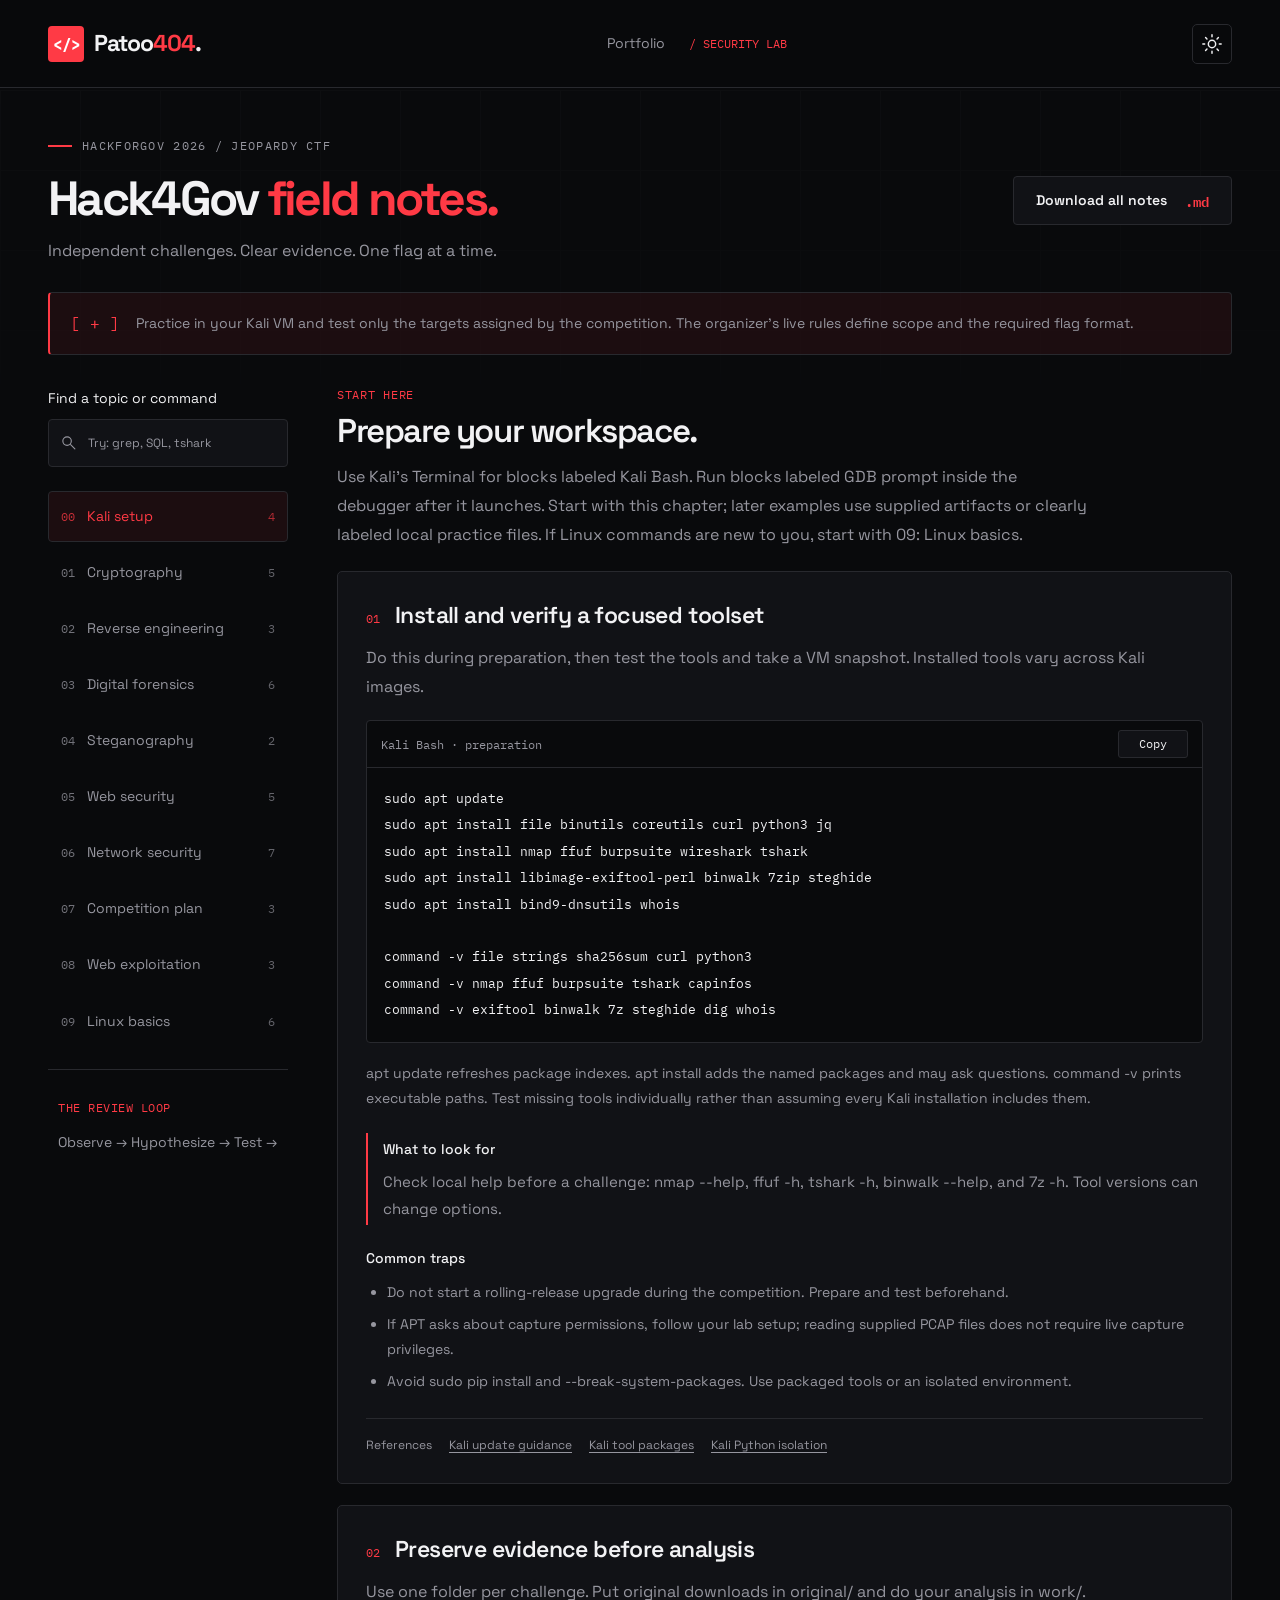
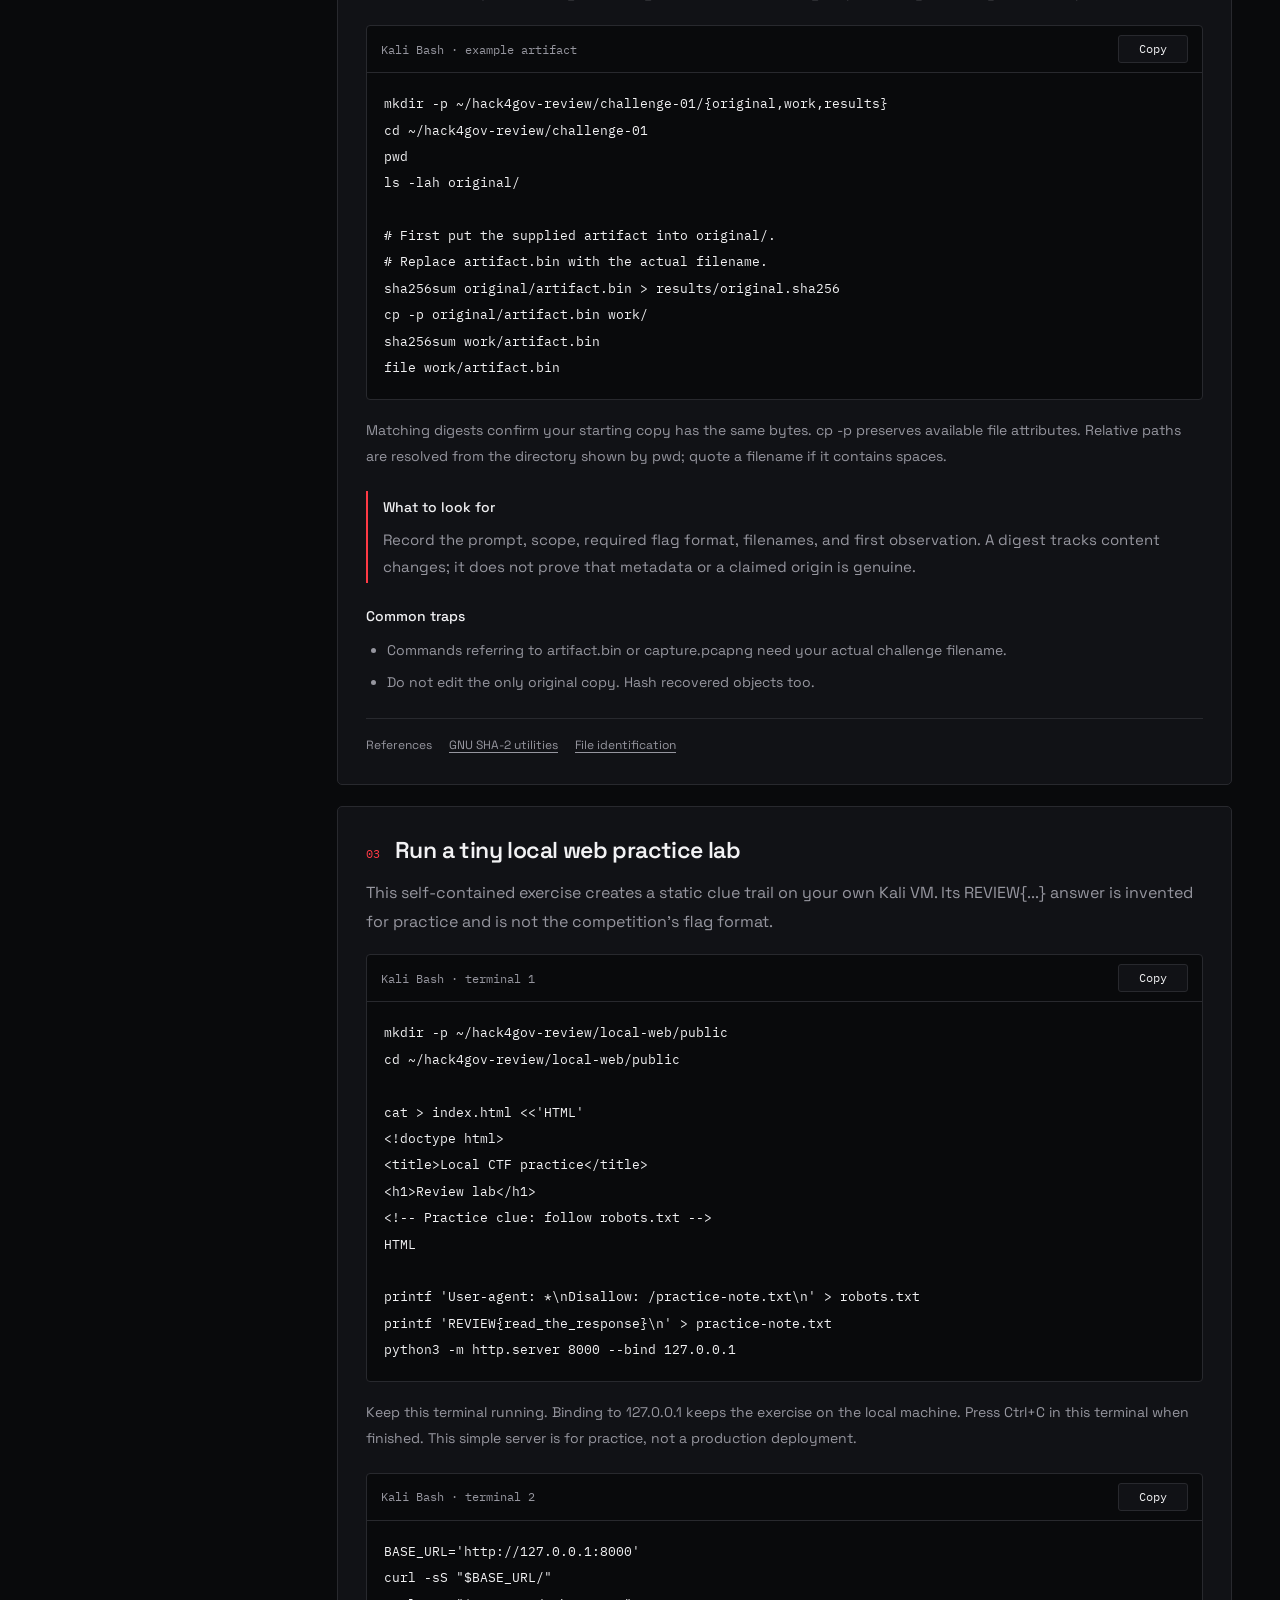
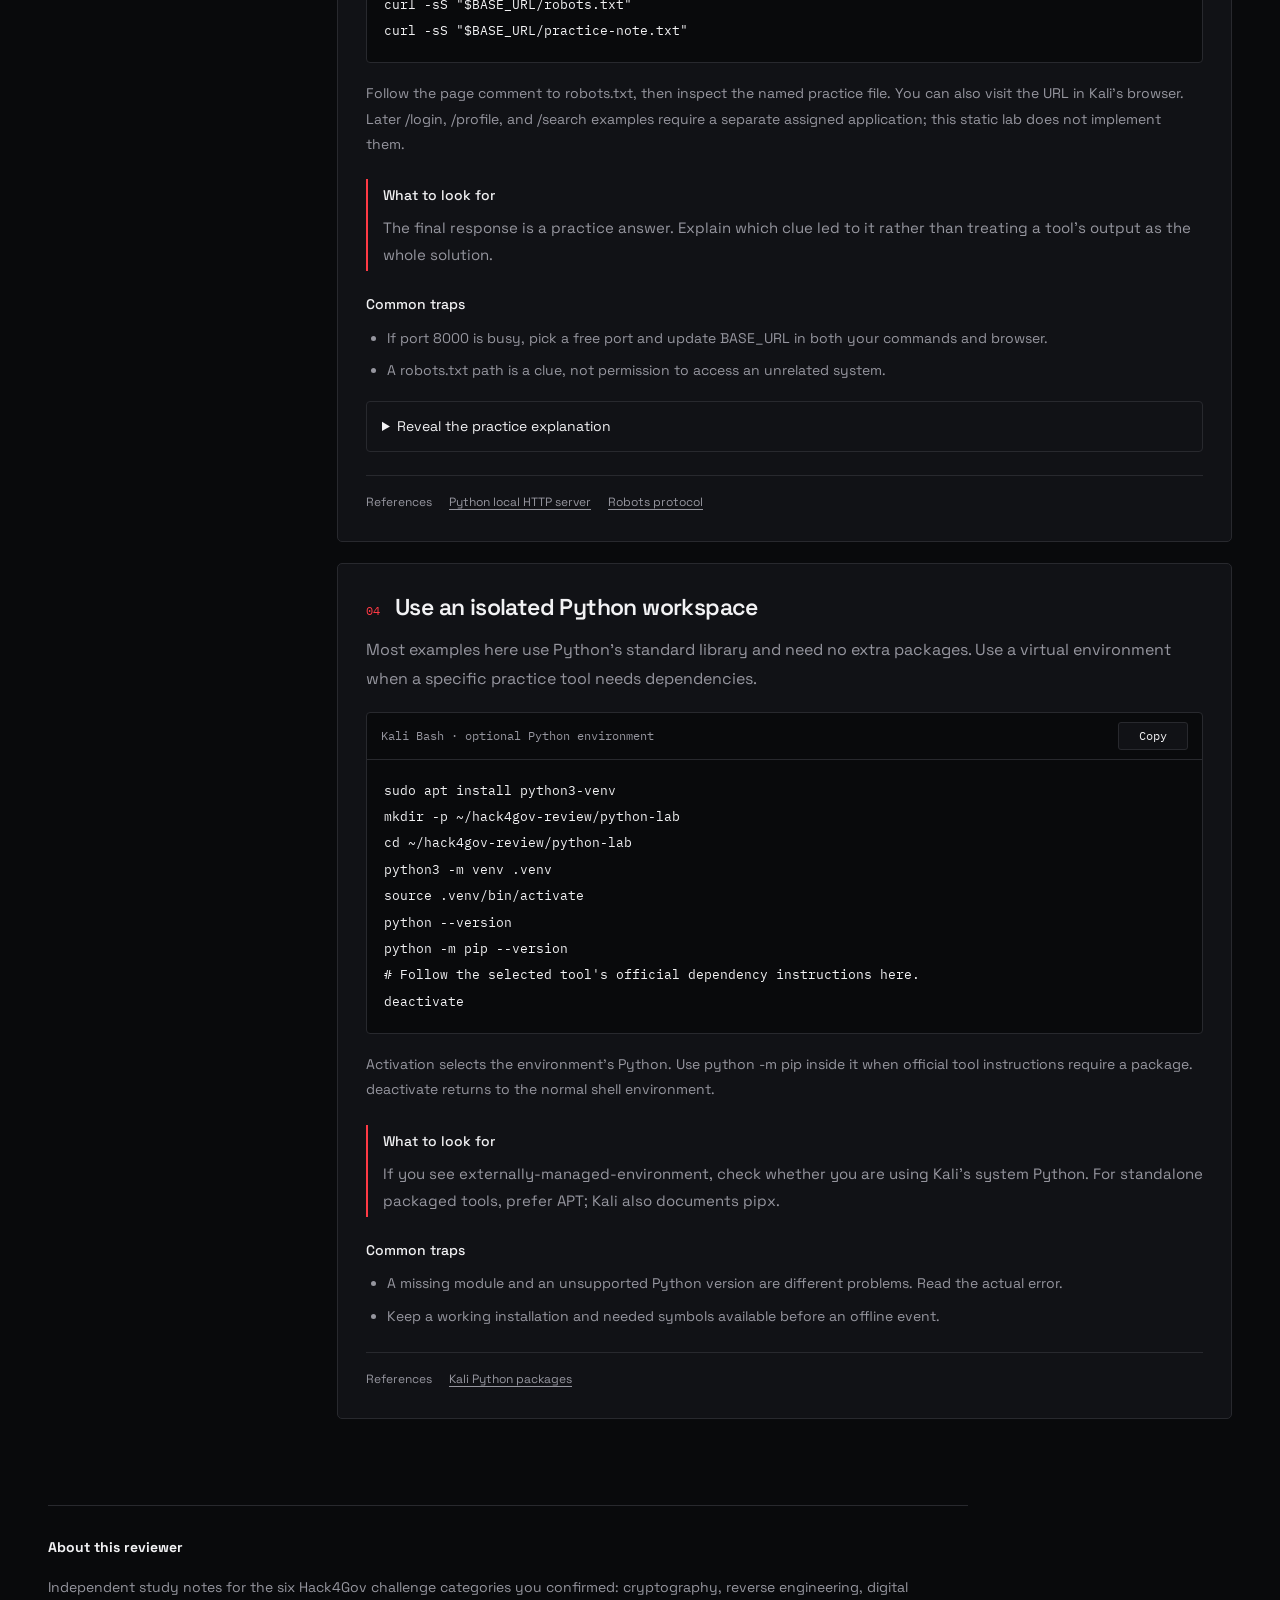
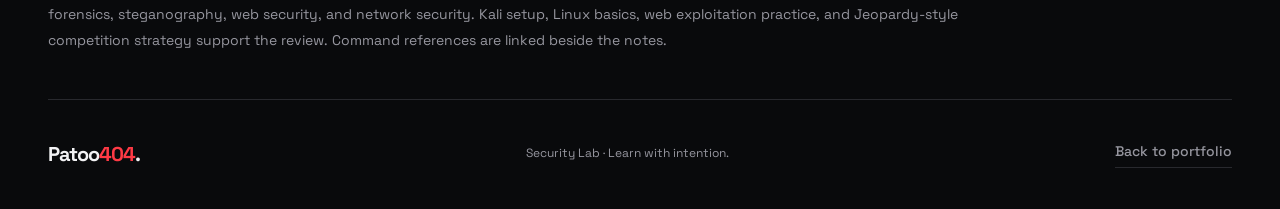
<file: security-lab.html>
<!doctype html>
<html lang="en" data-theme="dark">
<head>
  <meta charset="UTF-8"><meta name="viewport" content="width=device-width, initial-scale=1">
  <meta name="theme-color" content="#090a0c">
  <meta name="description" content="Patoo404's Hack4Gov review notes: Kali Linux workflows for cryptography, reverse engineering, digital forensics, steganography, web security, and network security.">
  <title>Hack4Gov Field Notes — Patoo404 Security Lab</title>
  <link rel="icon" type="image/svg+xml" href="data:image/svg+xml,%3Csvg xmlns='http://www.w3.org/2000/svg' viewBox='0 0 32 32'%3E%3Crect width='32' height='32' rx='6' fill='%23090a0c'/%3E%3Cpath d='M12 9 5 16l7 7M20 9l7 7-7 7' fill='none' stroke='%23ff3a45' stroke-width='3'/%3E%3C/svg%3E">
  <link rel="stylesheet" href="styles.css"><link rel="stylesheet" href="lab.css">
  <script>try{document.documentElement.dataset.theme=localStorage.getItem('patoo-theme')==='light'?'light':'dark'}catch{}</script>
  <script src="lab-notes.js" defer></script><script src="lab.js" defer></script>
</head>
<body class="lab-page">
  <a class="skip-link" href="#review-content">Skip to review notes</a>
  <header class="site-header"><a class="brand" href="index.html#home" aria-label="Patoo404 portfolio"><span class="brand-mark" aria-hidden="true">&lt;/&gt;</span>Patoo<span class="red">404</span>.</a><nav class="lab-header-nav" aria-label="Lab navigation"><a href="index.html#projects">Portfolio</a><span class="lab-location mono">/ SECURITY LAB</span></nav><button id="theme-toggle" class="icon-button" aria-label="Switch to light mode" title="Switch to light mode"><svg class="sun-icon" viewBox="0 0 24 24" aria-hidden="true"><circle cx="12" cy="12" r="4"/><path d="M12 2v2m0 16v2M2 12h2m16 0h2M5 5l1.5 1.5M17.5 17.5 19 19M5 19l1.5-1.5M17.5 6.5 19 5"/></svg><svg class="moon-icon" viewBox="0 0 24 24" aria-hidden="true"><path d="M20 14.5A8.5 8.5 0 0 1 9.5 4 8.5 8.5 0 1 0 20 14.5Z"/></svg></button></header>
  <main class="wrap lab-main">
    <div class="lab-heading"><div><p class="eyebrow"><span class="tiny-line"></span> HACKFORGOV 2026 / JEOPARDY CTF</p><h1>Hack4Gov <span class="red">field notes.</span></h1><p>Independent challenges. Clear evidence. One flag at a time.</p></div><a id="download-review" class="button lab-download" href="hack4gov-review.md" download>Download all notes <span aria-hidden="true">.md</span></a></div>
    <div class="lab-scope"><span class="scope-mark mono" aria-hidden="true">[ + ]</span><p>Practice in your Kali VM and test only the targets assigned by the competition. The organizer's live rules define scope and the required flag format.</p></div>
    <div class="lab-layout">
      <aside class="lab-sidebar"><label for="note-search" class="search-label">Find a topic or command</label><div class="search-field"><svg viewBox="0 0 24 24" aria-hidden="true"><circle cx="10" cy="10" r="6"/><path d="m15 15 6 6"/></svg><input id="note-search" type="search" placeholder="Try: grep, SQL, tshark" autocomplete="off"></div><nav id="chapter-nav" aria-label="Study chapters"></nav><div class="lab-sidebar-note"><span class="mono red">THE REVIEW LOOP</span><p>Observe → Hypothesize → Test → Record</p><p>Keep the original evidence. Work on a copy.</p></div></aside>
      <section id="review-content" class="review-content" tabindex="-1" aria-label="Review notes"><div id="chapter-header"></div><div id="notes-list"></div><p id="search-status" class="sr-only" role="status" aria-live="polite"></p></section>
    </div>
    <div class="lab-attribution"><strong>About this reviewer</strong><p>Independent study notes for the six Hack4Gov challenge categories you confirmed: cryptography, reverse engineering, digital forensics, steganography, web security, and network security. Kali setup, Linux basics, web exploitation practice, and Jeopardy-style competition strategy support the review. Command references are linked beside the notes.</p></div>
  </main>
  <footer class="wrap footer"><a class="brand" href="index.html">Patoo<span class="red">404</span>.</a><span>Security Lab · Learn with intention.</span><a class="text-link" href="index.html#projects">Back to portfolio</a></footer>
  <div id="lab-toast" class="toast" role="status" aria-live="polite" hidden></div>
</body>
</html>
</file>
<file: styles.css>
@import url('https://fonts.googleapis.com/css2?family=IBM+Plex+Mono:wght@400;500;600&family=Space+Grotesk:wght@400;500;600;700&display=swap');
:root{color-scheme:dark;--bg:#090a0c;--surface:#111216;--raised:#17181d;--text:#f2f2f4;--muted:#96969f;--line:#28292e;--accent:#ff3a45;--accent-soft:rgba(255,58,69,.08);--header:rgba(9,10,12,.92);--mono:'IBM Plex Mono',Consolas,monospace;--sans:'Space Grotesk',Arial,sans-serif}
[data-theme="light"]{color-scheme:light;--bg:#f7f7f9;--surface:#fff;--raised:#eeeef2;--text:#17171c;--muted:#62626c;--line:#d9d9df;--accent:#cb1c30;--accent-soft:rgba(203,28,48,.06);--header:rgba(247,247,249,.94)}
*{box-sizing:border-box}html{scroll-behavior:smooth;scroll-padding-top:100px}body{margin:0;background:var(--bg);color:var(--text);font:16px/1.65 var(--sans);transition:background-color .25s,color .25s}body::before{content:'';position:absolute;inset:90px 0 auto;height:770px;background-image:linear-gradient(var(--line) 1px,transparent 1px),linear-gradient(90deg,var(--line) 1px,transparent 1px);background-size:80px 80px;opacity:.13;mask-image:linear-gradient(#000,transparent);pointer-events:none}a{color:inherit;text-decoration:none}button,input{font:inherit}button{cursor:pointer}button,a{ -webkit-tap-highlight-color:transparent}button:focus-visible,a:focus-visible{outline:2px solid var(--accent);outline-offset:6px}button:disabled{cursor:default}::selection{background:var(--accent);color:#fff}svg{width:22px;height:22px;fill:none;stroke:currentColor;stroke-width:1.6;stroke-linecap:round;stroke-linejoin:round}.wrap{width:min(1240px,calc(100% - 96px));margin-inline:auto}.red{color:var(--accent)}.mono,.eyebrow{font-family:var(--mono)}.site-header{height:88px;padding-inline:48px;display:flex;align-items:center;justify-content:space-between;border-bottom:1px solid var(--line);position:sticky;top:0;z-index:30;background:var(--header);backdrop-filter:blur(18px)}.brand{font-size:23px;font-weight:700;letter-spacing:-1px;display:inline-flex;align-items:center;white-space:nowrap}.brand-mark{display:inline-grid;place-items:center;background:var(--accent);color:#fff;font:700 16px var(--mono);width:36px;height:36px;margin-right:10px;border-radius:4px}.brand-dot{color:var(--accent)}.desktop-nav{display:flex;gap:29px;font-size:14px}.desktop-nav a{color:var(--muted);transition:color .2s}.desktop-nav a:hover,.desktop-nav a.active{color:var(--text)}.header-actions{display:flex;gap:22px;align-items:center}.icon-button{background:transparent;border:1px solid var(--line);width:40px;height:40px;display:grid;place-items:center;border-radius:5px;color:var(--text);transition:border-color .2s}.icon-button:hover{border-color:var(--accent)}.moon-icon{display:none}[data-theme=light] .moon-icon{display:block}[data-theme=light] .sun-icon{display:none}.nav-contact{font-size:14px;font-weight:600;display:flex;align-items:center;gap:12px}.contact-dot{width:7px;height:7px;background:var(--accent);border-radius:50%}.menu-toggle{display:none}.mobile-nav{position:absolute;top:87px;left:0;right:0;padding:20px 28px;background:var(--surface);border-bottom:1px solid var(--line)}.mobile-nav a{display:block;padding:10px;font-size:16px}.skip-link{position:fixed;left:20px;top:-80px;background:var(--accent);padding:10px 18px;z-index:100;color:#fff}.skip-link:focus{top:12px}.hero{min-height:700px;padding-block:72px 58px;display:grid;grid-template-columns:1.24fr 1fr;gap:85px;align-items:center;position:relative}.eyebrow{font-size:12px;letter-spacing:1.3px;color:var(--muted);display:flex;align-items:center;gap:10px;margin:0 0 32px}.tiny-line{width:24px;height:2px;background:var(--accent)}.terminal-path{font:14px var(--mono);color:var(--muted);margin:0 0 16px}.terminal-path{word-spacing:0}h1{font-size:clamp(72px,7.2vw,104px);line-height:.95;letter-spacing:-7px;margin:0 0 30px;font-weight:700}.title-period{letter-spacing:-4px}.hero-intro{font-size:17px;line-height:1.8;color:var(--muted);max-width:515px;margin:0 0 28px}.hero-intro strong{color:var(--text);font-weight:500}.hero-buttons{display:flex;gap:27px;align-items:center}.button{min-height:49px;padding:12px 22px;display:inline-flex;gap:27px;align-items:center;justify-content:center;font-size:14px;font-weight:600;border:1px solid var(--accent);border-radius:4px;transition:transform .2s,box-shadow .2s,background .2s}.primary{background:var(--accent);color:#fff}.primary:hover{transform:translateY(-3px);box-shadow:0 8px 30px rgba(255,58,69,.2)}.button span{font-family:var(--mono)}.text-link{font-size:14px;font-weight:500;border-bottom:1px solid var(--line);padding-bottom:4px;transition:color .2s,border-color .2s}.text-link:hover{color:var(--accent);border-color:var(--accent)}.hero-meta{margin-top:38px;display:flex;gap:25px;color:var(--muted);font:12px var(--mono)}.meta-cross{color:var(--accent);font-size:17px;margin-right:5px}.portrait-column{position:relative}.portrait-top,.portrait-bottom{display:flex;justify-content:space-between;font-size:12px;color:var(--muted);letter-spacing:.6px}.portrait-top{margin-bottom:13px}.portrait-bottom{margin-top:16px;font-size:10px}.portrait-frame{height:455px;position:relative;background:var(--surface);border:1px solid var(--line);padding:10px;overflow:hidden;border-radius:4px}.portrait-frame img{height:100%;width:100%;object-fit:cover;object-position:47% 47%;filter:grayscale(100%) contrast(1.08);opacity:.8;transition:filter .6s,opacity .6s,transform .6s}.portrait-frame:hover img{filter:grayscale(0);opacity:1;transform:scale(1.025)}.portrait-frame:after{content:'';position:absolute;inset:10px;background:linear-gradient(transparent 42%,rgba(9,10,12,.12) 60%,rgba(9,10,12,.95));pointer-events:none}.portrait-label{position:absolute;z-index:2;bottom:30px;left:32px;color:#fff;display:flex;flex-direction:column;gap:4px}.portrait-label>.mono{color:#ccc;font-size:11px;letter-spacing:2px}.portrait-label strong{font-size:36px;letter-spacing:-1.5px;line-height:1.3}.portrait-label>span:last-child{font:10px var(--mono);color:#c3c3cb;letter-spacing:1.2px}.corner{position:absolute;width:31px;height:31px;z-index:3;border-color:var(--accent);border-style:solid}.top-left{left:0;top:0;border-width:2px 0 0 2px}.bottom-right{right:0;bottom:0;border-width:0 2px 2px 0}.portrait-scan{height:1px;background:rgba(255,58,69,.45);box-shadow:0 0 20px rgba(255,58,69,.25);position:absolute;top:10%;left:10px;right:10px;z-index:2;animation:scan 8s ease-in-out infinite;pointer-events:none}.blink{animation:blink 1.2s step-end infinite;color:var(--accent)}.principles-strip{border-block:1px solid var(--line);background:var(--surface);padding:22px 0}.principles-strip .wrap{display:flex;align-items:center;justify-content:space-between;gap:25px}.principles-strip span{font:12px var(--mono);letter-spacing:1.3px;color:var(--muted)}.principles-strip b{font:20px var(--mono);color:var(--accent);font-weight:400}.footer{border-top:1px solid var(--line);min-height:110px;display:flex;justify-content:space-between;align-items:center;gap:20px;color:var(--muted);font-size:12px}.footer .brand{color:var(--text);font-size:20px}.toast{position:fixed;bottom:24px;left:50%;transform:translateX(-50%);border:1px solid var(--line);background:var(--surface);color:var(--text);padding:14px 22px;max-width:calc(100% - 32px);box-shadow:0 10px 40px #0003;border-radius:6px;z-index:60;font-size:14px}.toast[hidden]{display:none}@keyframes blink{50%{opacity:0}}@keyframes scan{0%,100%{top:12%;opacity:.2}50%{top:80%;opacity:.6}}
@media(min-width:1600px){.hero{min-height:760px}}@media(max-width:1100px){.wrap{width:calc(100% - 64px)}.site-header{padding-inline:32px}.desktop-nav{gap:20px}.hero{gap:44px}h1{font-size:88px;letter-spacing:-5px}.hero-meta{gap:15px;flex-wrap:wrap}.portrait-frame{height:425px}.eyebrow{font-size:11px;letter-spacing:.6px}.principles-strip span{font-size:11px;letter-spacing:.5px}}@media(max-width:800px){.desktop-nav{display:none}.menu-toggle{display:flex;flex-direction:column;justify-content:center;gap:5px}.menu-toggle span{height:1.5px;background:currentColor;width:17px}.nav-contact{display:none}.header-actions{gap:10px}.site-header{height:74px;padding-inline:24px}.mobile-nav{top:73px}.wrap{width:calc(100% - 48px)}.hero{grid-template-columns:1fr;gap:48px;padding-block:55px 40px}.hero-copy{max-width:650px}h1{font-size:clamp(66px,14vw,96px);letter-spacing:-5px}.hero-intro{max-width:590px}.portrait-column{width:100%;max-width:520px}.portrait-frame{height:430px}.portrait-frame img{object-position:center 46%}.hero-meta{margin-top:28px}.principles-strip .wrap{flex-wrap:wrap;justify-content:center;gap:15px 20px}.principles-strip b:last-of-type{display:none}.footer{flex-wrap:wrap;justify-content:center;padding-block:25px;text-align:center}.footer>span{order:3;width:100%}}@media(max-width:430px){.hero{padding-top:40px}.eyebrow{font-size:10px;letter-spacing:.2px;margin-bottom:25px}.hero-buttons{gap:19px}.button{padding-inline:17px;gap:18px}.hero-intro{font-size:16px}.portrait-frame{height:375px}.brand{font-size:21px}.portrait-bottom{font-size:9px}.hero-meta{font-size:11px}.principles-strip b{display:none}.principles-strip span{width:calc(50% - 15px);text-align:center;font-size:10px}}
.section{padding-block:100px;scroll-margin-top:30px}.section-heading{margin-bottom:42px}.section .eyebrow{margin-bottom:18px;font-size:12px;letter-spacing:1.5px}.section-number{color:var(--accent)}h2{font-size:clamp(36px,4.1vw,55px);font-weight:600;letter-spacing:-2.6px;line-height:1.13;margin:0 0 22px}h3{font-weight:600}.section p{color:var(--muted)}.section .eyebrow{color:var(--muted)}.about-grid{display:grid;grid-template-columns:1.14fr 1fr;gap:100px;align-items:center}.about-grid>div>p{max-width:540px;margin:0 0 18px;font-size:16px;line-height:1.85}.about-note{display:flex;gap:14px;padding-top:14px;font:12px var(--mono);color:var(--muted)}.terminal-card{background:var(--surface);border:1px solid var(--line);border-radius:6px;overflow:hidden;font:13px/1.7 var(--mono)}.terminal-bar{display:flex;justify-content:space-between;align-items:center;padding:14px 18px;border-bottom:1px solid var(--line);color:var(--muted);font-size:11px}.terminal-dots{display:flex;gap:5px}.terminal-dots i{width:7px;height:7px;background:var(--line);border-radius:50%}.terminal-dots i:first-child{background:var(--accent)}.terminal-body{padding:23px 25px;overflow-wrap:anywhere}.terminal-body p{color:var(--text);margin:20px 0 6px}.terminal-body p:first-child{margin-top:0}.terminal-body div{color:var(--muted)}.terminal-comment{color:var(--accent)}.terminal-body .terminal-last{margin-bottom:0}.heading-split{display:flex;align-items:flex-end;justify-content:space-between;gap:30px}.heading-split h2{margin-bottom:0}.heading-split>p{font-size:14px;line-height:1.8;margin:0 0 4px}.arsenal-section,.education-section{background:var(--surface);border-block:1px solid var(--line)}.stack-filters{display:flex;gap:8px;flex-wrap:wrap;margin-bottom:32px}.filter-button{color:var(--muted);border:1px solid var(--line);background:transparent;padding:10px 20px;font-size:14px;border-radius:4px;transition:color .2s,background .2s,border-color .2s}.filter-button:hover{color:var(--text);border-color:var(--muted)}.filter-button.selected{color:var(--accent);border-color:var(--accent);background:var(--accent-soft)}.stack-row{display:grid;grid-template-columns:260px 1fr;gap:30px;padding:24px 0;border-top:1px solid var(--line);align-items:start}.stack-row:last-child{border-bottom:1px solid var(--line)}.stack-category{font-size:14px;display:flex;align-items:center;gap:13px;margin:6px 0;line-height:1.5}.stack-icon{color:var(--accent);display:flex;flex-shrink:0}.stack-icon svg{width:19px;height:19px}.stack-chips{display:flex;flex-wrap:wrap;gap:8px}.tech-chip{font:12px/1.5 var(--mono);padding:8px 12px;border:1px solid var(--line);border-radius:3px;background:var(--bg);color:var(--muted);transition:color .2s,border-color .2s,transform .2s}.tech-chip:hover{color:var(--text);border-color:var(--accent);transform:translateY(-2px)}.project-grid{display:grid;grid-template-columns:repeat(3,1fr);gap:23px}.project-card{background:var(--surface);border:1px solid var(--line);border-radius:5px;overflow:hidden;transition:transform .25s,border-color .25s}.project-card:hover{transform:translateY(-6px);border-color:var(--accent)}.project-preview{position:relative;height:165px;border-bottom:1px solid var(--line);background:radial-gradient(ellipse at 50% 100%,var(--accent-soft),transparent 70%),var(--surface);display:grid;place-items:center}.project-index{position:absolute;top:18px;left:20px;font:12px var(--mono);color:var(--muted)}.project-symbol{display:grid;place-items:center;width:62px;height:62px;border:1px solid var(--line);background:var(--bg);border-radius:8px;color:var(--accent);transform:rotate(-6deg);transition:transform .25s}.project-symbol svg{width:30px;height:30px}.project-card:hover .project-symbol{transform:rotate(0)}.project-status{position:absolute;top:18px;right:18px;font-size:10px;color:var(--muted);letter-spacing:.7px}.project-body{padding:25px}.project-body .project-category{color:var(--accent);font-size:10px;letter-spacing:1px;margin:0 0 12px}.project-body h3{font-size:23px;letter-spacing:-.7px;line-height:1.3;margin:0 0 13px}.project-description{font-size:14px;line-height:1.8;margin:0 0 25px}.project-tags{display:flex;gap:7px;flex-wrap:wrap}.project-tags span{font:10px var(--mono);padding:4px 7px;background:var(--raised);color:var(--muted);border-radius:2px}.project-link{font-size:14px;color:var(--accent);display:inline-block;margin-top:20px;border-bottom:1px solid var(--accent)}.project-footnote{margin-top:28px;font-size:12px;color:var(--muted);display:flex;gap:10px}.education-grid{display:grid;grid-template-columns:1fr 1.38fr;gap:70px}.education-grid>div>p:not(.eyebrow){font-size:14px}.timeline{border-left:1px solid var(--line);padding-left:35px}.timeline-entry{position:relative;padding-bottom:36px;margin-bottom:30px;border-bottom:1px solid var(--line)}.timeline-entry:before{content:'';position:absolute;left:-41px;top:5px;width:9px;height:9px;border:1px solid var(--muted);border-radius:50%;background:var(--surface)}.timeline-entry.current:before{border-color:var(--accent);background:var(--accent);box-shadow:0 0 0 5px var(--accent-soft)}.timeline-entry:last-child{margin-bottom:0;padding-bottom:0;border-bottom:0}.timeline-date{font-size:12px;color:var(--muted);letter-spacing:.4px;display:flex;gap:17px;align-items:center;flex-wrap:wrap}.current-tag{color:var(--accent);background:var(--accent-soft);padding:2px 6px;font-size:10px;letter-spacing:.4px}.timeline h3{font-size:24px;line-height:1.3;letter-spacing:-.8px;margin:14px 0 8px}.timeline p{margin:0;font-size:14px;line-height:1.9;color:var(--text)}.timeline .school-detail{color:var(--muted);margin-bottom:11px;font-size:13px}.muted{color:var(--muted)}.contact-heading{display:flex;justify-content:space-between;align-items:flex-end;gap:30px;margin-bottom:38px}.contact-heading h2{font-size:clamp(44px,5.3vw,72px);margin:0;letter-spacing:-3.5px}.contact-heading p{font-size:14px;line-height:1.8;margin:0}.social-links{display:grid;grid-template-columns:repeat(3,1fr);gap:18px}.social-card{display:flex;gap:15px;align-items:center;padding:25px 22px;background:var(--surface);border:1px solid var(--line);border-radius:4px;transition:border-color .2s,transform .2s}.social-card:hover{border-color:var(--accent);transform:translateY(-3px)}.social-icon{color:var(--accent);display:flex}.social-icon svg{width:25px;height:25px}.social-content{display:flex;flex-direction:column;gap:3px}.social-content strong{font-size:16px;font-weight:500}.social-content span{font-size:12px;color:var(--muted)}.social-marker{margin-left:auto;font-size:10px;color:var(--muted);white-space:nowrap}.contact-signoff{display:flex;gap:10px;justify-content:center;margin-top:38px;font-size:11px;color:var(--muted)}.reveal-ready{opacity:0;transform:translateY(22px);transition:opacity .7s,transform .7s}.reveal-ready.visible{opacity:1;transform:none}
@media(max-width:1100px){.about-grid{gap:50px}.stack-row{grid-template-columns:220px 1fr;gap:20px}.social-marker{display:none}.social-card{padding:22px}.education-grid{gap:50px}.terminal-card{font-size:12px}}
@media(max-width:800px){.section{padding-block:68px}.about-grid{grid-template-columns:1fr;gap:35px}.terminal-card{max-width:600px;font-size:13px}.heading-split{align-items:flex-start;flex-direction:column;gap:16px}.heading-split>p br{display:none}.section-heading{margin-bottom:30px}.stack-row{grid-template-columns:1fr;gap:12px;padding:22px 0}.stack-category{margin:0 0 3px}.project-grid{grid-template-columns:1fr}.project-card{display:grid;grid-template-columns:180px 1fr}.project-preview{height:100%;min-height:230px;border-bottom:0;border-right:1px solid var(--line)}.project-status{top:auto;bottom:20px;left:20px;right:auto}.project-body{padding:26px}.project-description{margin-bottom:19px}.education-grid{grid-template-columns:1fr;gap:32px}.education-grid h2 br{display:none}.timeline{margin-left:5px}.contact-heading{flex-direction:column;align-items:flex-start;gap:22px}.contact-heading p br{display:none}.social-links{grid-template-columns:1fr}.social-marker{display:block}.contact-signoff{font-size:10px}.section{scroll-margin-top:0}.tech-chip{font-size:12px}.section .eyebrow{font-size:11px}}
@media(max-width:480px){h2{font-size:35px;letter-spacing:-1.8px}.terminal-body{padding:20px;font-size:12px}.terminal-bar{font-size:10px;padding-inline:13px}.filter-button{padding:9px 12px;font-size:12px}.stack-filters{gap:6px}.project-card{display:block}.project-preview{height:150px;min-height:0;border-right:0;border-bottom:1px solid var(--line)}.project-status{top:18px;bottom:auto;left:auto;right:18px}.project-body{padding:24px}.timeline{padding-left:25px}.timeline-entry:before{left:-31px}.timeline h3{font-size:22px}.contact-heading h2{font-size:44px;letter-spacing:-2.5px}.contact-signoff{font-size:9px}.project-footnote{font-size:11px;line-height:1.8}.about-note{font-size:11px;line-height:1.8}.tech-chip{padding:7px 10px}}
.linked-project{position:relative;cursor:pointer}.linked-project .project-link::after{content:'';position:absolute;inset:0}.linked-project:focus-within{border-color:var(--accent);outline:2px solid var(--accent);outline-offset:4px}
/* Keep interface text readable on small screens. */
.eyebrow,.section .eyebrow{font-size:12px}.portrait-bottom,.portrait-label>.mono,.portrait-label>span:last-child,.terminal-bar,.project-status,.project-body .project-category,.project-tags span,.current-tag,.social-marker,.contact-signoff,.about-note,.hero-meta,.project-footnote,.principles-strip span{font-size:12px}.filter-button{font-size:14px}.project-description,.heading-split>p,.contact-heading p,.timeline p{font-size:16px}.timeline .school-detail{font-size:14px}.contact-signoff{flex-wrap:wrap}.portrait-bottom{gap:12px;flex-wrap:wrap}.portrait-label>span:last-child{letter-spacing:.7px}.terminal-bar{gap:10px}.terminal-bar>span:last-child{flex-shrink:0}
@media(prefers-reduced-motion:reduce){html{scroll-behavior:auto}*,*::before,*::after{animation:none!important;transition:none!important}.reveal-ready{opacity:1;transform:none}}
</file>
<file: lab.css>
.lab-page::before{height:370px}.lab-header-nav{display:flex;gap:24px;align-items:center;font-size:14px;color:var(--muted)}.lab-header-nav a:hover{color:var(--accent)}.lab-location{font-size:12px;color:var(--accent)}.lab-main{position:relative}.lab-heading{display:flex;justify-content:space-between;gap:30px;align-items:center;padding:48px 0 28px}.lab-heading .eyebrow{margin:0 0 15px;font-size:12px}.lab-heading h1{font-size:48px;letter-spacing:-2.7px;line-height:1.15;margin:0 0 12px}.lab-heading>div>p:last-child{margin:0;color:var(--muted);font-size:16px}.lab-download{border-color:var(--line);white-space:nowrap;color:var(--text);background:var(--surface);gap:18px}.lab-download:hover{border-color:var(--accent);color:var(--accent)}.lab-download span{color:var(--accent)}.lab-scope{display:flex;gap:16px;align-items:center;padding:17px 20px;margin-bottom:32px;background:var(--accent-soft);border:1px solid var(--line);border-left:2px solid var(--accent);border-radius:4px}.scope-mark{color:var(--accent);flex-shrink:0}.lab-scope p{font-size:14px;line-height:1.7;color:var(--muted);margin:0}.lab-layout{display:grid;grid-template-columns:245px minmax(0,1fr);gap:44px;align-items:start;padding-bottom:65px}.lab-sidebar{position:sticky;top:113px}.search-label{display:block;font-size:14px;margin-bottom:9px;color:var(--text)}.search-field{display:flex;align-items:center;gap:9px;border:1px solid var(--line);background:var(--surface);border-radius:4px;padding:10px 11px;margin-bottom:24px}.search-field:focus-within{border-color:var(--accent)}.search-field svg{width:17px;height:17px;color:var(--muted);flex-shrink:0}.search-field input{width:100%;min-width:0;background:transparent;border:0;outline:0;color:var(--text);font-size:14px;line-height:1.7}.search-field input::placeholder{font-size:12px;color:var(--muted)}.chapter-button{display:flex;width:100%;text-align:left;gap:12px;align-items:center;padding:13px 12px;border:1px solid transparent;border-radius:4px;background:transparent;color:var(--muted);font-size:14px;margin-bottom:5px;transition:background .2s,color .2s}.chapter-button:hover{color:var(--text);background:var(--surface)}.chapter-button.selected{color:var(--accent);border-color:var(--line);background:var(--accent-soft)}.chapter-number{font:12px var(--mono);opacity:.75}.chapter-count{margin-left:auto;font:12px var(--mono);opacity:.65}.lab-sidebar-note{border-top:1px solid var(--line);padding:24px 10px;margin-top:22px}.lab-sidebar-note>span{font-size:12px;letter-spacing:.5px}.lab-sidebar-note p{font-size:14px;color:var(--muted);line-height:1.8;margin:10px 0}.chapter-heading{padding-bottom:22px}.chapter-kicker{font:12px var(--mono);color:var(--accent);margin:0 0 11px;letter-spacing:.7px}.chapter-heading h2{font-size:33px;letter-spacing:-1.4px;margin:0 0 13px}.chapter-heading>p:last-child{font-size:16px;line-height:1.8;color:var(--muted);margin:0;max-width:750px}.note-card{border:1px solid var(--line);background:var(--surface);border-radius:5px;padding:28px;margin-bottom:21px;overflow:hidden;scroll-margin-top:110px}.note-heading{display:flex;gap:15px;align-items:baseline;margin-bottom:13px}.note-step{font:12px var(--mono);color:var(--accent);flex-shrink:0}.note-card h3{font-size:23px;letter-spacing:-.6px;line-height:1.35;margin:0}.note-card p,.note-card li{font-size:16px;line-height:1.8;color:var(--muted)}.note-lead{margin:0 0 18px}.note-steps{padding-left:22px;margin:0 0 20px}.note-steps li{padding-left:4px;margin-bottom:7px}.code-panel{border:1px solid var(--line);border-radius:4px;background:var(--bg);margin:18px 0;overflow:hidden}.code-header{display:flex;justify-content:space-between;align-items:center;gap:16px;padding:9px 14px;border-bottom:1px solid var(--line);color:var(--muted);font:12px var(--mono)}.copy-button{border:1px solid var(--line);background:var(--surface);color:var(--text);font-size:12px;padding:4px 11px;border-radius:3px;min-width:70px;line-height:1.5}.copy-button:hover{border-color:var(--accent);color:var(--accent)}.code-panel pre{padding:18px 17px;margin:0;overflow-x:auto;max-width:100%;tab-size:4;scrollbar-color:var(--line) transparent}.code-panel code{font:13px/1.85 var(--mono);color:var(--text)}.code-explanation{font-size:14px!important;margin:0 0 22px!important}.note-callout{border-left:2px solid var(--accent);padding:3px 0 3px 15px;margin:18px 0}.note-callout strong{font-size:14px;font-weight:500;color:var(--text)}.note-callout p{margin:6px 0 0;font-size:15px}.pitfalls{margin-top:20px}.pitfalls>strong{font-size:14px;color:var(--text);font-weight:500}.pitfalls ul{padding-left:21px;margin:8px 0 0}.pitfalls li{font-size:14px;margin-bottom:7px}.note-sources{border-top:1px solid var(--line);padding-top:17px;margin-top:23px;display:flex;gap:8px 17px;flex-wrap:wrap;align-items:baseline;font-size:12px;color:var(--muted)}.note-sources a{color:var(--muted);text-decoration:underline;text-underline-offset:3px}.note-sources a:hover{color:var(--accent)}.drill-answer{border:1px solid var(--line);border-radius:4px;padding:13px 15px;margin-top:18px}.drill-answer summary{font-size:14px;cursor:pointer;color:var(--text)}.drill-answer p{font-size:15px;margin-bottom:0}.lab-attribution{border-top:1px solid var(--line);padding:28px 0 45px;max-width:920px}.lab-attribution strong{font-size:14px}.lab-attribution p{font-size:14px;color:var(--muted);line-height:1.9;margin-bottom:0}.empty-notes{border:1px dashed var(--line);border-radius:5px;padding:35px;text-align:center;color:var(--muted)}.sr-only{position:absolute;width:1px;height:1px;padding:0;margin:-1px;overflow:hidden;clip:rect(0,0,0,0);white-space:nowrap;border:0}.lab-page h1,.lab-page h2,.lab-page h3{overflow-wrap:anywhere}
@media(max-width:1100px){.lab-layout{grid-template-columns:215px minmax(0,1fr);gap:28px}.lab-heading h1{font-size:41px}.lab-heading{gap:20px}.note-card{padding:23px}}
@media(max-width:800px){.lab-heading{flex-direction:column;align-items:flex-start;padding-top:34px;gap:20px}.lab-heading h1{font-size:39px}.lab-layout{grid-template-columns:1fr;gap:26px}.lab-sidebar{position:static}.lab-sidebar-note{display:none}.search-field{margin-bottom:15px}.lab-sidebar nav{display:grid;grid-template-columns:repeat(3,1fr);gap:7px}.chapter-button{margin:0;font-size:13px;padding:10px 8px;gap:6px;background:var(--surface);border-color:var(--line)}.chapter-number{font-size:12px}.chapter-count{display:none}.lab-scope{margin-bottom:25px;padding:14px}.lab-header-nav{margin-left:auto;margin-right:17px}.lab-location{display:none}.chapter-heading h2{font-size:30px}.note-card h3{font-size:21px}.note-card{padding:22px}.lab-main{width:calc(100% - 48px)}}
@media(max-width:430px){.lab-header-nav{font-size:13px;margin-right:12px}.lab-heading h1{font-size:35px;letter-spacing:-1.7px}.lab-heading .eyebrow{font-size:11px;letter-spacing:.7px}.lab-heading>div>p:last-child{font-size:15px}.lab-scope{gap:10px;align-items:flex-start}.lab-scope p{font-size:13px}.lab-sidebar nav{grid-template-columns:repeat(2,1fr)}.chapter-button{font-size:14px;padding:10px}.note-card{padding:19px 17px}.note-card h3{font-size:20px}.code-panel pre{padding:14px}.code-panel code{font-size:12px}.code-header{padding-inline:10px;gap:8px}.code-header>span{font-size:11px}.note-heading{gap:11px}.chapter-heading>p:last-child{font-size:15px}}
.lab-sidebar,.review-content{min-width:0}
@media(max-width:800px){.lab-layout{grid-template-columns:minmax(0,1fr)}.lab-sidebar nav{grid-template-columns:repeat(3,minmax(0,1fr))}}
@media(max-width:430px){.lab-sidebar nav{grid-template-columns:repeat(2,minmax(0,1fr))}}

#chapter-header{scroll-margin-top:110px}
@media(min-width:801px){.lab-sidebar{max-height:calc(100vh - 135px);overflow-y:auto;scrollbar-width:thin;scrollbar-color:var(--line) transparent;padding-right:5px}}
</file>
